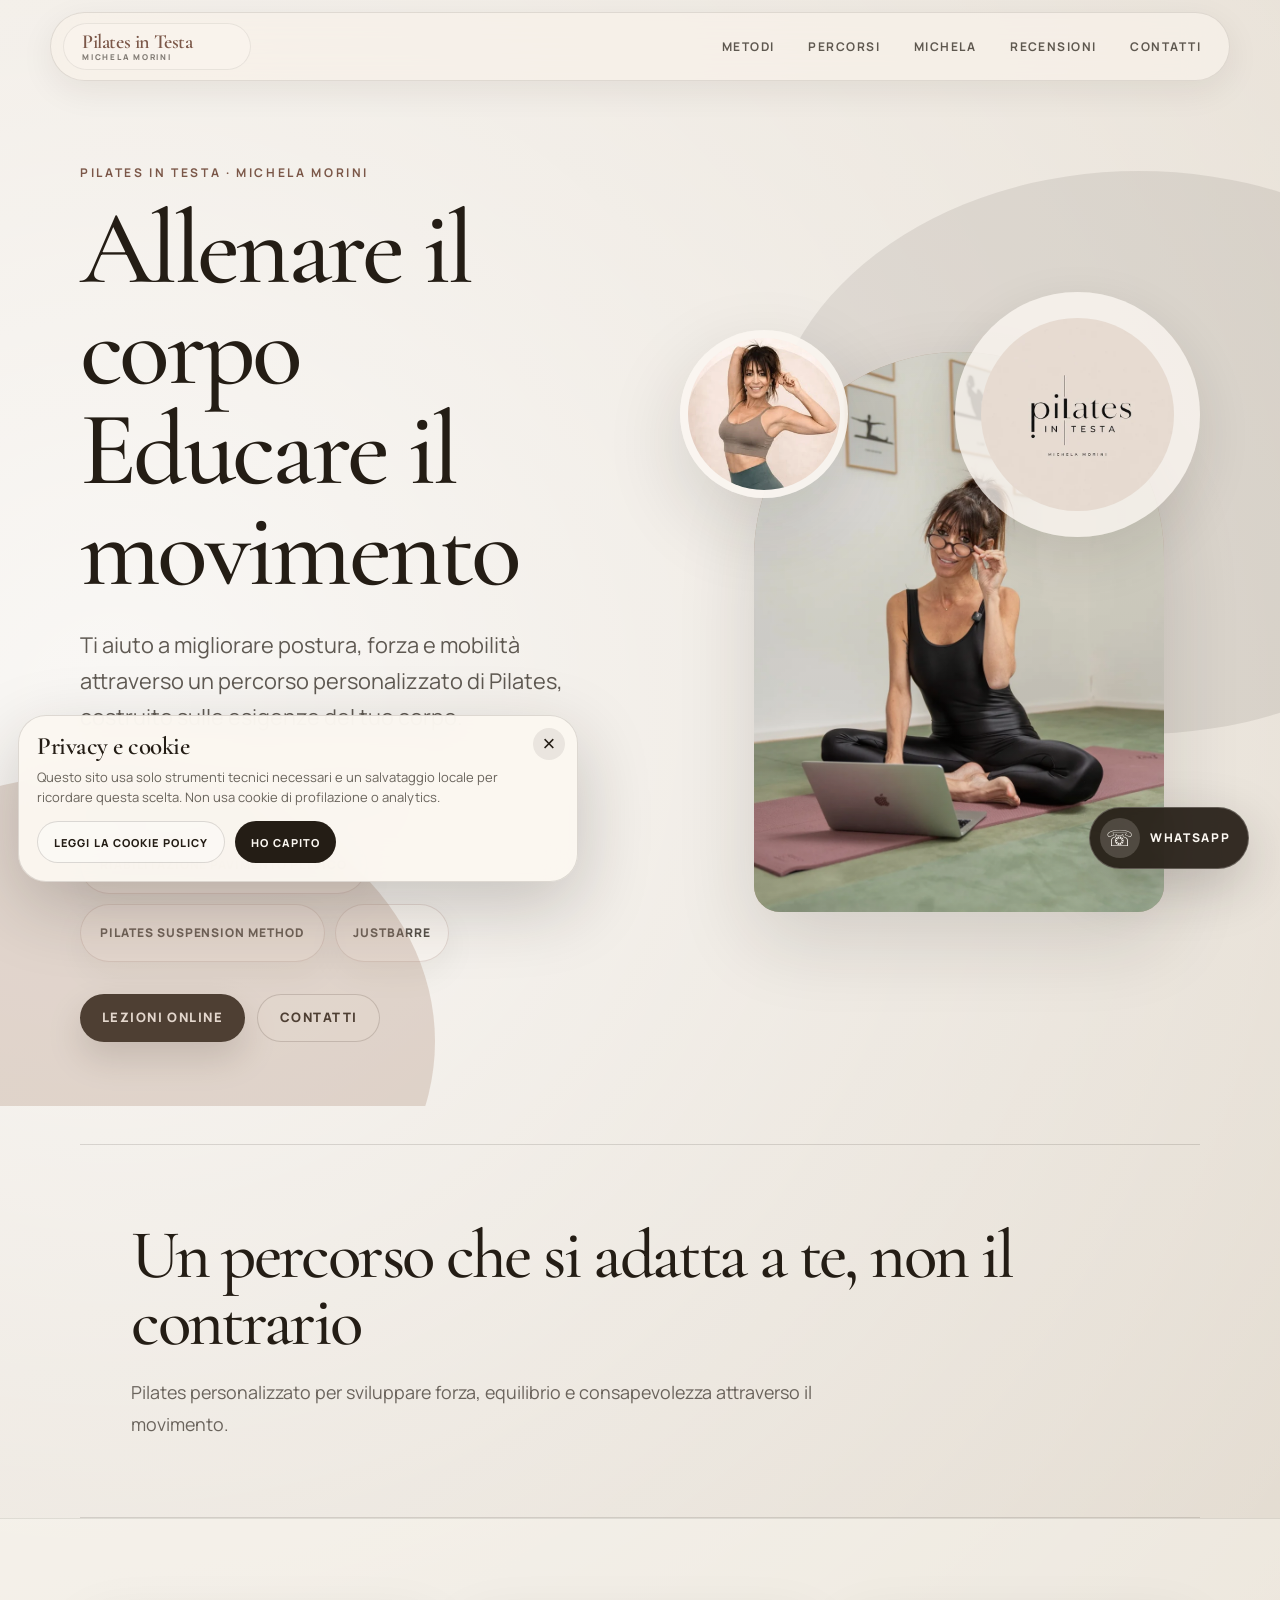
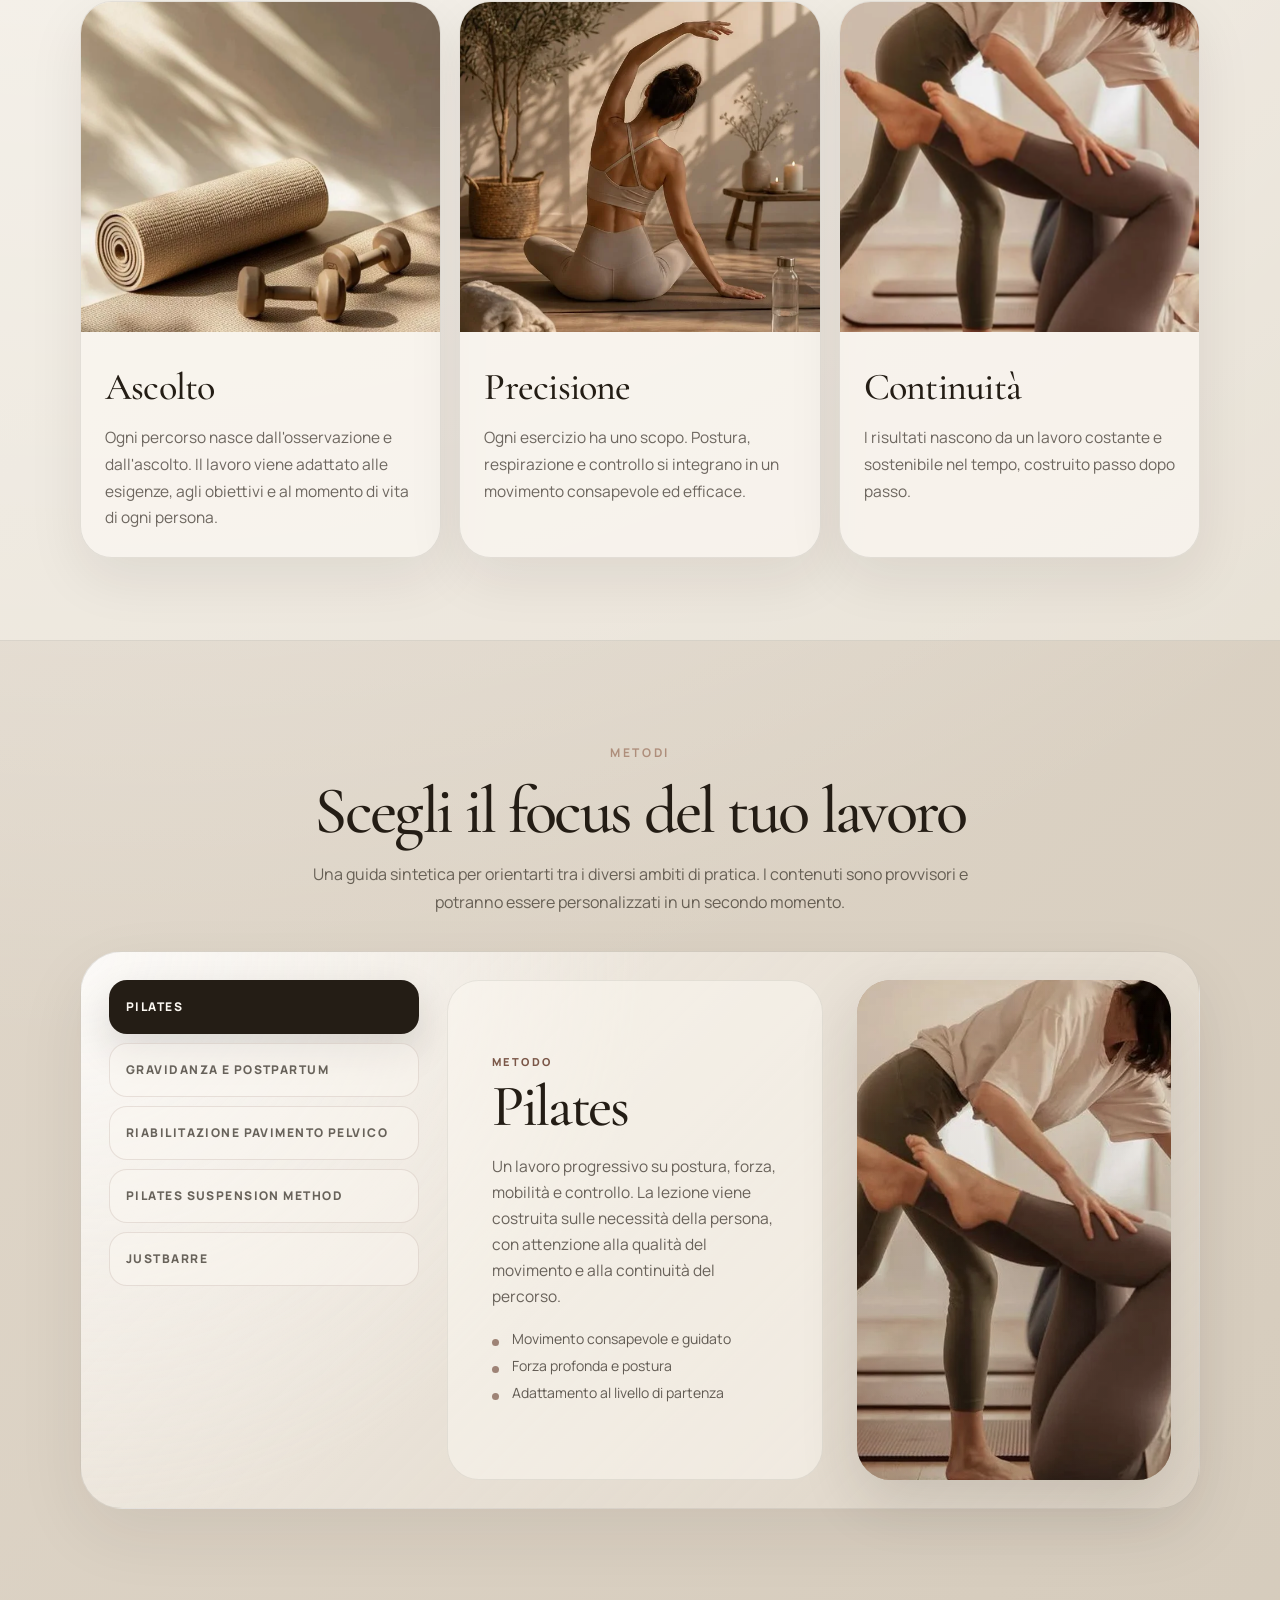
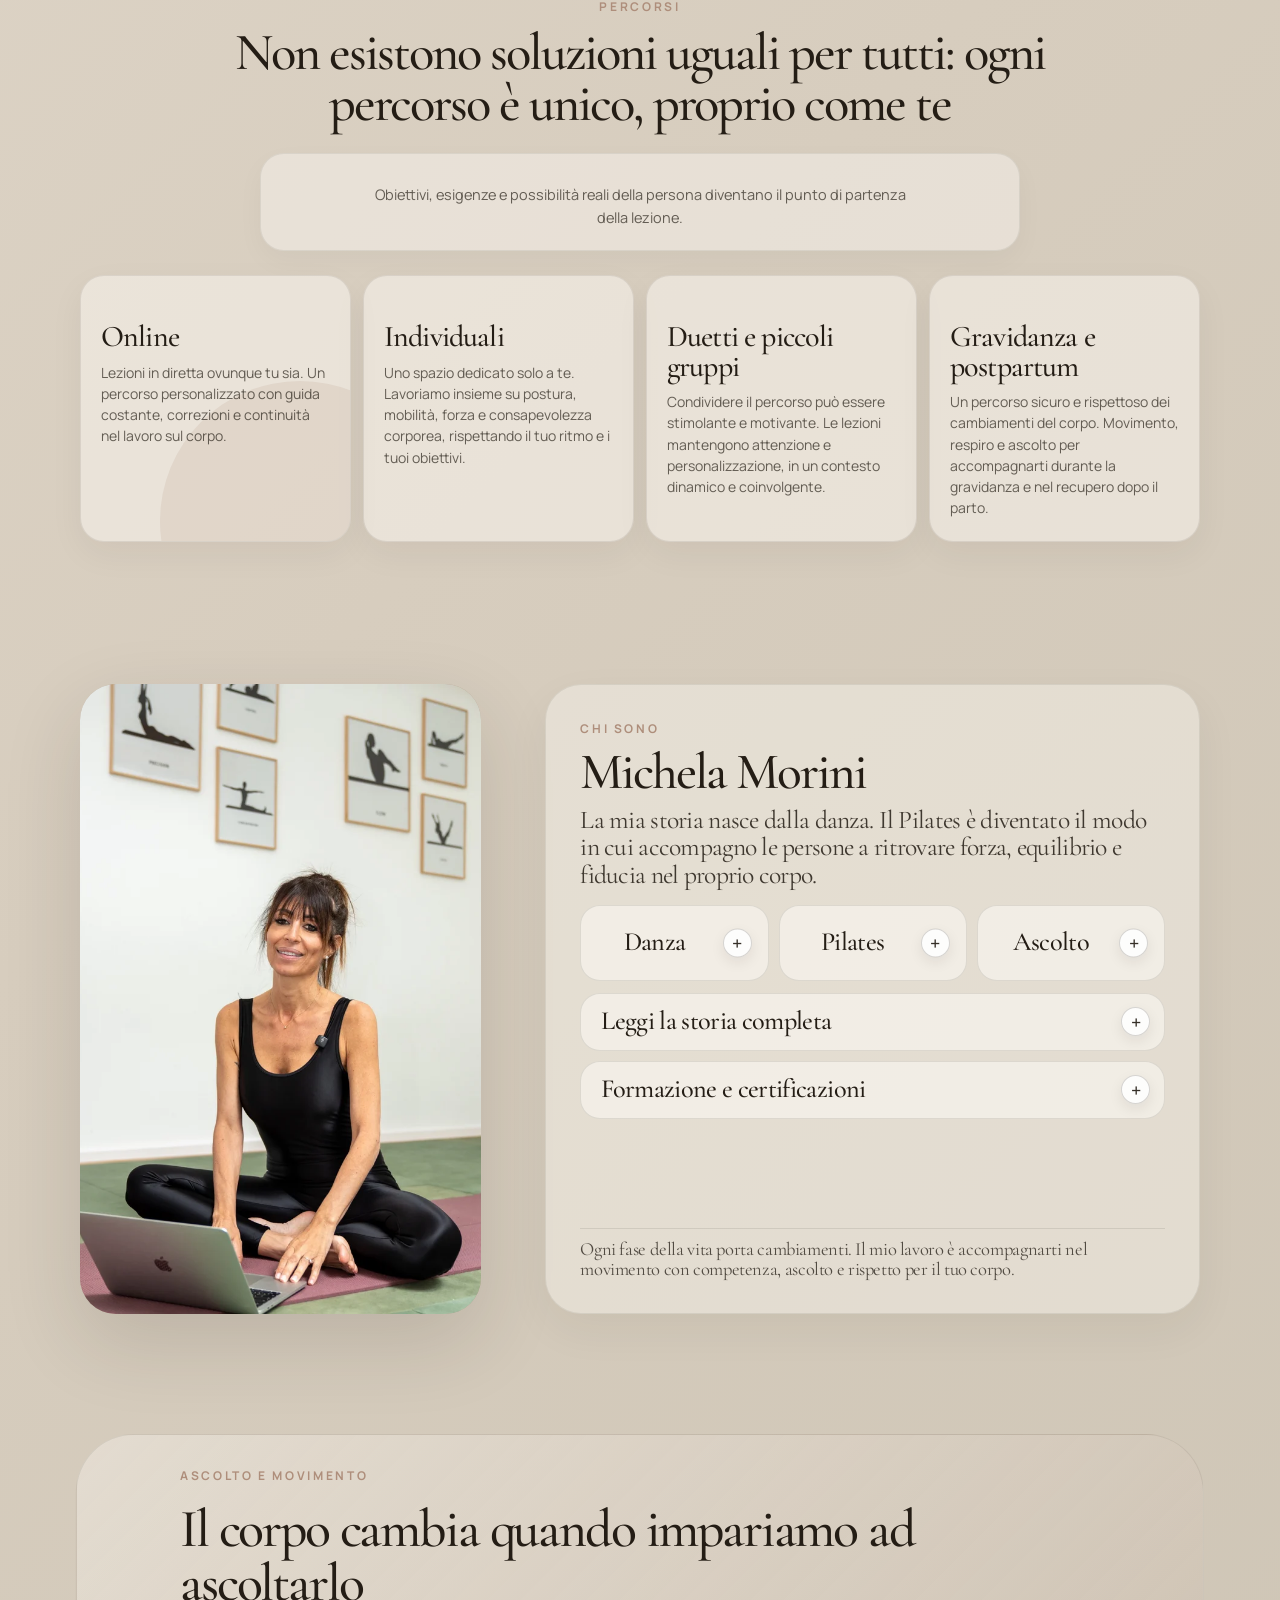
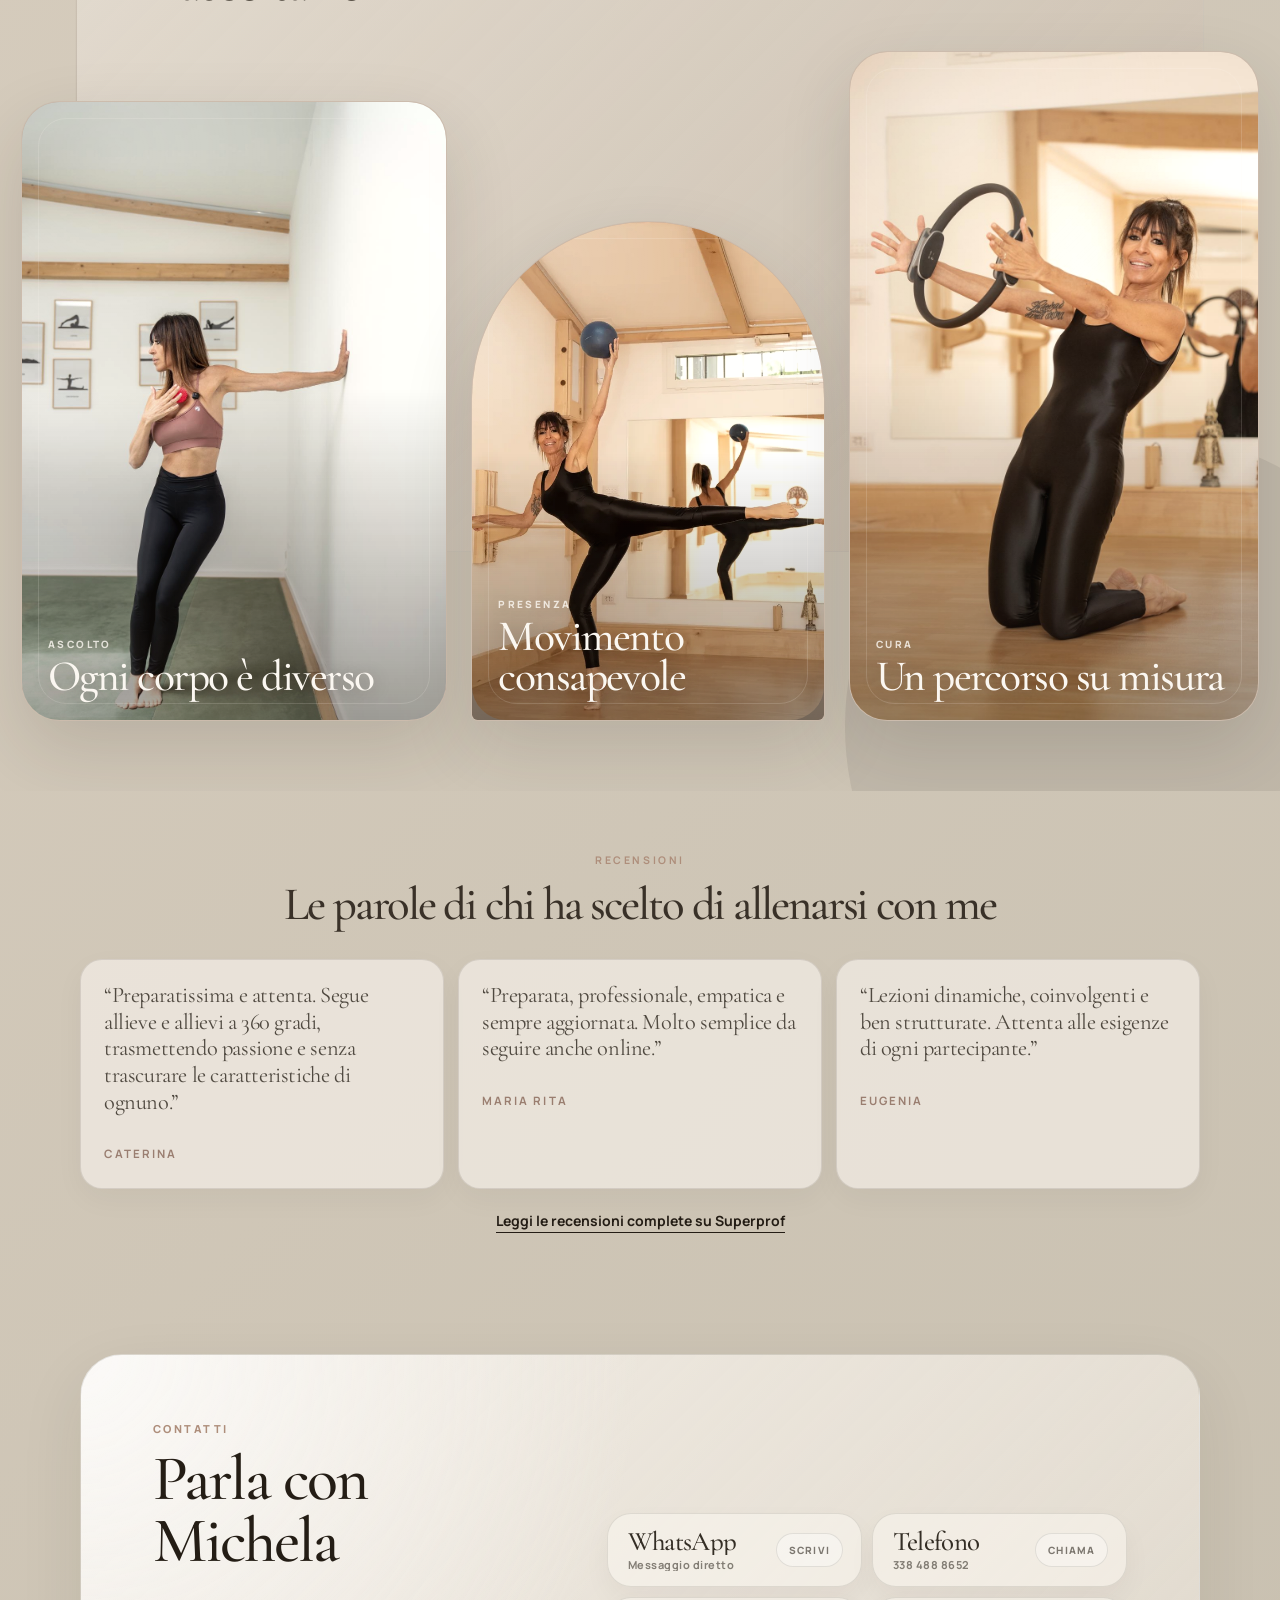
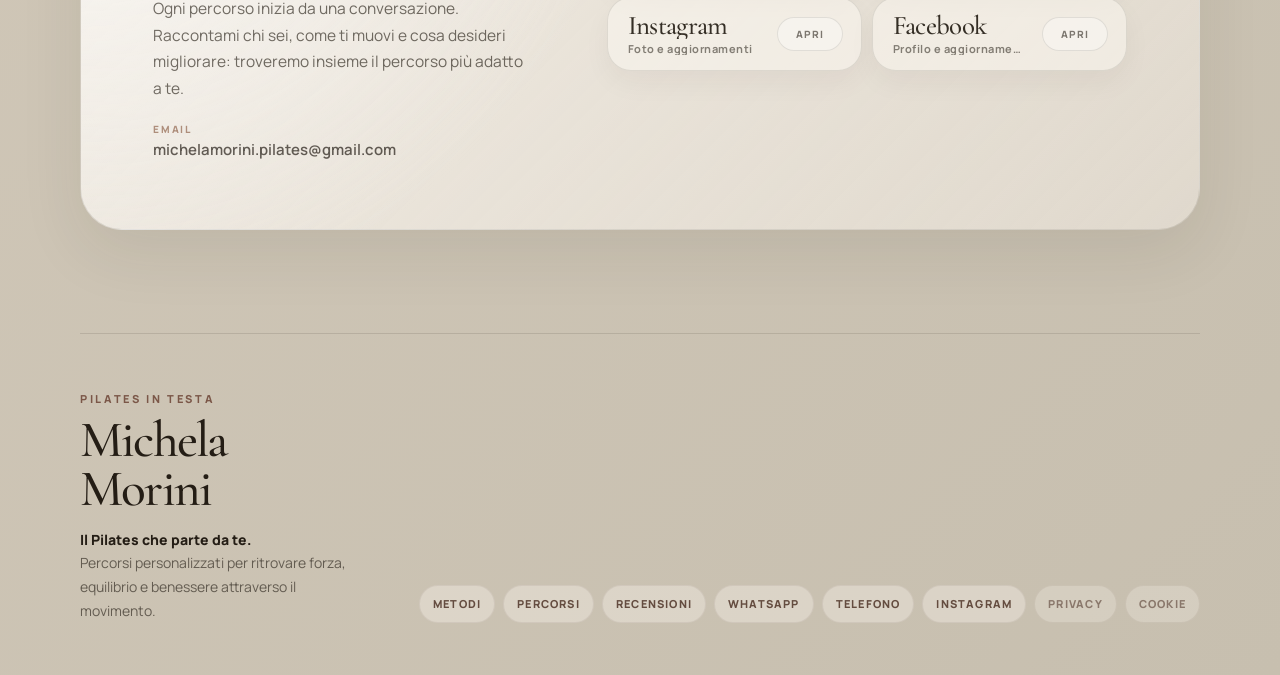
<file: index.html>
<!doctype html>
<html lang="it">
<head>
  <meta charset="utf-8" />
  <meta name="viewport" content="width=device-width, initial-scale=1" />
  <title>Michela Morini | Pilates in Testa</title>
  <meta name="description" content="Pilates in Testa di Michela Morini. Percorsi personalizzati di Pilates online, individuali, piccoli gruppi, gravidanza e postpartum." />
  <meta name="theme-color" content="#e6ddd1" />
  <meta property="og:title" content="Michela Morini | Pilates in Testa" />
  <meta property="og:description" content="Pilates, postura e movimento consapevole con Michela Morini." />
  <meta property="og:type" content="website" />
  <meta property="og:image" content="assets/img/hero-studio.webp" />
  <link rel="icon" href="assets/img/logo.webp" />
  <link rel="preconnect" href="https://fonts.googleapis.com">
  <link rel="preconnect" href="https://fonts.gstatic.com" crossorigin>
  <link href="https://fonts.googleapis.com/css2?family=Cormorant+Garamond:wght@400;500;600;700&family=Manrope:wght@300;400;500;600;700&display=swap" rel="stylesheet">
  <link rel="stylesheet" href="assets/css/style.css" />
</head>
<body>
  <header class="site-header" id="top">
    <a class="brand brand-signature" href="#top" aria-label="Pilates in Testa - torna alla home">
      <span>Pilates in Testa</span>
      <small>Michela Morini</small>
    </a>
    <button class="nav-toggle" type="button" aria-label="Apri menu" aria-expanded="false" aria-controls="site-nav">
      <span></span><span></span><span></span>
    </button>
    <nav class="site-nav" id="site-nav" aria-label="Navigazione principale">
      <a href="#metodi">Metodi</a>
      <a href="#percorsi">Percorsi</a>
      <a href="#chisono">Michela</a>
      <a href="#recensioni">Recensioni</a>
      <a href="#contatti">Contatti</a>
    </nav>
  </header>

  <main>
    <section class="hero">
      <div class="hero-bg-shape one"></div>
      <div class="hero-bg-shape two"></div>
      <div class="hero-inner">
        <div class="hero-copy reveal">
          <p class="eyebrow">Pilates in Testa · Michela Morini</p>
          <h1>Allenare il corpo<br>Educare il movimento</h1>
          <p class="lead">Ti aiuto a migliorare postura, forza e mobilità attraverso un percorso personalizzato di Pilates, costruito sulle esigenze del tuo corpo.</p>
          <div class="hero-meta hero-meta-circles" aria-label="Specializzazioni e percorsi">
            <a class="method-link" href="#metodi-pilates" data-method-target="pilates">Pilates</a>
            <a class="method-link" href="#metodi-postpartum" data-method-target="postpartum">Gravidanza e postpartum</a>
            <a class="method-link" href="#metodi-pavimento-pelvico" data-method-target="pavimento-pelvico">Riabilitazione pavimento pelvico</a>
            <a class="method-link" href="#metodi-suspension" data-method-target="suspension">Pilates Suspension Method</a>
            <a class="method-link" href="#metodi-justbarre" data-method-target="justbarre">JustBarre</a>
          </div>
          <div class="hero-actions">
            <a class="btn btn-primary" href="#percorsi">Lezioni online</a>
            <a class="btn btn-ghost" href="#contatti">Contatti</a>
          </div>
        </div>

        <div class="hero-visual reveal">
          <div class="logo-tile" aria-hidden="true"><img src="assets/img/logo.webp" alt=""></div>
          <figure class="profile-orbit">
            <img src="assets/img/profile.webp" alt="Michela Morini">
          </figure>
          <figure class="studio-card">
            <img src="assets/img/hero-studio.webp" alt="Michela Morini nello studio Pilates">
          </figure>
        </div>
      </div>
    </section>

    <section class="statement statement-refined section-shell reveal">
      <h2>Un percorso che si adatta a te, non il contrario</h2>
      <p>Pilates personalizzato per sviluppare forza, equilibrio e consapevolezza attraverso il movimento.</p>
    </section>

    <section class="feature-band">
      <div class="section-shell feature-grid">
        <article class="feature-card reveal">
          <img src="assets/img/detail-breath.webp" alt="Dettaglio pratica Pilates e respiro">
          <h3>Ascolto</h3>
          <p>Ogni percorso nasce dall'osservazione e dall'ascolto. Il lavoro viene adattato alle esigenze, agli obiettivi e al momento di vita di ogni persona.</p>
        </article>
        <article class="feature-card reveal">
          <img src="assets/img/detail-pelvis.webp" alt="Dettaglio anatomia e bacino">
          <h3>Precisione</h3>
          <p>Ogni esercizio ha uno scopo. Postura, respirazione e controllo si integrano in un movimento consapevole ed efficace.</p>
        </article>
        <article class="feature-card reveal">
          <img src="assets/img/detail-mat.webp" alt="Tappetino Pilates in ambiente luminoso">
          <h3>Continuità</h3>
          <p>I risultati nascono da un lavoro costante e sostenibile nel tempo, costruito passo dopo passo.</p>
        </article>
      </div>
    </section>

    <section class="section-shell methods-section" id="metodi">
      <div class="methods-heading reveal">
        <p class="eyebrow">Metodi</p>
        <h2>Scegli il focus del tuo lavoro</h2>
        <p>Una guida sintetica per orientarti tra i diversi ambiti di pratica. I contenuti sono provvisori e potranno essere personalizzati in un secondo momento.</p>
      </div>

      <div class="methods-layout reveal" data-methods>
        <div class="methods-tabs" role="tablist" aria-label="Seleziona un metodo">
          <button class="method-tab is-active" type="button" role="tab" id="tab-pilates" aria-selected="true" aria-controls="metodi-pilates" data-method="pilates">Pilates</button>
          <button class="method-tab" type="button" role="tab" id="tab-postpartum" aria-selected="false" aria-controls="metodi-postpartum" data-method="postpartum">Gravidanza e postpartum</button>
          <button class="method-tab" type="button" role="tab" id="tab-pavimento-pelvico" aria-selected="false" aria-controls="metodi-pavimento-pelvico" data-method="pavimento-pelvico">Riabilitazione pavimento pelvico</button>
          <button class="method-tab" type="button" role="tab" id="tab-suspension" aria-selected="false" aria-controls="metodi-suspension" data-method="suspension">Pilates Suspension Method</button>
          <button class="method-tab" type="button" role="tab" id="tab-justbarre" aria-selected="false" aria-controls="metodi-justbarre" data-method="justbarre">JustBarre</button>
        </div>

        <div class="methods-panels">
          <article class="method-panel is-active" id="metodi-pilates" role="tabpanel" aria-labelledby="tab-pilates" data-method-panel="pilates">
            <div class="method-copy">
              <p class="method-kicker">Metodo</p>
              <h3>Pilates</h3>
              <p>Un lavoro progressivo su postura, forza, mobilità e controllo. La lezione viene costruita sulle necessità della persona, con attenzione alla qualità del movimento e alla continuità del percorso.</p>
              <ul>
                <li>Movimento consapevole e guidato</li>
                <li>Forza profonda e postura</li>
                <li>Adattamento al livello di partenza</li>
              </ul>
            </div>
            <figure class="method-visual">
              <img src="assets/img/detail-mat.webp" alt="Dettaglio pratica Pilates sul tappetino">
            </figure>
          </article>

          <article class="method-panel" id="metodi-postpartum" role="tabpanel" aria-labelledby="tab-postpartum" data-method-panel="postpartum" hidden>
            <div class="method-copy">
              <p class="method-kicker">Metodo</p>
              <h3>Gravidanza e postpartum</h3>
              <p>Un percorso delicato e personalizzato per accompagnare il corpo nelle fasi di cambiamento. Respiro, ascolto e movimento aiutano a ritrovare stabilità, fiducia e presenza.</p>
              <ul>
                <li>Lavoro rispettoso dei tempi del corpo</li>
                <li>Attenzione a respiro e postura</li>
                <li>Progressione graduale e sicura</li>
              </ul>
            </div>
            <figure class="method-visual">
              <img src="assets/img/detail-breath.webp" alt="Dettaglio respiro e movimento Pilates">
            </figure>
          </article>

          <article class="method-panel" id="metodi-pavimento-pelvico" role="tabpanel" aria-labelledby="tab-pavimento-pelvico" data-method-panel="pavimento-pelvico" hidden>
            <div class="method-copy">
              <p class="method-kicker">Metodo</p>
              <h3>Riabilitazione pavimento pelvico</h3>
              <p>Un lavoro mirato sulla consapevolezza del bacino, sulla respirazione e sulla gestione del movimento. Ogni proposta viene modulata in base alle esigenze e agli obiettivi individuali.</p>
              <ul>
                <li>Educazione al movimento e al respiro</li>
                <li>Percezione e controllo del bacino</li>
                <li>Approccio graduale e personalizzato</li>
              </ul>
            </div>
            <figure class="method-visual">
              <img src="assets/img/detail-pelvis.webp" alt="Dettaglio anatomia del bacino">
            </figure>
          </article>

          <article class="method-panel" id="metodi-suspension" role="tabpanel" aria-labelledby="tab-suspension" data-method-panel="suspension" hidden>
            <div class="method-copy">
              <p class="method-kicker">Metodo</p>
              <h3>Pilates Suspension Method</h3>
              <p>Una proposta dinamica che integra il lavoro del Pilates con il supporto in sospensione. Utile per sviluppare controllo, stabilità, coordinazione e forza in modo progressivo.</p>
              <ul>
                <li>Stabilità e controllo globale</li>
                <li>Lavoro dinamico e funzionale</li>
                <li>Progressioni adattabili</li>
              </ul>
            </div>
            <figure class="method-visual">
              <img src="assets/img/movement-1.webp" alt="Pratica con attrezzo Pilates">
            </figure>
          </article>

          <article class="method-panel" id="metodi-justbarre" role="tabpanel" aria-labelledby="tab-justbarre" data-method-panel="justbarre" hidden>
            <div class="method-copy">
              <p class="method-kicker">Metodo</p>
              <h3>JustBarre</h3>
              <p>Un lavoro elegante e intenso ispirato alla sbarra, pensato per migliorare tono, allineamento, coordinazione e presenza del corpo. La pratica può essere modulata in base al livello.</p>
              <ul>
                <li>Controllo, ritmo e precisione</li>
                <li>Tono muscolare e allineamento</li>
                <li>Energia e fluidità del movimento</li>
              </ul>
            </div>
            <figure class="method-visual">
              <img src="assets/img/ascolto.webp" alt="Esercizio alla sbarra">
            </figure>
          </article>
        </div>
      </div>
    </section>

    <section class="section-shell cards-section" id="percorsi">
      <div class="center-heading reveal">
        <p class="eyebrow">Percorsi</p>
        <h2>Non esistono soluzioni uguali per tutti: ogni percorso è unico, proprio come te</h2>
      </div>
      <div class="path-insight reveal">
        <p>Obiettivi, esigenze e possibilità reali della persona diventano il punto di partenza della lezione.</p>
      </div>
      <div class="cards-grid cards-grid-priority">
        <article class="service-card service-card-online reveal">
          <h3>Online</h3>
          <p>Lezioni in diretta ovunque tu sia. Un percorso personalizzato con guida costante, correzioni e continuità nel lavoro sul corpo.</p>
        </article>
        <article class="service-card reveal">
          <h3>Individuali</h3>
          <p>Uno spazio dedicato solo a te. Lavoriamo insieme su postura, mobilità, forza e consapevolezza corporea, rispettando il tuo ritmo e i tuoi obiettivi.</p>
        </article>
        <article class="service-card reveal">
          <h3>Duetti e piccoli gruppi</h3>
          <p>Condividere il percorso può essere stimolante e motivante. Le lezioni mantengono attenzione e personalizzazione, in un contesto dinamico e coinvolgente.</p>
        </article>
        <article class="service-card reveal">
          <h3>Gravidanza e postpartum</h3>
          <p>Un percorso sicuro e rispettoso dei cambiamenti del corpo. Movimento, respiro e ascolto per accompagnarti durante la gravidanza e nel recupero dopo il parto.</p>
        </article>
      </div>
    </section>

    <section class="section-shell about about-redesigned about-compact" id="chisono">
      <div class="about-media about-media-sticky reveal">
        <img src="assets/img/about.webp" alt="Michela Morini durante una lezione online">
      </div>

      <div class="about-copy about-copy-card reveal">
        <p class="eyebrow">Chi sono</p>
        <h2>Michela Morini</h2>

        <p class="about-lead">La mia storia nasce dalla danza. Il Pilates è diventato il modo in cui accompagno le persone a ritrovare forza, equilibrio e fiducia nel proprio corpo.</p>

        <div class="about-mini-grid" aria-label="Approfondimenti rapidi sul profilo di Michela Morini">
          <button class="about-mini-card" type="button" data-about-topic="danza" aria-expanded="false" aria-controls="about-overlay-panel">
            <span class="about-mini-title">Danza</span>
            <span class="about-mini-plus" aria-hidden="true">+</span>
          </button>
          <button class="about-mini-card" type="button" data-about-topic="pilates" aria-expanded="false" aria-controls="about-overlay-panel">
            <span class="about-mini-title">Pilates</span>
            <span class="about-mini-plus" aria-hidden="true">+</span>
          </button>
          <button class="about-mini-card" type="button" data-about-topic="ascolto" aria-expanded="false" aria-controls="about-overlay-panel">
            <span class="about-mini-title">Ascolto</span>
            <span class="about-mini-plus" aria-hidden="true">+</span>
          </button>
        </div>

        <div class="about-extra-stack" aria-label="Sezioni compatte espandibili">
          <button class="about-extra-card" type="button" data-about-topic="storia" aria-expanded="false" aria-controls="about-overlay-panel">
            <span>Leggi la storia completa</span>
            <em aria-hidden="true">+</em>
          </button>
          <button class="about-extra-card" type="button" data-about-topic="formazione" aria-expanded="false" aria-controls="about-overlay-panel">
            <span>Formazione e certificazioni</span>
            <em aria-hidden="true">+</em>
          </button>
        </div>

        <p class="about-micro-quote">Ogni fase della vita porta cambiamenti. Il mio lavoro è accompagnarti nel movimento con competenza, ascolto e rispetto per il tuo corpo.</p>

        <div class="about-overlay" id="about-overlay-panel" role="dialog" aria-modal="true" aria-hidden="true" tabindex="-1">
          <button class="about-overlay-close" type="button" aria-label="Chiudi approfondimento">×</button>
          <p class="about-overlay-kicker">Approfondimento</p>
          <h3>Seleziona una voce</h3>
          <div class="about-overlay-text"></div>
        </div>

        <div class="about-topic-contents" hidden>
          <div data-about-content="danza" data-kicker="Danza" data-title="Danza">
            <p>Una formazione professionale nel movimento, nella precisione e nella presenza del corpo.</p>
          </div>
          <div data-about-content="pilates" data-kicker="Pilates" data-title="Pilates">
            <p>Un incontro nato dopo un infortunio e trasformato in metodo, passione e lavoro quotidiano.</p>
          </div>
          <div data-about-content="ascolto" data-kicker="Ascolto" data-title="Ascolto">
            <p>Ogni percorso viene adattato alla persona, ai suoi obiettivi e al momento di vita che attraversa.</p>
          </div>
          <div data-about-content="storia" data-kicker="Storia completa" data-title="La mia storia completa">
            <p>La mia storia professionale nasce dalla danza. Per anni ho lavorato come ballerina professionista e insegnante di danza, sviluppando una profonda conoscenza del corpo, del movimento e della sua capacità di esprimere forza, equilibrio ed emozione.</p>
            <p>L'incontro con il Pilates è avvenuto in seguito a un infortunio. Quella che inizialmente era una pratica di recupero si è trasformata in una vera passione e in una nuova strada professionale. Ho scoperto un metodo capace non solo di migliorare la condizione fisica, ma anche di creare una connessione più profonda con il proprio corpo e il proprio benessere.</p>
            <p>Da questa esperienza è nato il mio modo di insegnare: un approccio che unisce la precisione acquisita attraverso la danza all'ascolto, all'empatia e alla personalizzazione del lavoro.</p>
            <p>Credo che ogni persona sia unica e che ogni percorso debba essere costruito sulle sue esigenze, sui suoi obiettivi e sul momento di vita che sta attraversando. Per questo ogni lezione viene adattata individualmente, con attenzione e cura.</p>
            <p>Oggi accompagno persone con esigenze e obiettivi diversi attraverso percorsi personalizzati, aiutandole a sviluppare forza, mobilità, consapevolezza e fiducia nel proprio corpo.</p>
            <p>Per me il movimento non è ricerca della perfezione, ma uno strumento per stare bene, sentirsi forti e vivere il proprio corpo con maggiore libertà e armonia.</p>
          </div>
          <div data-about-content="formazione" data-kicker="Formazione" data-title="Formazione e certificazioni">
            <ul class="training-tags training-tags-compact">
              <li>Diploma internazionale di Pilates presso Polestar Pilates</li>
              <li>Certificazione PSM – Pilates Suspension Method</li>
              <li>Certificazione Just Barre</li>
              <li>Formazione specialistica in gravidanza e postpartum</li>
              <li>Formazione sul pavimento pelvico</li>
              <li>Movimento adattato all'osteoporosi</li>
              <li>Precedente formazione e attività professionale nella danza</li>
            </ul>
          </div>
        </div>
      </div>
    </section>

    <section class="gallery-section studio-movement" aria-labelledby="studio-movement-title">
      <div class="section-shell gallery-head reveal">
        <p class="eyebrow">Ascolto e movimento</p>
        <h2 id="studio-movement-title">Il corpo cambia quando impariamo ad ascoltarlo</h2>
      </div>
      <div class="gallery-row gallery-editorial" aria-label="Galleria ascolto e movimento">
        <figure class="photo-card photo-card-large reveal">
          <img src="assets/img/ascolto.webp" alt="Michela durante un esercizio alla sbarra">
          <figcaption><span>Ascolto</span><strong>Ogni corpo è diverso</strong></figcaption>
        </figure>
        <figure class="photo-card photo-card-soft reveal">
          <img src="assets/img/movement-1.webp" alt="Michela durante una pratica con Pilates ring">
          <figcaption><span>Presenza</span><strong>Movimento consapevole</strong></figcaption>
        </figure>
        <figure class="photo-card photo-card-tall reveal">
          <img src="assets/img/lacura.webp" alt="Ritratto di Michela Morini nello studio">
          <figcaption><span>Cura</span><strong>Un percorso su misura</strong></figcaption>
        </figure>
      </div>
    </section>


    <section class="section-shell reviews" id="recensioni">
      <div class="center-heading reveal">
        <p class="eyebrow">Recensioni</p>
        <h2>Le parole di chi ha scelto di allenarsi con me</h2>
      </div>
      <div class="reviews-grid">
        <article class="review-card reveal">
          <p>“Preparatissima e attenta. Segue allieve e allievi a 360 gradi, trasmettendo passione e senza trascurare le caratteristiche di ognuno.”</p>
          <strong>Caterina</strong>
        </article>
        <article class="review-card reveal">
          <p>“Preparata, professionale, empatica e sempre aggiornata. Molto semplice da seguire anche online.”</p>
          <strong>Maria Rita</strong>
        </article>
        <article class="review-card reveal">
          <p>“Lezioni dinamiche, coinvolgenti e ben strutturate. Attenta alle esigenze di ogni partecipante.”</p>
          <strong>Eugenia</strong>
        </article>
      </div>
      <a class="text-link reveal" href="https://www.superprof.it/insegnante-pilates-certificata-diploma-internazionale-polestar-pilates-specializzata-anche-gravidanza-post-gravidanza.html" target="_blank" rel="noopener">Leggi le recensioni complete su Superprof</a>
    </section>

    <section class="section-shell contact contact-clean" id="contatti">
      <div class="contact-panel-clean reveal">
        <div class="contact-copy-clean">
          <p class="eyebrow">Contatti</p>
          <h2>Parla con Michela</h2>
          <p>Ogni percorso inizia da una conversazione. Raccontami chi sei, come ti muovi e cosa desideri migliorare: troveremo insieme il percorso più adatto a te.</p>
          <p class="contact-email-note"><span>Email</span><strong>michelamorini.pilates@gmail.com</strong></p>
        </div>

        <div class="contact-list-clean" aria-label="Recapiti Michela Morini">
          <a class="contact-row-clean" href="https://wa.me/393384888652?text=Ciao%20Michela%2C%20vorrei%20informazioni%20sulle%20lezioni%20di%20Pilates" target="_blank" rel="noopener" aria-label="Scrivi a Michela su WhatsApp">
            <span class="contact-row-text">
              <strong>WhatsApp</strong>
              <small>Messaggio diretto</small>
            </span>
            <span class="contact-row-action">Scrivi</span>
          </a>

          <a class="contact-row-clean" href="tel:+393384888652" aria-label="Chiama Michela al numero 338 488 8652">
            <span class="contact-row-text">
              <strong>Telefono</strong>
              <small>338 488 8652</small>
            </span>
            <span class="contact-row-action">Chiama</span>
          </a>


          <a class="contact-row-clean" href="https://www.instagram.com/michelamorini.pilates/" target="_blank" rel="noopener" aria-label="Apri Instagram Michela Morini Pilates">
            <span class="contact-row-text">
              <strong>Instagram</strong>
              <small>Foto e aggiornamenti</small>
            </span>
            <span class="contact-row-action">Apri</span>
          </a>

          <a class="contact-row-clean" href="https://www.facebook.com/michela.morini.5?utm_source=ig&utm_medium=social&utm_content=link_in_bio" target="_blank" rel="noopener" aria-label="Apri Facebook Michela Morini">
            <span class="contact-row-text">
              <strong>Facebook</strong>
              <small>Profilo e aggiornamenti</small>
            </span>
            <span class="contact-row-action">Apri</span>
          </a>
        </div>
      </div>
    </section>
  </main>

  <footer class="site-footer">
    <div class="footer-brand">
      <span class="footer-kicker">Pilates in Testa</span>
      <strong>Michela Morini</strong>
      <p><b>Il Pilates che parte da te.</b><br>Percorsi personalizzati per ritrovare forza, equilibrio e benessere attraverso il movimento.</p>
    </div>
    <div class="footer-links" aria-label="Collegamenti footer">
      <a href="#metodi">Metodi</a>
      <a href="#percorsi">Percorsi</a>
      <a href="#recensioni">Recensioni</a>
      <a href="https://wa.me/393384888652?text=Ciao%20Michela%2C%20vorrei%20informazioni%20sulle%20lezioni%20di%20Pilates" target="_blank" rel="noopener">WhatsApp</a>
      <a href="tel:+393384888652" aria-label="Chiama Michela al numero 338 488 8652">Telefono</a>
      <a href="https://www.instagram.com/michelamorini.pilates/" target="_blank" rel="noopener">Instagram</a>
      <a href="privacy.html">Privacy</a>
      <a href="cookie-policy.html">Cookie</a>
    </div>
  </footer>

  <a class="floating-whatsapp" href="https://wa.me/393384888652?text=Ciao%20Michela%2C%20vorrei%20informazioni%20sulle%20lezioni%20di%20Pilates" target="_blank" rel="noopener" aria-label="Scrivi a Michela Morini su WhatsApp">
    <span class="floating-whatsapp-icon" aria-hidden="true">☏</span>
    <span class="floating-whatsapp-text">WhatsApp</span>
  </a>

  <script src="assets/js/main.js"></script>
</body>
</html>
</file>
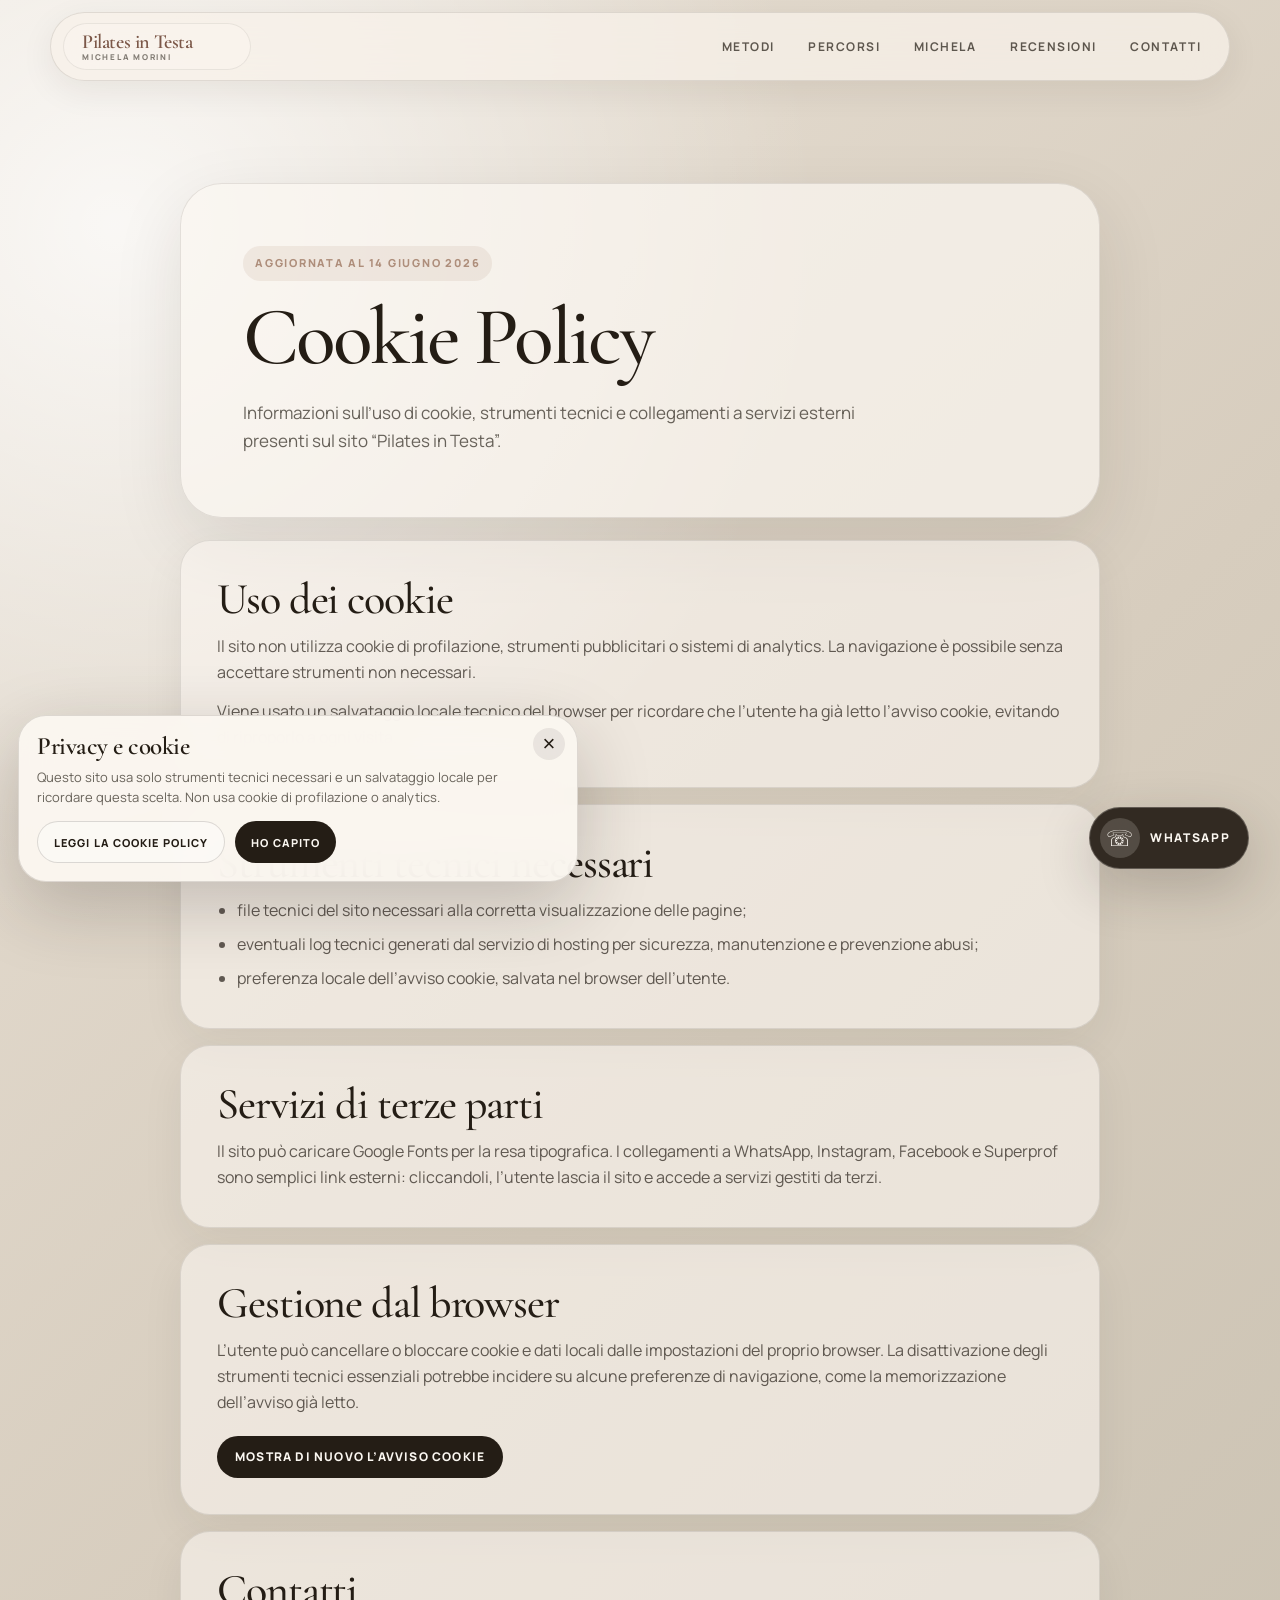
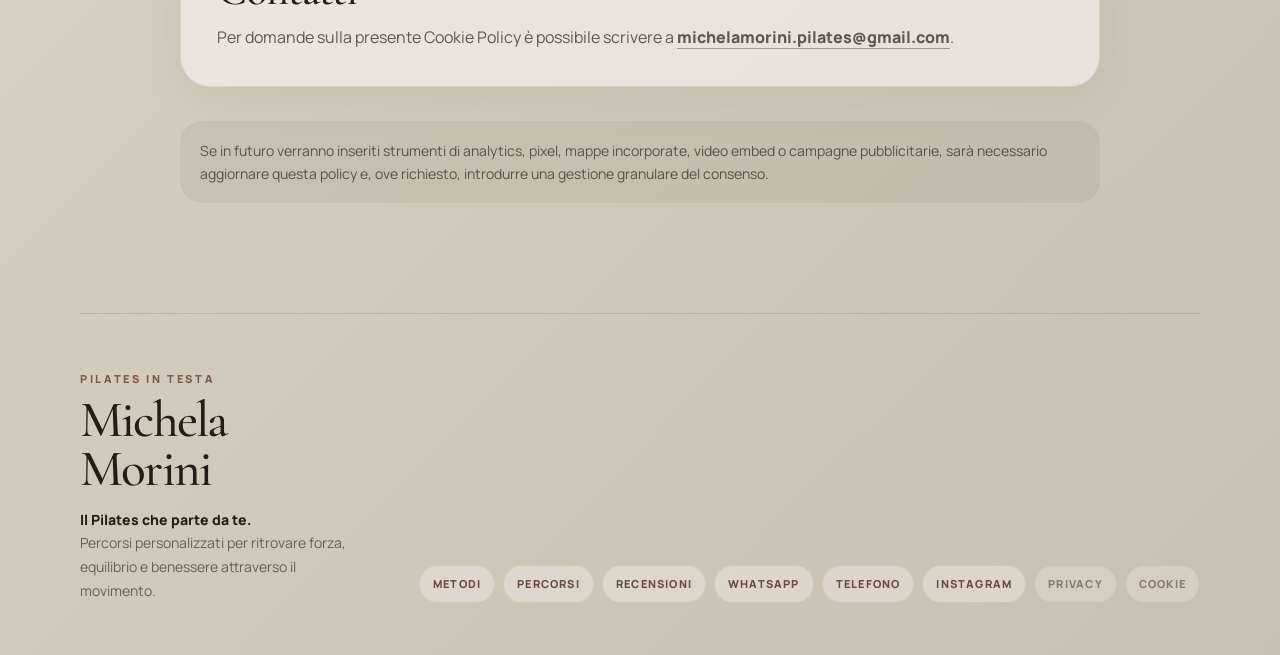
<file: cookie-policy.html>
<!doctype html>
<html lang="it">
<head>
  <meta charset="utf-8" />
  <meta name="viewport" content="width=device-width, initial-scale=1" />
  <meta name="theme-color" content="#e6ddd1" />
  <link rel="icon" href="assets/img/logo.webp" />
  <link rel="preconnect" href="https://fonts.googleapis.com">
  <link rel="preconnect" href="https://fonts.gstatic.com" crossorigin>
  <link href="https://fonts.googleapis.com/css2?family=Cormorant+Garamond:wght@400;500;600;700&family=Manrope:wght@300;400;500;600;700&display=swap" rel="stylesheet">
  <link rel="stylesheet" href="assets/css/style.css" />
  <title>Cookie Policy | Pilates in Testa</title>
  <meta name="description" content="Cookie Policy del sito Pilates in Testa di Michela Morini." />
</head>
<body>
  <header class="site-header" id="top">
    <a class="brand brand-signature" href="index.html#top" aria-label="Pilates in Testa - torna alla home">
      <span>Pilates in Testa</span>
      <small>Michela Morini</small>
    </a>
    <button class="nav-toggle" type="button" aria-label="Apri menu" aria-expanded="false" aria-controls="site-nav">
      <span></span><span></span><span></span>
    </button>
    <nav class="site-nav" id="site-nav" aria-label="Navigazione principale">
      <a href="index.html#metodi">Metodi</a>
      <a href="index.html#percorsi">Percorsi</a>
      <a href="index.html#chisono">Michela</a>
      <a href="index.html#recensioni">Recensioni</a>
      <a href="index.html#contatti">Contatti</a>
    </nav>
  </header>

  <main class="legal-page">
    <div class="legal-shell">
      <section class="legal-hero reveal">
        <span class="legal-updated">Aggiornata al 14 giugno 2026</span>
        <h1>Cookie Policy</h1>
        <p>Informazioni sull’uso di cookie, strumenti tecnici e collegamenti a servizi esterni presenti sul sito “Pilates in Testa”.</p>
      </section>

      <div class="legal-content">
        <section class="legal-card reveal">
          <h2>Uso dei cookie</h2>
          <p>Il sito non utilizza cookie di profilazione, strumenti pubblicitari o sistemi di analytics. La navigazione è possibile senza accettare strumenti non necessari.</p>
          <p>Viene usato un salvataggio locale tecnico del browser per ricordare che l’utente ha già letto l’avviso cookie, evitando di riproporlo a ogni visita.</p>
        </section>

        <section class="legal-card reveal">
          <h2>Strumenti tecnici necessari</h2>
          <ul>
            <li>file tecnici del sito necessari alla corretta visualizzazione delle pagine;</li>
            <li>eventuali log tecnici generati dal servizio di hosting per sicurezza, manutenzione e prevenzione abusi;</li>
            <li>preferenza locale dell’avviso cookie, salvata nel browser dell’utente.</li>
          </ul>
        </section>

        <section class="legal-card reveal">
          <h2>Servizi di terze parti</h2>
          <p>Il sito può caricare Google Fonts per la resa tipografica. I collegamenti a WhatsApp, Instagram, Facebook e Superprof sono semplici link esterni: cliccandoli, l’utente lascia il sito e accede a servizi gestiti da terzi.</p>
        </section>

        <section class="legal-card reveal">
          <h2>Gestione dal browser</h2>
          <p>L’utente può cancellare o bloccare cookie e dati locali dalle impostazioni del proprio browser. La disattivazione degli strumenti tecnici essenziali potrebbe incidere su alcune preferenze di navigazione, come la memorizzazione dell’avviso già letto.</p>
          <button class="legal-inline-action" type="button" data-cookie-reset>Mostra di nuovo l’avviso cookie</button>
        </section>

        <section class="legal-card reveal">
          <h2>Contatti</h2>
          <p>Per domande sulla presente Cookie Policy è possibile scrivere a <a href="mailto:michelamorini.pilates@gmail.com">michelamorini.pilates@gmail.com</a>.</p>
        </section>

        <p class="legal-note">Se in futuro verranno inseriti strumenti di analytics, pixel, mappe incorporate, video embed o campagne pubblicitarie, sarà necessario aggiornare questa policy e, ove richiesto, introdurre una gestione granulare del consenso.</p>
      </div>
    </div>
  </main>

  <footer class="site-footer">
    <div class="footer-brand">
      <span class="footer-kicker">Pilates in Testa</span>
      <strong>Michela Morini</strong>
      <p><b>Il Pilates che parte da te.</b><br>Percorsi personalizzati per ritrovare forza, equilibrio e benessere attraverso il movimento.</p>
    </div>
    <div class="footer-links" aria-label="Collegamenti footer">
      <a href="index.html#metodi">Metodi</a>
      <a href="index.html#percorsi">Percorsi</a>
      <a href="index.html#recensioni">Recensioni</a>
      <a href="https://wa.me/393384888652?text=Ciao%20Michela%2C%20vorrei%20informazioni%20sulle%20lezioni%20di%20Pilates" target="_blank" rel="noopener">WhatsApp</a>
      <a href="tel:+393384888652" aria-label="Chiama Michela al numero 338 488 8652">Telefono</a>
      <a href="https://www.instagram.com/michelamorini.pilates/" target="_blank" rel="noopener">Instagram</a>
      <a href="privacy.html">Privacy</a>
      <a href="cookie-policy.html">Cookie</a>
    </div>
  </footer>

  <a class="floating-whatsapp" href="https://wa.me/393384888652?text=Ciao%20Michela%2C%20vorrei%20informazioni%20sulle%20lezioni%20di%20Pilates" target="_blank" rel="noopener" aria-label="Scrivi a Michela Morini su WhatsApp">
    <span class="floating-whatsapp-icon" aria-hidden="true">☏</span>
    <span class="floating-whatsapp-text">WhatsApp</span>
  </a>

  <script src="assets/js/main.js"></script>
</body>
</html>
</file>
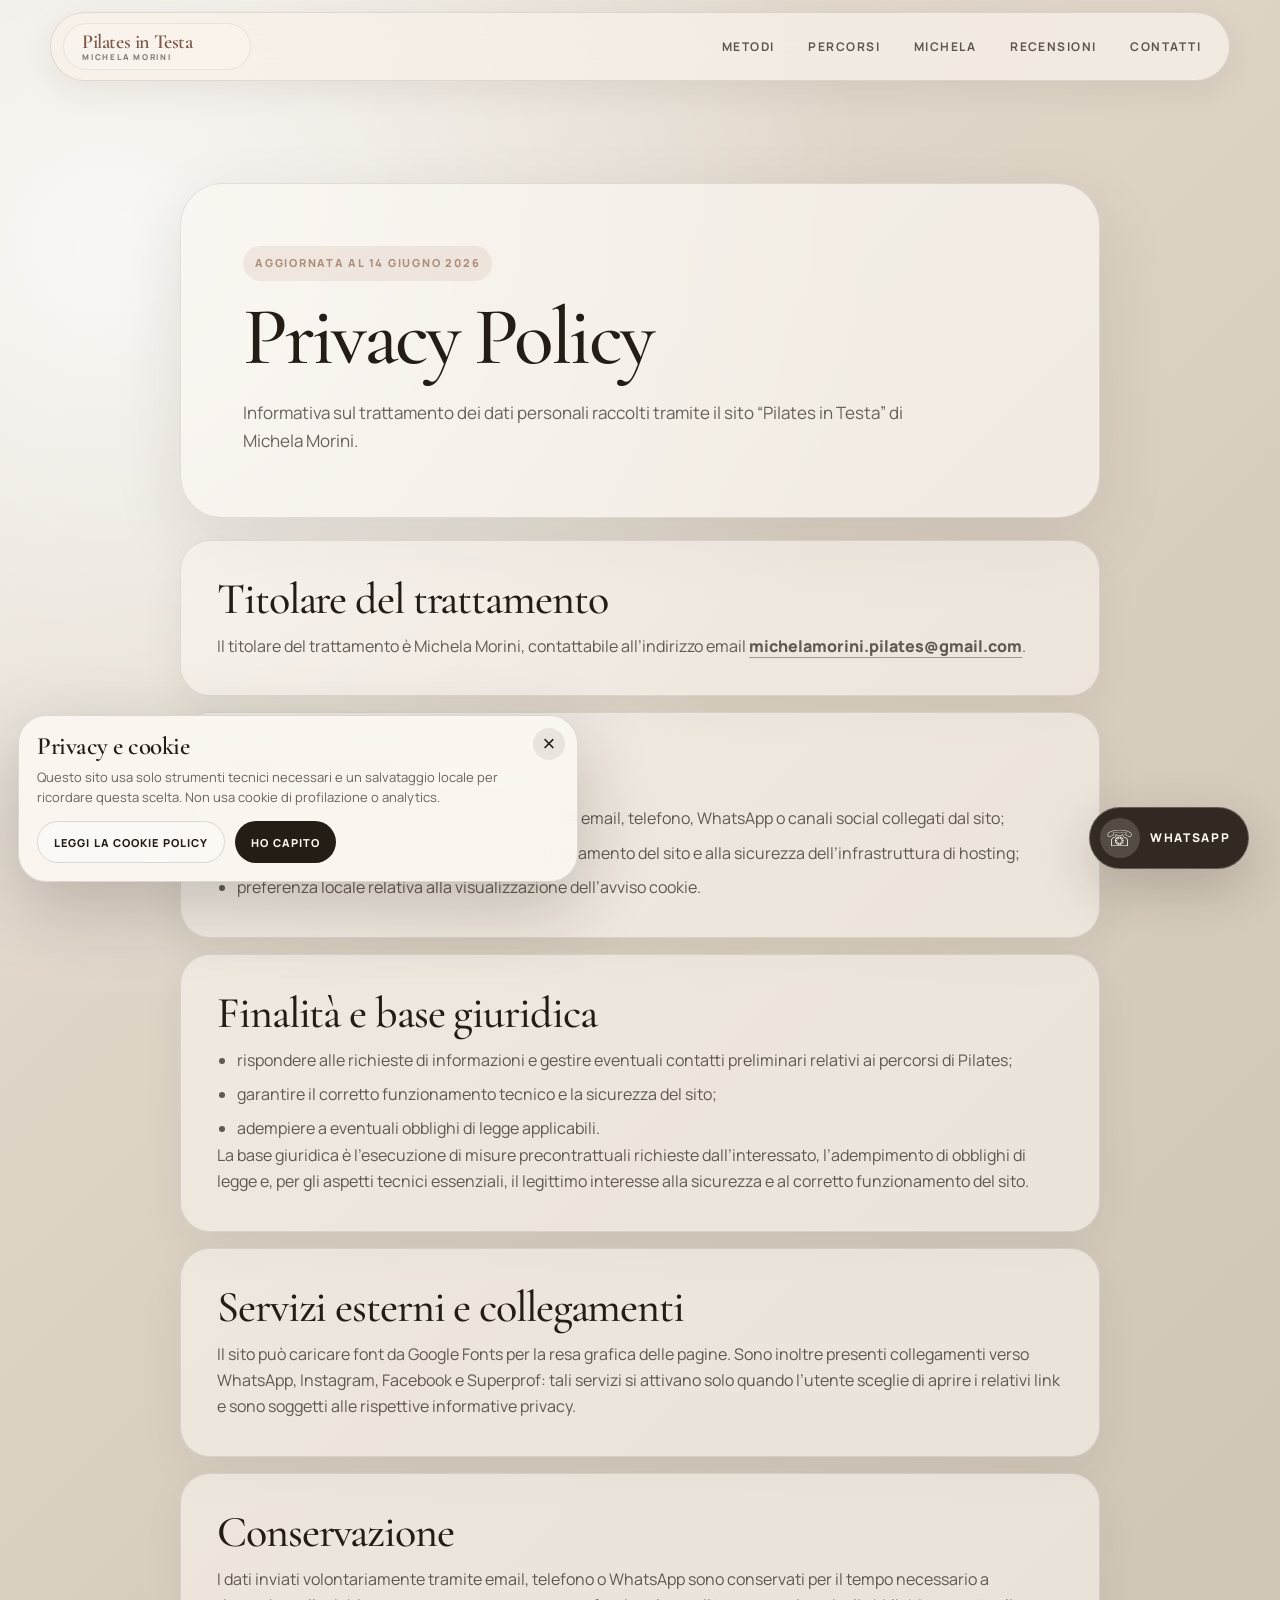
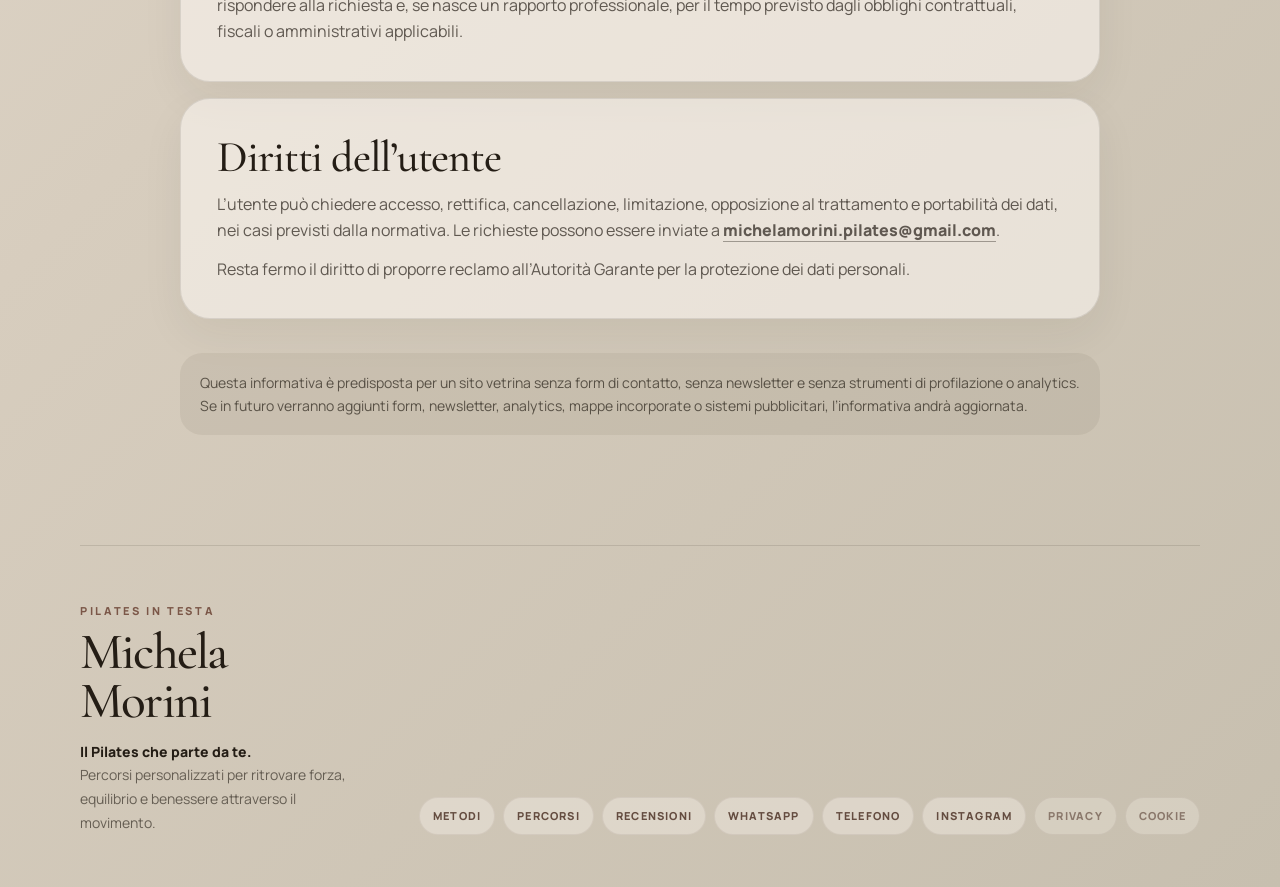
<file: privacy.html>
<!doctype html>
<html lang="it">
<head>
  <meta charset="utf-8" />
  <meta name="viewport" content="width=device-width, initial-scale=1" />
  <meta name="theme-color" content="#e6ddd1" />
  <link rel="icon" href="assets/img/logo.webp" />
  <link rel="preconnect" href="https://fonts.googleapis.com">
  <link rel="preconnect" href="https://fonts.gstatic.com" crossorigin>
  <link href="https://fonts.googleapis.com/css2?family=Cormorant+Garamond:wght@400;500;600;700&family=Manrope:wght@300;400;500;600;700&display=swap" rel="stylesheet">
  <link rel="stylesheet" href="assets/css/style.css" />
  <title>Privacy Policy | Pilates in Testa</title>
  <meta name="description" content="Privacy Policy del sito Pilates in Testa di Michela Morini." />
</head>
<body>
  <header class="site-header" id="top">
    <a class="brand brand-signature" href="index.html#top" aria-label="Pilates in Testa - torna alla home">
      <span>Pilates in Testa</span>
      <small>Michela Morini</small>
    </a>
    <button class="nav-toggle" type="button" aria-label="Apri menu" aria-expanded="false" aria-controls="site-nav">
      <span></span><span></span><span></span>
    </button>
    <nav class="site-nav" id="site-nav" aria-label="Navigazione principale">
      <a href="index.html#metodi">Metodi</a>
      <a href="index.html#percorsi">Percorsi</a>
      <a href="index.html#chisono">Michela</a>
      <a href="index.html#recensioni">Recensioni</a>
      <a href="index.html#contatti">Contatti</a>
    </nav>
  </header>

  <main class="legal-page">
    <div class="legal-shell">
      <section class="legal-hero reveal">
        <span class="legal-updated">Aggiornata al 14 giugno 2026</span>
        <h1>Privacy Policy</h1>
        <p>Informativa sul trattamento dei dati personali raccolti tramite il sito “Pilates in Testa” di Michela Morini.</p>
      </section>

      <div class="legal-content">
        <section class="legal-card reveal">
          <h2>Titolare del trattamento</h2>
          <p>Il titolare del trattamento è Michela Morini, contattabile all’indirizzo email <a href="mailto:michelamorini.pilates@gmail.com">michelamorini.pilates@gmail.com</a>.</p>
        </section>

        <section class="legal-card reveal">
          <h2>Dati trattati</h2>
          <ul>
            <li>dati forniti volontariamente dall’utente tramite email, telefono, WhatsApp o canali social collegati dal sito;</li>
            <li>dati tecnici di navigazione necessari al funzionamento del sito e alla sicurezza dell’infrastruttura di hosting;</li>
            <li>preferenza locale relativa alla visualizzazione dell’avviso cookie.</li>
          </ul>
        </section>

        <section class="legal-card reveal">
          <h2>Finalità e base giuridica</h2>
          <ul>
            <li>rispondere alle richieste di informazioni e gestire eventuali contatti preliminari relativi ai percorsi di Pilates;</li>
            <li>garantire il corretto funzionamento tecnico e la sicurezza del sito;</li>
            <li>adempiere a eventuali obblighi di legge applicabili.</li>
          </ul>
          <p>La base giuridica è l’esecuzione di misure precontrattuali richieste dall’interessato, l’adempimento di obblighi di legge e, per gli aspetti tecnici essenziali, il legittimo interesse alla sicurezza e al corretto funzionamento del sito.</p>
        </section>

        <section class="legal-card reveal">
          <h2>Servizi esterni e collegamenti</h2>
          <p>Il sito può caricare font da Google Fonts per la resa grafica delle pagine. Sono inoltre presenti collegamenti verso WhatsApp, Instagram, Facebook e Superprof: tali servizi si attivano solo quando l’utente sceglie di aprire i relativi link e sono soggetti alle rispettive informative privacy.</p>
        </section>

        <section class="legal-card reveal">
          <h2>Conservazione</h2>
          <p>I dati inviati volontariamente tramite email, telefono o WhatsApp sono conservati per il tempo necessario a rispondere alla richiesta e, se nasce un rapporto professionale, per il tempo previsto dagli obblighi contrattuali, fiscali o amministrativi applicabili.</p>
        </section>

        <section class="legal-card reveal">
          <h2>Diritti dell’utente</h2>
          <p>L’utente può chiedere accesso, rettifica, cancellazione, limitazione, opposizione al trattamento e portabilità dei dati, nei casi previsti dalla normativa. Le richieste possono essere inviate a <a href="mailto:michelamorini.pilates@gmail.com">michelamorini.pilates@gmail.com</a>.</p>
          <p>Resta fermo il diritto di proporre reclamo all’Autorità Garante per la protezione dei dati personali.</p>
        </section>

        <p class="legal-note">Questa informativa è predisposta per un sito vetrina senza form di contatto, senza newsletter e senza strumenti di profilazione o analytics. Se in futuro verranno aggiunti form, newsletter, analytics, mappe incorporate o sistemi pubblicitari, l’informativa andrà aggiornata.</p>
      </div>
    </div>
  </main>

  <footer class="site-footer">
    <div class="footer-brand">
      <span class="footer-kicker">Pilates in Testa</span>
      <strong>Michela Morini</strong>
      <p><b>Il Pilates che parte da te.</b><br>Percorsi personalizzati per ritrovare forza, equilibrio e benessere attraverso il movimento.</p>
    </div>
    <div class="footer-links" aria-label="Collegamenti footer">
      <a href="index.html#metodi">Metodi</a>
      <a href="index.html#percorsi">Percorsi</a>
      <a href="index.html#recensioni">Recensioni</a>
      <a href="https://wa.me/393384888652?text=Ciao%20Michela%2C%20vorrei%20informazioni%20sulle%20lezioni%20di%20Pilates" target="_blank" rel="noopener">WhatsApp</a>
      <a href="tel:+393384888652" aria-label="Chiama Michela al numero 338 488 8652">Telefono</a>
      <a href="https://www.instagram.com/michelamorini.pilates/" target="_blank" rel="noopener">Instagram</a>
      <a href="privacy.html">Privacy</a>
      <a href="cookie-policy.html">Cookie</a>
    </div>
  </footer>

  <a class="floating-whatsapp" href="https://wa.me/393384888652?text=Ciao%20Michela%2C%20vorrei%20informazioni%20sulle%20lezioni%20di%20Pilates" target="_blank" rel="noopener" aria-label="Scrivi a Michela Morini su WhatsApp">
    <span class="floating-whatsapp-icon" aria-hidden="true">☏</span>
    <span class="floating-whatsapp-text">WhatsApp</span>
  </a>

  <script src="assets/js/main.js"></script>
</body>
</html>
</file>
<file: assets/css/style.css>
:root{
  --ivory:#e6ddd1;
  --sand:#cdc4b4;
  --taupe:#b9a493;
  --clay:#ae8e7b;
  --olive:#696055;
  --ink:#241d15;
  --cream:#f7f1e9;
  --paper:#fbf7f1;
  --line:rgba(36,29,21,.14);
  --shadow:0 28px 80px rgba(36,29,21,.14);
  --container:min(1120px,calc(100% - 40px));
  --serif:"Cormorant Garamond", Georgia, serif;
  --sans:"Manrope", system-ui, -apple-system, BlinkMacSystemFont, "Segoe UI", sans-serif;
}
*{box-sizing:border-box}
html{scroll-behavior:smooth}
body{
  margin:0;
  color:var(--ink);
  background:
    radial-gradient(circle at 9% 10%,rgba(255,255,255,.78),transparent 30%),
    linear-gradient(135deg,#e9e1d6 0%,#d7cdbe 50%,#c7bfaf 100%);
  font-family:var(--sans);
  line-height:1.65;
  overflow-x:hidden;
}
img{max-width:100%;display:block}
a{color:inherit;text-decoration:none}.section-shell{width:var(--container);margin-inline:auto}.site-header{position:sticky;top:0;z-index:30;width:min(1180px,calc(100% - 24px));margin:12px auto 0;padding:10px 14px;border:1px solid rgba(36,29,21,.11);border-radius:999px;background:rgba(247,241,233,.76);backdrop-filter:blur(20px);display:flex;align-items:center;justify-content:space-between;box-shadow:0 10px 34px rgba(36,29,21,.07)}
.brand{display:flex;align-items:center;gap:10px}.brand img{width:74px;height:42px;object-fit:contain;border-radius:999px}.brand-word{gap:12px;padding:4px 12px 4px 5px;border-radius:999px;transition:.2s ease}.brand-word:hover{background:rgba(174,142,123,.12)}.brand-monogram{width:44px;height:44px;border-radius:50%;display:grid;place-items:center;background:rgba(36,29,21,.88);color:var(--paper);font-family:var(--serif);font-size:17px;line-height:1;font-weight:600;letter-spacing:-.02em;box-shadow:0 10px 24px rgba(36,29,21,.13)}.brand-copy{display:grid;gap:0;line-height:1.05}.brand-copy strong{font-family:var(--serif);font-size:21px;font-weight:600;letter-spacing:-.02em;color:var(--ink)}.brand-copy small{font-size:9px;font-weight:800;text-transform:uppercase;letter-spacing:.18em;color:rgba(36,29,21,.58);margin-top:2px}.site-nav{display:flex;align-items:center;gap:6px}.site-nav a{font-size:12px;font-weight:700;letter-spacing:.12em;text-transform:uppercase;padding:10px 14px;border-radius:999px;color:rgba(36,29,21,.72);transition:.2s ease}.site-nav a:hover{background:rgba(174,142,123,.16);color:var(--ink)}.nav-toggle{display:none;background:transparent;border:0;width:42px;height:42px;border-radius:50%;padding:10px}.nav-toggle span{display:block;height:2px;background:var(--ink);margin:5px 0;border-radius:10px}
.hero{position:relative;min-height:calc(100vh - 72px);padding:82px 0 64px;display:grid;align-items:center;overflow:hidden}.hero-bg-shape{position:absolute;border-radius:50%;filter:blur(.1px);pointer-events:none}.hero-bg-shape.one{width:52vw;height:42vw;left:-18vw;bottom:-16vw;background:rgba(174,142,123,.30)}.hero-bg-shape.two{width:58vw;height:44vw;right:-18vw;top:7vw;background:rgba(105,96,85,.13)}.hero-inner{width:var(--container);margin:auto;display:grid;grid-template-columns:minmax(0,1fr) minmax(420px,520px);gap:clamp(42px,7vw,90px);align-items:center}.eyebrow{font-size:12px;text-transform:uppercase;letter-spacing:.22em;font-weight:700;color:var(--clay);margin:0 0 16px}.hero h1,.section-heading h2,.center-heading h2,.about h2,.quote-inner p,.contact h2,.gallery-head h2{font-family:var(--serif);font-weight:500;line-height:.96;letter-spacing:-.035em;margin:0;color:var(--ink)}.hero h1{font-size:clamp(58px,8.2vw,116px);max-width:780px}.lead{font-size:clamp(17px,1.6vw,21px);max-width:620px;color:rgba(36,29,21,.72);margin:26px 0 0}.hero-meta{display:flex;flex-wrap:wrap;gap:9px;margin:30px 0}.hero-meta span{font-size:12px;font-weight:700;letter-spacing:.08em;text-transform:uppercase;border:1px solid rgba(36,29,21,.14);padding:9px 12px;border-radius:999px;background:rgba(251,247,241,.50)}.hero-actions{display:flex;gap:12px;flex-wrap:wrap}.btn{display:inline-flex;align-items:center;justify-content:center;min-height:48px;padding:0 22px;border-radius:999px;font-size:13px;font-weight:800;letter-spacing:.11em;text-transform:uppercase;transition:.2s ease}.btn-primary{background:var(--ink);color:var(--paper);box-shadow:0 16px 34px rgba(36,29,21,.18)}.btn-primary:hover{transform:translateY(-2px)}.btn-ghost{border:1px solid rgba(36,29,21,.20);background:rgba(251,247,241,.44)}.btn-ghost:hover{background:rgba(251,247,241,.78)}
.hero-visual{position:relative;min-height:620px}.logo-tile{position:absolute;right:0;top:0;width:245px;height:245px;border-radius:50%;background:rgba(251,247,241,.78);box-shadow:0 20px 55px rgba(36,29,21,.11);display:grid;place-items:center;padding:26px;z-index:3}.logo-tile img{width:100%;height:100%;object-fit:contain;border-radius:50%}.profile-orbit{position:absolute;left:0;top:38px;width:168px;height:168px;border-radius:50%;margin:0;padding:8px;background:rgba(251,247,241,.9);box-shadow:var(--shadow);z-index:4}.profile-orbit img{width:100%;height:100%;object-fit:cover;border-radius:50%}.studio-card{position:absolute;right:36px;bottom:0;width:min(72vw,410px);height:560px;margin:0;border-radius:220px 220px 28px 28px;overflow:hidden;box-shadow:var(--shadow);background:var(--taupe)}.studio-card::after{content:"";position:absolute;inset:0;background:linear-gradient(180deg,rgba(36,29,21,.03),rgba(36,29,21,.12));pointer-events:none}.studio-card img{width:100%;height:100%;object-fit:cover}.statement{padding:54px clamp(22px,4vw,64px);border-block:1px solid var(--line);margin-bottom:76px}.statement p{font-family:var(--serif);font-size:clamp(28px,4vw,48px);line-height:1.08;letter-spacing:-.02em;margin:0;max-width:1020px;color:rgba(36,29,21,.86)}
.split{display:grid;grid-template-columns:.85fr 1.15fr;gap:clamp(38px,7vw,90px);padding:26px 0 96px}.section-heading h2,.center-heading h2,.about h2,.gallery-head h2,.contact h2{font-size:clamp(42px,5.8vw,78px)}.text-block{font-size:18px;color:rgba(36,29,21,.74);max-width:690px}.text-block p{margin-top:0}.feature-band{background:rgba(251,247,241,.42);border-block:1px solid rgba(36,29,21,.10);padding:82px 0}.feature-grid{display:grid;grid-template-columns:repeat(3,1fr);gap:18px}.feature-card{background:rgba(251,247,241,.72);border:1px solid rgba(36,29,21,.10);border-radius:32px;overflow:hidden;box-shadow:0 20px 55px rgba(36,29,21,.08)}.feature-card img{width:100%;height:330px;object-fit:cover}.feature-card h3{font-family:var(--serif);font-size:38px;font-weight:500;letter-spacing:-.02em;margin:24px 24px 6px}.feature-card p{color:rgba(36,29,21,.66);margin:0 24px 26px}.cards-section{padding:96px 0}.center-heading{text-align:center;max-width:760px;margin:0 auto 40px}.center-heading .eyebrow{justify-content:center}.cards-grid{display:grid;grid-template-columns:repeat(4,1fr);gap:15px}.service-card{min-height:290px;padding:28px;border:1px solid rgba(36,29,21,.11);border-radius:30px;background:rgba(251,247,241,.62);box-shadow:0 18px 50px rgba(36,29,21,.07);display:flex;flex-direction:column}.service-card span{font-size:13px;letter-spacing:.18em;color:var(--clay);font-weight:800}.service-card h3{font-family:var(--serif);font-size:34px;line-height:1;margin:42px 0 14px;font-weight:500}.service-card p{margin:0;color:rgba(36,29,21,.66);font-size:15px}.about{display:grid;grid-template-columns:.92fr 1.08fr;gap:clamp(36px,7vw,86px);align-items:center;padding:30px 0 110px}.about-media{border-radius:36px;overflow:hidden;box-shadow:var(--shadow);background:var(--taupe)}.about-media img{width:100%;height:660px;object-fit:cover}.about-copy p:not(.eyebrow){font-size:18px;color:rgba(36,29,21,.70)}.credentials{margin-top:28px;padding:24px;border-radius:24px;border:1px solid rgba(36,29,21,.13);background:rgba(251,247,241,.55);display:grid;gap:6px}.credentials strong{font-family:var(--serif);font-size:28px;font-weight:500}.credentials span{color:rgba(36,29,21,.67)}.gallery-section{padding:78px 0 20px}.gallery-head{margin-bottom:30px}.gallery-row{width:min(1320px,calc(100% - 28px));margin:0 auto;display:grid;grid-template-columns:repeat(3,1fr);gap:16px}.gallery-row img{height:560px;width:100%;object-fit:cover;border-radius:34px;box-shadow:0 20px 60px rgba(36,29,21,.10)}.quote-section{padding:86px 0}.quote-inner{border-radius:42px;background:var(--ink);color:var(--paper);padding:clamp(42px,7vw,90px);box-shadow:var(--shadow);text-align:center}.quote-inner p{font-size:clamp(46px,6vw,86px);color:var(--paper)}.reviews{padding:0 0 94px}.reviews-grid{display:grid;grid-template-columns:repeat(3,1fr);gap:16px}.review-card{border-radius:30px;background:rgba(251,247,241,.66);border:1px solid rgba(36,29,21,.11);padding:30px;box-shadow:0 18px 50px rgba(36,29,21,.06)}.review-card p{font-family:var(--serif);font-size:27px;line-height:1.16;margin:0 0 24px;color:rgba(36,29,21,.83)}.review-card strong{font-size:13px;text-transform:uppercase;letter-spacing:.16em;color:var(--clay)}.text-link{display:table;margin:24px auto 0;border-bottom:1px solid var(--ink);font-weight:700}.contact{padding:0 0 92px}.contact-card{border-radius:42px;background:rgba(251,247,241,.70);border:1px solid rgba(36,29,21,.12);box-shadow:var(--shadow);padding:clamp(34px,6vw,72px);display:grid;grid-template-columns:1fr .95fr;gap:40px;align-items:center}.contact-card p:not(.eyebrow){font-size:18px;color:rgba(36,29,21,.68);max-width:520px}.contact-actions{display:grid;gap:12px}.contact-actions a{display:flex;align-items:center;justify-content:space-between;min-height:62px;padding:0 22px;border-radius:999px;border:1px solid rgba(36,29,21,.12);background:rgba(255,255,255,.35);font-weight:800}.contact-actions a::after{content:"→";font-size:22px;font-family:var(--serif)}.site-footer{width:var(--container);margin:0 auto;padding:32px 0 42px;border-top:1px solid rgba(36,29,21,.13);display:flex;align-items:center;justify-content:space-between;gap:16px;color:rgba(36,29,21,.66);font-size:13px}.site-footer img{width:92px;height:52px;object-fit:contain;border-radius:999px}.site-footer a{font-weight:800}.reveal{opacity:0;transform:translateY(22px);transition:opacity .8s ease,transform .8s ease}.reveal.is-visible{opacity:1;transform:none}
@media (max-width:980px){.site-header{border-radius:28px}.nav-toggle{display:block}.site-nav{position:absolute;top:calc(100% + 10px);right:0;left:0;display:grid;background:rgba(247,241,233,.96);padding:16px;border:1px solid rgba(36,29,21,.11);border-radius:24px;box-shadow:0 20px 44px rgba(36,29,21,.10);opacity:0;pointer-events:none;transform:translateY(-8px);transition:.2s ease}.site-nav.is-open{opacity:1;pointer-events:auto;transform:none}.hero{padding-top:52px}.hero-inner{grid-template-columns:1fr}.hero-visual{min-height:540px;max-width:560px;margin:auto;width:100%}.studio-card{right:0;width:min(100%,390px);height:500px}.logo-tile{width:190px;height:190px}.profile-orbit{width:142px;height:142px}.split,.about,.contact-card{grid-template-columns:1fr}.feature-grid{grid-template-columns:1fr}.cards-grid{grid-template-columns:repeat(2,1fr)}.gallery-row,.reviews-grid{grid-template-columns:1fr}.gallery-row img{height:520px}.about-media img{height:560px}}
@media (max-width:620px){:root{--container:calc(100% - 28px)}.site-header{width:calc(100% - 18px);padding:8px 10px}.brand img{width:62px;height:36px}.brand-word{padding:3px 8px 3px 4px;gap:8px}.brand-monogram{width:36px;height:36px;font-size:14px}.brand-copy strong{font-size:17px}.brand-copy small{font-size:8px;letter-spacing:.14em}.hero{min-height:auto;padding:44px 0 48px}.hero h1{font-size:56px}.lead{font-size:16px}.hero-actions .btn{width:100%}.hero-visual{min-height:480px}.studio-card{height:430px;border-radius:190px 190px 24px 24px}.logo-tile{width:152px;height:152px;right:4px}.profile-orbit{width:120px;height:120px}.statement{padding-inline:0}.statement p{font-size:31px}.split{padding-bottom:64px}.feature-band,.cards-section{padding:62px 0}.feature-card img{height:280px}.cards-grid{grid-template-columns:1fr}.service-card{min-height:auto}.about{padding-bottom:70px}.about-media img{height:470px}.gallery-row{width:var(--container)}.gallery-row img{height:480px}.quote-section{padding:58px 0}.quote-inner{border-radius:32px}.quote-inner p{font-size:43px}.review-card p{font-size:23px}.contact-card{border-radius:32px}.contact-actions a{border-radius:22px;min-height:58px}.site-footer{flex-direction:column;text-align:center}}


/* Header brand refinement: no squared logo in the navigation */
.brand-signature{
  min-width: 188px;
  padding: 8px 18px;
  border-radius: 999px;
  display: inline-flex;
  flex-direction: column;
  align-items: flex-start;
  justify-content: center;
  gap: 1px;
  line-height: 1;
  background: rgba(251,247,241,.38);
  border: 1px solid rgba(36,29,21,.08);
}
.brand-signature span{
  font-family: var(--serif);
  font-size: 20px;
  font-weight: 600;
  letter-spacing: -.02em;
  color: var(--ink);
}
.brand-signature small{
  font-family: var(--sans);
  font-size: 8px;
  font-weight: 800;
  letter-spacing: .22em;
  text-transform: uppercase;
  color: rgba(36,29,21,.56);
}
.brand-signature:hover{background:rgba(251,247,241,.68)}
.site-header{padding-left:12px;}
@media (max-width:620px){
  .brand-signature{min-width:auto;padding:7px 12px;}
  .brand-signature span{font-size:18px;}
  .brand-signature small{font-size:7px;letter-spacing:.18em;}
}

/* Footer refinement: no image tile, same editorial language as the header */
.site-footer{
  margin-top: 14px;
  padding: clamp(34px,5vw,56px) 0 clamp(34px,5vw,52px);
  border-top: 1px solid rgba(36,29,21,.12);
  display: grid;
  grid-template-columns: minmax(0, 1fr) auto;
  align-items: end;
  gap: clamp(22px,4vw,64px);
  color: rgba(36,29,21,.70);
}
.site-footer img{display:none;}
.footer-brand{max-width: 520px;}
.footer-kicker{
  display:block;
  margin-bottom: 8px;
  font-size: 11px;
  font-weight: 800;
  text-transform: uppercase;
  letter-spacing: .24em;
  color: var(--clay);
}
.footer-brand strong{
  display:block;
  font-family: var(--serif);
  font-size: clamp(34px,4vw,52px);
  font-weight: 500;
  line-height: .95;
  letter-spacing: -.035em;
  color: var(--ink);
}
.footer-brand p{
  margin: 14px 0 0;
  max-width: 500px;
  font-size: 14px;
  line-height: 1.7;
  color: rgba(36,29,21,.62);
}
.footer-links{
  display:flex;
  flex-wrap:wrap;
  justify-content:flex-end;
  gap: 8px;
  max-width: 560px;
}
.footer-links a{
  display:inline-flex;
  align-items:center;
  min-height: 38px;
  padding: 0 13px;
  border-radius: 999px;
  border: 1px solid rgba(36,29,21,.11);
  background: rgba(251,247,241,.32);
  font-size: 11px;
  font-weight: 800;
  letter-spacing: .11em;
  text-transform: uppercase;
  color: rgba(36,29,21,.72);
  transition: .2s ease;
}
.footer-links a:hover{
  background: rgba(251,247,241,.68);
  color: var(--ink);
  transform: translateY(-1px);
}
@media (max-width: 760px){
  .site-footer{
    grid-template-columns: 1fr;
    align-items: start;
    text-align: left;
  }
  .footer-links{justify-content:flex-start;}
}
@media (max-width: 620px){
  .site-footer{text-align:left;}
  .footer-links{display:grid;grid-template-columns:1fr;gap:9px;width:100%;}
  .footer-links a{justify-content:space-between;border-radius:18px;min-height:46px;}
  .footer-links a::after{content:"→";font-family:var(--serif);font-size:20px;letter-spacing:0;text-transform:none;}
}


/* Studio e movimento: editorial photo treatment */
.studio-movement{
  position:relative;
  isolation:isolate;
  padding:92px 0 44px;
  overflow:hidden;
}
.studio-movement::before{
  content:"";
  position:absolute;
  left:50%;
  top:38px;
  width:min(1180px,88vw);
  height:72%;
  transform:translateX(-50%);
  border-radius:58px;
  background:linear-gradient(135deg,rgba(251,247,241,.38),rgba(174,142,123,.16));
  border:1px solid rgba(36,29,21,.08);
  z-index:-2;
}
.studio-movement::after{
  content:"";
  position:absolute;
  right:-12vw;
  bottom:-18vw;
  width:46vw;
  height:46vw;
  border-radius:50%;
  background:rgba(105,96,85,.13);
  z-index:-1;
}
.gallery-head{
  display:grid;
  grid-template-columns:minmax(0,.95fr) minmax(280px,.55fr);
  column-gap:clamp(28px,6vw,88px);
  align-items:end;
}
.gallery-head .eyebrow,
.gallery-head h2{grid-column:1}
.gallery-intro{
  grid-column:2;
  grid-row:1 / span 2;
  margin:0 0 8px;
  color:rgba(36,29,21,.64);
  font-size:16px;
  max-width:440px;
}
.gallery-editorial{
  width:min(1280px,calc(100% - 42px));
  margin:42px auto 0;
  display:grid;
  grid-template-columns:1.06fr .88fr 1.02fr;
  gap:clamp(12px,2vw,24px);
  align-items:end;
}
.photo-card{
  position:relative;
  margin:0;
  overflow:hidden;
  border-radius:clamp(28px,3vw,44px);
  background:var(--taupe);
  box-shadow:0 28px 72px rgba(36,29,21,.14);
  border:1px solid rgba(251,247,241,.28);
  transform:translateZ(0);
}
.photo-card::before{
  content:"";
  position:absolute;
  inset:0;
  background:
    linear-gradient(180deg,rgba(36,29,21,0) 46%,rgba(36,29,21,.48) 100%),
    radial-gradient(circle at 22% 8%,rgba(255,255,255,.22),transparent 34%);
  z-index:1;
  opacity:.88;
  pointer-events:none;
}
.photo-card::after{
  content:"";
  position:absolute;
  inset:16px;
  border:1px solid rgba(251,247,241,.33);
  border-radius:calc(clamp(28px,3vw,44px) - 10px);
  z-index:2;
  opacity:.45;
  pointer-events:none;
}
.photo-card img{
  width:100%;
  height:100%;
  object-fit:cover;
  filter:saturate(.88) contrast(1.02) sepia(.08);
  transition:transform .85s cubic-bezier(.2,.8,.2,1), filter .85s ease;
}
.photo-card figcaption{
  position:absolute;
  left:26px;
  right:26px;
  bottom:24px;
  z-index:3;
  color:var(--paper);
  text-shadow:0 2px 18px rgba(36,29,21,.32);
}
.photo-card figcaption span{
  display:block;
  margin-bottom:4px;
  font-size:10px;
  font-weight:800;
  text-transform:uppercase;
  letter-spacing:.24em;
  opacity:.82;
}
.photo-card figcaption strong{
  display:block;
  font-family:var(--serif);
  font-size:clamp(32px,3.4vw,54px);
  font-weight:500;
  line-height:.92;
  letter-spacing:-.035em;
}
.photo-card-large{height:620px;transform:translateY(18px) rotate(-1.2deg)}
.photo-card-soft{height:500px;border-radius:999px 999px 38px 38px;transform:translateY(-18px)}
.photo-card-tall{height:670px;transform:translateY(34px) rotate(1deg)}
.photo-card:hover img{transform:scale(1.055);filter:saturate(.98) contrast(1.05) sepia(.03)}
.photo-card:hover{box-shadow:0 34px 86px rgba(36,29,21,.18)}
@media (max-width:980px){
  .gallery-head{grid-template-columns:1fr;gap:12px;align-items:start}
  .gallery-intro{grid-column:1;grid-row:auto;max-width:660px;margin-top:6px}
  .gallery-editorial{grid-template-columns:1fr 1fr;width:var(--container)}
  .photo-card-large{grid-column:1 / -1;height:560px;transform:none}
  .photo-card-soft,.photo-card-tall{height:520px;transform:none}
}
@media (max-width:620px){
  .studio-movement{padding:66px 0 24px}
  .studio-movement::before{width:calc(100% - 18px);height:82%;border-radius:34px;top:30px}
  .gallery-editorial{grid-template-columns:1fr;gap:14px;margin-top:28px}
  .photo-card,.photo-card-soft{border-radius:30px}
  .photo-card-large,.photo-card-soft,.photo-card-tall{height:460px;transform:none}
  .photo-card::after{inset:12px;border-radius:22px}
  .photo-card figcaption{left:22px;right:22px;bottom:20px}
}


/* Contact finale: form elegante e funzionale */
.contact-refined{
  padding: 42px 0 102px;
}
.contact-panel{
  position: relative;
  overflow: hidden;
  border-radius: clamp(34px,5vw,58px);
  border: 1px solid rgba(36,29,21,.12);
  background:
    radial-gradient(circle at 12% 0%, rgba(174,142,123,.20), transparent 34%),
    linear-gradient(135deg, rgba(251,247,241,.82), rgba(230,221,209,.58));
  box-shadow: 0 34px 90px rgba(36,29,21,.13);
  padding: clamp(26px,5vw,66px);
  display: grid;
  grid-template-columns: minmax(0,.95fr) minmax(330px,.72fr);
  gap: clamp(24px,5vw,64px);
  align-items: stretch;
}
.contact-panel::before{
  content:"";
  position:absolute;
  right:-110px;
  top:-160px;
  width:420px;
  height:420px;
  border-radius:50%;
  background:rgba(105,96,85,.12);
  pointer-events:none;
}
.contact-panel::after{
  content:"";
  position:absolute;
  left:46%;
  bottom:-180px;
  width:520px;
  height:320px;
  border-radius:50%;
  background:rgba(174,142,123,.13);
  filter: blur(2px);
  pointer-events:none;
}
.contact-copy,
.contact-form{
  position:relative;
  z-index:1;
}
.contact-copy h2{
  max-width: 620px;
  font-size: clamp(50px,6vw,94px);
  line-height:.9;
  margin-bottom: 22px;
}
.contact-copy > p:not(.eyebrow){
  max-width: 560px;
  font-size: 18px;
  line-height: 1.8;
  color: rgba(36,29,21,.68);
}
.contact-info{
  margin-top: clamp(24px,4vw,42px);
  display:grid;
  grid-template-columns: repeat(3, minmax(0, 1fr));
  gap: 10px;
}
.contact-info a{
  min-height: 112px;
  padding: 18px;
  border-radius: 26px;
  background: rgba(255,255,255,.34);
  border:1px solid rgba(36,29,21,.11);
  box-shadow: 0 18px 44px rgba(36,29,21,.06);
  display:flex;
  flex-direction:column;
  justify-content:space-between;
  transition: transform .22s ease, background .22s ease, box-shadow .22s ease;
}
.contact-info a:hover{
  transform: translateY(-3px);
  background: rgba(255,255,255,.52);
  box-shadow: 0 24px 58px rgba(36,29,21,.10);
}
.contact-info span{
  font-size:10px;
  font-weight:800;
  text-transform:uppercase;
  letter-spacing:.22em;
  color: var(--clay);
}
.contact-info strong{
  font-size: 14px;
  line-height:1.35;
  color: var(--ink);
}
.contact-form{
  align-self:stretch;
  border-radius: 34px;
  background: rgba(251,247,241,.78);
  border:1px solid rgba(36,29,21,.12);
  box-shadow: 0 24px 68px rgba(36,29,21,.11);
  padding: clamp(22px,3vw,34px);
  display:grid;
  gap:14px;
  backdrop-filter: blur(12px);
}
.form-head{
  margin-bottom: 4px;
}
.form-head span{
  display:block;
  font-family: var(--serif);
  font-size: clamp(30px,3vw,42px);
  line-height: .98;
  color: var(--ink);
}
.form-head p{
  margin: 10px 0 0;
  font-size: 13px;
  line-height: 1.6;
  color: rgba(36,29,21,.58);
}
.contact-form label{
  display:grid;
  gap:7px;
}
.contact-form label > span{
  padding-left: 2px;
  font-size:10px;
  font-weight:800;
  text-transform:uppercase;
  letter-spacing:.20em;
  color: rgba(36,29,21,.58);
}
.contact-form input,
.contact-form select,
.contact-form textarea{
  width:100%;
  border:1px solid rgba(36,29,21,.12);
  border-radius: 20px;
  background: rgba(255,255,255,.52);
  color: var(--ink);
  font: 500 15px/1.3 var(--sans);
  outline: none;
  padding: 15px 16px;
  transition: border-color .2s ease, box-shadow .2s ease, background .2s ease;
}
.contact-form textarea{
  resize: vertical;
  min-height: 118px;
}
.contact-form input:focus,
.contact-form select:focus,
.contact-form textarea:focus{
  border-color: rgba(174,142,123,.62);
  background: rgba(255,255,255,.74);
  box-shadow: 0 0 0 4px rgba(174,142,123,.13);
}
.form-submit{
  margin-top: 4px;
  min-height: 58px;
  border:0;
  border-radius:999px;
  background: var(--ink);
  color: var(--paper);
  font: 800 12px/1 var(--sans);
  text-transform: uppercase;
  letter-spacing:.18em;
  cursor:pointer;
  transition: transform .22s ease, box-shadow .22s ease, background .22s ease;
  box-shadow: 0 18px 44px rgba(36,29,21,.20);
}
.form-submit:hover{
  transform: translateY(-2px);
  background:#31281e;
  box-shadow: 0 24px 58px rgba(36,29,21,.26);
}
.form-note{
  margin:0;
  font-size: 11px;
  line-height:1.6;
  color: rgba(36,29,21,.50);
}
@media (max-width: 980px){
  .contact-panel{grid-template-columns:1fr;}
  .contact-info{grid-template-columns:repeat(3,1fr);}
}
@media (max-width: 720px){
  .contact-refined{padding-bottom:76px;}
  .contact-panel{border-radius:32px;padding:24px;}
  .contact-copy h2{font-size:48px;}
  .contact-copy > p:not(.eyebrow){font-size:16px;}
  .contact-info{grid-template-columns:1fr;}
  .contact-info a{min-height:82px;border-radius:22px;}
  .contact-form{border-radius:28px;padding:20px;}
  .form-submit{border-radius:20px;}
}


/* Contact finale senza form: più pulito, diretto e coerente */
.contact-simple{padding-bottom:98px;}
.contact-panel-simple{
  grid-template-columns: minmax(0, .9fr) minmax(360px, 560px);
  align-items: stretch;
  gap: clamp(26px, 5vw, 64px);
  position: relative;
  overflow: hidden;
}
.contact-panel-simple::before{
  content:"";
  position:absolute;
  width: 420px;
  height: 420px;
  border-radius: 50%;
  right: -170px;
  bottom: -190px;
  background: rgba(174,142,123,.16);
  pointer-events:none;
}
.contact-simple-copy{
  position:relative;
  z-index:1;
  display:flex;
  flex-direction:column;
  justify-content:space-between;
  min-height: 430px;
}
.contact-simple-copy h2{max-width:560px;}
.contact-note{
  margin-top:34px;
  max-width:520px;
  border:1px solid rgba(36,29,21,.13);
  background:rgba(251,247,241,.52);
  border-radius:28px;
  padding:24px;
}
.contact-note span{
  display:block;
  margin-bottom:10px;
  font-size:11px;
  font-weight:800;
  letter-spacing:.18em;
  text-transform:uppercase;
  color:var(--clay);
}
.contact-note strong{
  font-family:var(--serif);
  font-size:28px;
  line-height:1.08;
  font-weight:500;
  color:var(--ink);
}
.contact-channels{
  position:relative;
  z-index:1;
  display:grid;
  gap:14px;
  align-content:center;
}
.channel-card{
  min-height:132px;
  display:grid;
  align-content:center;
  gap:8px;
  padding:26px 28px;
  border-radius:32px;
  border:1px solid rgba(36,29,21,.12);
  background:rgba(255,255,255,.36);
  box-shadow:0 18px 50px rgba(36,29,21,.055);
  transition:transform .22s ease, box-shadow .22s ease, background .22s ease;
}
.channel-card:hover{
  transform:translateY(-4px);
  background:rgba(251,247,241,.82);
  box-shadow:0 24px 62px rgba(36,29,21,.10);
}
.channel-card span{
  font-size:11px;
  font-weight:850;
  letter-spacing:.20em;
  text-transform:uppercase;
  color:var(--clay);
}
.channel-card strong{
  font-family:var(--serif);
  font-size:clamp(29px, 3.1vw, 42px);
  line-height:.98;
  font-weight:500;
  letter-spacing:-.025em;
  color:var(--ink);
}
.channel-card small{
  color:rgba(36,29,21,.62);
  font-size:14px;
}
.channel-primary{
  background:var(--ink);
  border-color:transparent;
  box-shadow:0 28px 70px rgba(36,29,21,.18);
}
.channel-primary span{color:rgba(251,247,241,.68);}
.channel-primary strong,
.channel-primary small{color:var(--paper);}
.channel-primary:hover{background:#2b241c;}
@media (max-width:980px){
  .contact-panel-simple{grid-template-columns:1fr;}
  .contact-simple-copy{min-height:auto;}
  .contact-channels{grid-template-columns:repeat(3,1fr);}
  .channel-card{min-height:150px;padding:22px;}
  .channel-card strong{font-size:30px;}
}
@media (max-width:720px){
  .contact-simple{padding-bottom:72px;}
  .contact-panel-simple{padding:26px;border-radius:32px;}
  .contact-simple-copy h2{font-size:52px;}
  .contact-note{padding:20px;border-radius:24px;}
  .contact-note strong{font-size:24px;}
  .contact-channels{grid-template-columns:1fr;}
  .channel-card{min-height:118px;border-radius:26px;}
  .channel-card strong{font-size:32px;}
}


/* CTA WhatsApp sempre disponibile: discreta, coerente e responsive */
.floating-whatsapp{
  position:fixed;
  right:clamp(18px,2.4vw,34px);
  bottom:clamp(18px,2.4vw,34px);
  z-index:50;
  min-height:58px;
  padding:10px 18px 10px 10px;
  border-radius:999px;
  display:inline-flex;
  align-items:center;
  gap:10px;
  color:var(--paper);
  background:rgba(36,29,21,.92);
  border:1px solid rgba(251,247,241,.24);
  box-shadow:0 18px 54px rgba(36,29,21,.22);
  backdrop-filter:blur(18px);
  -webkit-backdrop-filter:blur(18px);
  transform:translateZ(0);
  transition:transform .22s ease, box-shadow .22s ease, background .22s ease, opacity .22s ease;
}
.floating-whatsapp:hover{
  transform:translateY(-3px);
  background:#2d251d;
  box-shadow:0 24px 68px rgba(36,29,21,.30);
}
.floating-whatsapp-icon{
  width:40px;
  height:40px;
  border-radius:50%;
  display:grid;
  place-items:center;
  background:rgba(251,247,241,.16);
  color:var(--paper);
  font-size:22px;
  line-height:1;
  font-weight:800;
}
.floating-whatsapp-text{
  font-size:12px;
  font-weight:850;
  letter-spacing:.14em;
  text-transform:uppercase;
  white-space:nowrap;
}
@media (max-width:720px){
  .floating-whatsapp{
    right:16px;
    bottom:16px;
    min-height:56px;
    width:56px;
    padding:8px;
    justify-content:center;
  }
  .floating-whatsapp-icon{
    width:40px;
    height:40px;
    font-size:21px;
  }
  .floating-whatsapp-text{display:none;}
}
@media (prefers-reduced-motion: reduce){
  .floating-whatsapp{transition:none;}
  .floating-whatsapp:hover{transform:none;}
}


/* === Patch contenuti Michela - stato attuale === */
:root{
  --brand-brown:#7b5748;
  --brand-brown-dark:#5f3f34;
}
.brand-signature span{
  color:var(--brand-brown);
}
.brand-signature:hover span{
  color:var(--brand-brown-dark);
}
.hero .eyebrow{
  color:var(--brand-brown);
}
.hero h1{
  max-width:860px;
}
.hero .lead{
  max-width:650px;
  font-size:clamp(18px,1.7vw,22px);
}
.hero-meta-circles{
  align-items:center;
  gap:10px;
  margin:32px 0;
}
.hero-meta-circles span{
  min-height:58px;
  display:inline-flex;
  align-items:center;
  justify-content:center;
  text-align:center;
  border-radius:999px;
  padding:11px 17px;
  background:rgba(251,247,241,.58);
  border:1px solid rgba(123,87,72,.18);
  color:rgba(36,29,21,.76);
  box-shadow:0 12px 34px rgba(36,29,21,.055);
}
.hero-meta-circles span:nth-child(3),
.hero-meta-circles span:nth-child(4){
  padding-inline:19px;
}
.cards-grid-single{
  grid-template-columns:minmax(0,760px);
  justify-content:center;
}
.service-card-online{
  min-height:0;
  padding:clamp(30px,4vw,48px);
  border-radius:38px;
  background:linear-gradient(135deg,rgba(251,247,241,.78),rgba(230,221,209,.46));
  position:relative;
  overflow:hidden;
}
.service-card-online::after{
  content:"";
  position:absolute;
  right:-90px;
  bottom:-120px;
  width:280px;
  height:280px;
  border-radius:50%;
  background:rgba(174,142,123,.16);
  pointer-events:none;
}
.service-card-online h3{
  margin-top:34px;
  font-size:clamp(42px,5vw,68px);
}
.service-card-online p{
  max-width:620px;
  font-size:17px;
  line-height:1.75;
  position:relative;
  z-index:1;
}
.contact-simple-copy h2{
  color:var(--brand-brown-dark);
}
.contact-note span{
  color:var(--brand-brown);
}
.contact-channels{
  gap:12px;
}
.channel-card strong{
  word-break:normal;
}
.channel-card[href*="instagram"] strong{
  font-family:var(--sans);
  font-size:clamp(18px,1.8vw,24px);
  font-weight:800;
  letter-spacing:-.015em;
  line-height:1.15;
}
.footer-kicker,
.footer-links a[href*="instagram"]{
  color:var(--brand-brown);
}
@media (max-width:980px){
  .contact-channels{grid-template-columns:repeat(2,1fr);}
  .hero-meta-circles span{min-height:54px;}
}
@media (max-width:720px){
  .contact-channels{grid-template-columns:1fr;}
  .hero-meta-circles{
    display:grid;
    grid-template-columns:1fr;
    gap:9px;
  }
  .hero-meta-circles span{
    min-height:48px;
    justify-content:flex-start;
    text-align:left;
    border-radius:18px;
  }
  .cards-grid-single{grid-template-columns:1fr;}
  .service-card-online h3{font-size:42px;}
}


/* Patch: remove sezione Metodo/statement and make Percorsi the first explanatory block */
.feature-band{
  margin-top: clamp(18px, 3vw, 42px);
}
.cards-section{
  padding-top: clamp(74px, 8vw, 118px);
}
.site-nav a[href="#metodo"],
.footer-links a[href="#metodo"]{
  display:none;
}
.service-card-online{
  padding-top: clamp(32px,4.2vw,54px);
}
.service-card-online h3{
  margin-top: 10px;
}
.online-kicker{
  margin:0 0 18px;
  position:relative;
  z-index:1;
  font-size:11px !important;
  font-weight:850;
  text-transform:uppercase;
  letter-spacing:.22em;
  color:var(--brand-brown) !important;
}
.online-note{
  position:relative;
  z-index:1;
  margin-top:26px;
  padding:22px 24px;
  border-radius:26px;
  border:1px solid rgba(123,87,72,.16);
  background:rgba(251,247,241,.56);
  display:grid;
  gap:6px;
  max-width:640px;
}
.online-note strong{
  font-family:var(--serif);
  font-size:clamp(27px,3vw,40px);
  line-height:1;
  font-weight:500;
  letter-spacing:-.025em;
  color:var(--ink);
}
.online-note span{
  color:rgba(36,29,21,.64);
  font-size:15px;
  line-height:1.65;
}
.contact-simple-copy{
  min-height:auto;
  justify-content:center;
}
.contact-simple-copy > p:not(.eyebrow){
  margin-bottom:0;
}
@media (max-width:720px){
  .cards-section{padding-top:64px;}
  .online-note{padding:19px 20px;border-radius:22px;}
  .service-card-online h3{font-size:44px;}
}


/* === Patch testi Michela - razionalizzazione contenuti definitiva === */
.statement-refined{
  margin-top: clamp(18px, 3vw, 40px);
  margin-bottom: 0;
  padding: clamp(44px, 6vw, 78px) clamp(18px, 4vw, 58px);
  border-block: 1px solid var(--line);
}
.statement-refined h2{
  max-width: 980px;
  margin: 0;
  font-family: var(--serif);
  font-size: clamp(42px, 5.4vw, 76px);
  font-weight: 500;
  line-height: .98;
  letter-spacing: -.035em;
  color: var(--ink);
}
.statement-refined p{
  max-width: 720px;
  margin: 20px 0 0;
  font-family: var(--sans);
  font-size: clamp(16px, 1.4vw, 20px);
  line-height: 1.75;
  letter-spacing: 0;
  color: rgba(36,29,21,.66);
}
.feature-band{
  margin-top: 0;
}
.feature-card h3{
  color: var(--ink);
}
.feature-card p{
  font-size: 15.5px;
  line-height: 1.72;
}
.cards-grid-priority{
  grid-template-columns: repeat(4, minmax(0, 1fr));
}
.cards-grid-priority .service-card{
  min-height: 350px;
}
.cards-grid-priority .service-card h3{
  font-size: clamp(31px, 2.7vw, 42px);
  margin-top: 34px;
}
.cards-grid-priority .service-card p{
  font-size: 15px;
  line-height: 1.72;
}
.cards-grid-priority .service-card-online{
  padding: 28px;
}
.cards-grid-priority .service-card-online h3{
  margin-top: 8px;
  font-size: clamp(38px, 3.8vw, 56px);
}
.cards-grid-priority .service-card-online .online-note{
  margin-top: auto;
  padding: 18px;
  border-radius: 22px;
}
.cards-grid-priority .service-card-online .online-note strong{
  font-size: clamp(23px, 2.2vw, 31px);
}
.credentials-list{
  gap: 16px;
}
.credentials-list ul{
  margin: 0;
  padding-left: 18px;
  display: grid;
  gap: 8px;
  color: rgba(36,29,21,.68);
}
.credentials-list li{
  padding-left: 2px;
}
.about-quote{
  margin: 28px 0 0;
  padding: 24px 26px;
  border-left: 3px solid var(--brand-brown);
  border-radius: 0 24px 24px 0;
  background: rgba(251,247,241,.48);
  font-family: var(--serif);
  font-size: clamp(25px, 2.6vw, 36px);
  line-height: 1.12;
  letter-spacing: -.02em;
  color: var(--ink);
}
.gallery-intro{
  font-size: 17px;
  line-height: 1.72;
}
.photo-card figcaption strong{
  max-width: 360px;
}
.reviews .center-heading{
  max-width: 900px;
}
.contact-channels{
  grid-template-columns: repeat(2, minmax(0, 1fr));
}
.channel-primary{
  grid-column: 1 / -1;
}
.channel-card[href^="mailto:"] strong{
  font-family: var(--sans);
  font-size: clamp(16px, 1.4vw, 20px);
  font-weight: 800;
  letter-spacing: -.01em;
  line-height: 1.25;
  word-break: break-word;
}
.footer-brand p b{
  color: var(--ink);
  font-weight: 800;
}
.footer-links a[href^="mailto:"]{
  color: var(--brand-brown);
}
@media (max-width: 1120px){
  .cards-grid-priority{
    grid-template-columns: repeat(2, minmax(0, 1fr));
  }
  .cards-grid-priority .service-card-online{
    grid-column: 1 / -1;
  }
}
@media (max-width: 720px){
  .statement-refined{
    padding-inline: 0;
    margin-top: 8px;
  }
  .statement-refined h2{
    font-size: 42px;
  }
  .cards-grid-priority{
    grid-template-columns: 1fr;
  }
  .cards-grid-priority .service-card-online{
    grid-column: auto;
  }
  .cards-grid-priority .service-card{
    min-height: auto;
  }
  .about-quote{
    padding: 20px;
    font-size: 25px;
  }
  .contact-channels{
    grid-template-columns: 1fr;
  }
  .channel-primary{
    grid-column: auto;
  }
}


/* === Patch layout refine: percorsi, chi sono, contatti === */
.path-insight{
  max-width: 860px;
  margin: -10px auto 34px;
  padding: clamp(22px,3vw,32px) clamp(24px,4vw,44px);
  border-radius: 34px;
  border: 1px solid rgba(123,87,72,.16);
  background: linear-gradient(135deg, rgba(251,247,241,.72), rgba(230,221,209,.42));
  box-shadow: 0 22px 62px rgba(36,29,21,.075);
  text-align: center;
}
.path-insight strong{
  display:block;
  font-family: var(--serif);
  font-size: clamp(34px,4.2vw,58px);
  line-height: .95;
  font-weight: 500;
  letter-spacing: -.035em;
  color: var(--ink);
}
.path-insight p{
  max-width: 620px;
  margin: 14px auto 0;
  color: rgba(36,29,21,.66);
  font-size: 16px;
  line-height: 1.7;
}
.cards-grid-priority{
  grid-template-columns: repeat(4, minmax(0, 1fr));
  align-items: stretch;
}
.cards-grid-priority .service-card{
  min-height: 390px;
  padding: 28px;
}
.cards-grid-priority .service-card h3{
  font-size: clamp(34px,3.45vw,52px);
  line-height: .94;
  margin-top: 32px;
}
.cards-grid-priority .service-card p:not(.online-kicker){
  font-size: 15.5px;
  line-height: 1.7;
}
.cards-grid-priority .service-card-online h3{margin-top:22px;}

.about-redesigned{
  grid-template-columns: minmax(300px,.78fr) minmax(0,1.22fr);
  align-items: start;
  padding-top: 54px;
}
.about-media-sticky{
  position: sticky;
  top: 108px;
  border-radius: 44px;
}
.about-media-sticky img{
  height: min(720px, calc(100vh - 140px));
  min-height: 560px;
  object-position: center top;
}
.about-copy-card{
  padding: clamp(26px,4vw,46px);
  border: 1px solid rgba(36,29,21,.10);
  border-radius: 44px;
  background: rgba(251,247,241,.38);
  box-shadow: 0 24px 68px rgba(36,29,21,.075);
}
.about-copy-card h2{margin-bottom: 22px;}
.about-intro{
  padding: 22px 24px;
  border-radius: 28px;
  background: rgba(255,255,255,.30);
  border: 1px solid rgba(36,29,21,.09);
  margin-bottom: 18px;
}
.about-intro p{
  margin:0;
  font-family: var(--serif);
  font-size: clamp(25px,2.7vw,36px) !important;
  line-height: 1.12;
  letter-spacing: -.02em;
  color: rgba(36,29,21,.84) !important;
}
.about-story-grid{
  display:grid;
  grid-template-columns: repeat(2, minmax(0,1fr));
  gap: 14px 22px;
  margin-top: 18px;
}
.about-story-grid p{
  margin:0;
  font-size: 15.5px !important;
  line-height: 1.72;
  color: rgba(36,29,21,.68) !important;
}
.training-panel{
  margin-top: 24px;
  padding: 24px;
  border-radius: 30px;
  background: rgba(251,247,241,.62);
}
.training-panel strong{
  margin-bottom: 14px;
}
.training-panel ul{
  display:flex;
  flex-wrap:wrap;
  gap: 9px;
  padding:0;
  margin:0;
  list-style:none;
}
.training-panel li{
  padding: 9px 12px;
  border-radius: 999px;
  border:1px solid rgba(123,87,72,.15);
  background:rgba(255,255,255,.34);
  font-size: 12px;
  font-weight: 700;
  line-height:1.35;
  color:rgba(36,29,21,.66);
}
.about-quote{
  margin: 22px 0 0;
  padding: 22px 24px;
  border-left: 0;
  border-radius: 28px;
  background: var(--ink);
  color: var(--paper);
  font-family: var(--serif);
  font-size: clamp(25px,2.8vw,38px);
  line-height: 1.06;
  letter-spacing: -.025em;
}

.contact-polished{
  grid-template-columns: minmax(280px,.72fr) minmax(0,1.28fr);
  gap: clamp(26px,5vw,70px);
  align-items: center;
  padding: clamp(30px,5vw,62px);
}
.contact-headline{
  min-height: auto;
  justify-content: center;
}
.contact-headline h2{
  font-size: clamp(54px,6.2vw,86px);
  color: var(--brand-brown-dark);
}
.contact-headline p:not(.eyebrow){
  max-width: 430px;
  font-size: 17px;
  line-height: 1.78;
}
.contact-channels-polished{
  grid-template-columns: repeat(2, minmax(0,1fr));
  gap: 14px;
}
.contact-channels-polished .channel-card{
  min-height: 150px;
  padding: 24px 26px;
  border-radius: 30px;
  align-content: start;
  grid-template-rows: auto 1fr auto;
}
.contact-channels-polished .channel-wide{
  grid-column: 1 / -1;
  min-height: 128px;
}
.contact-channels-polished .channel-card strong{
  align-self:center;
  font-size: clamp(28px,2.8vw,38px);
  line-height: 1;
  overflow-wrap: anywhere;
}
.contact-channels-polished .channel-card small{
  margin-top: 4px;
}
.contact-channels-polished .channel-value-compact,
.contact-channels-polished .channel-value-mail,
.contact-channels-polished .channel-value-social{
  font-family: var(--sans);
  font-size: clamp(18px,1.75vw,24px) !important;
  font-weight: 850;
  line-height: 1.18 !important;
  letter-spacing: -.02em;
}
.contact-channels-polished .channel-value-mail{
  font-size: clamp(15px,1.55vw,21px) !important;
}
@media (max-width: 1080px){
  .cards-grid-priority{grid-template-columns: repeat(2, minmax(0,1fr));}
  .cards-grid-priority .service-card{min-height: 310px;}
}
@media (max-width: 980px){
  .about-redesigned{grid-template-columns:1fr;}
  .about-media-sticky{position:relative;top:auto;}
  .about-media-sticky img{height:560px;min-height:0;}
  .contact-polished{grid-template-columns:1fr;}
  .contact-headline p:not(.eyebrow){max-width:680px;}
}
@media (max-width: 720px){
  .path-insight{text-align:left;border-radius:28px;margin-bottom:24px;}
  .path-insight strong{font-size:36px;}
  .cards-grid-priority{grid-template-columns:1fr;}
  .cards-grid-priority .service-card{min-height:auto;}
  .cards-grid-priority .service-card h3{font-size:42px;}
  .about-copy-card{padding:0;border:0;background:transparent;box-shadow:none;}
  .about-intro{padding:20px;border-radius:24px;}
  .about-story-grid{grid-template-columns:1fr;gap:12px;}
  .training-panel li{border-radius:16px;}
  .contact-polished{border-radius:34px;}
  .contact-headline h2{font-size:52px;}
  .contact-channels-polished{grid-template-columns:1fr;}
  .contact-channels-polished .channel-wide{grid-column:auto;}
  .contact-channels-polished .channel-card{min-height:118px;border-radius:24px;}
}


/* === Patch Chi sono: sintesi + accordion professionali === */
.about-compact{
  grid-template-columns:minmax(300px,.72fr) minmax(0,1.28fr);
  gap:clamp(34px,6vw,82px);
}
.about-compact .about-copy-card{
  padding:clamp(28px,4.4vw,54px);
}
.about-lead{
  margin:0 0 24px;
  max-width:760px;
  font-family:var(--serif);
  font-size:clamp(29px,3.2vw,46px) !important;
  line-height:1.04;
  letter-spacing:-.03em;
  color:rgba(36,29,21,.86) !important;
}
.about-pillars{
  display:grid;
  grid-template-columns:repeat(3,minmax(0,1fr));
  gap:12px;
  margin:24px 0 18px;
}
.about-pillars article{
  min-height:174px;
  padding:20px;
  border-radius:28px;
  border:1px solid rgba(36,29,21,.10);
  background:linear-gradient(135deg,rgba(255,255,255,.34),rgba(251,247,241,.42));
  box-shadow:0 16px 42px rgba(36,29,21,.055);
}
.about-pillars span{
  display:block;
  margin-bottom:18px;
  font-size:10px;
  font-weight:850;
  letter-spacing:.18em;
  color:var(--brand-brown);
}
.about-pillars strong{
  display:block;
  font-family:var(--serif);
  font-size:clamp(30px,2.7vw,42px);
  line-height:.95;
  font-weight:500;
  letter-spacing:-.03em;
  color:var(--ink);
}
.about-pillars p{
  margin:12px 0 0;
  font-size:13.5px !important;
  line-height:1.55;
  color:rgba(36,29,21,.62) !important;
}
.about-disclosures{
  display:grid;
  gap:12px;
  margin-top:20px;
}
.about-detail{
  border-radius:28px;
  border:1px solid rgba(123,87,72,.16);
  background:rgba(251,247,241,.54);
  overflow:hidden;
  box-shadow:0 16px 42px rgba(36,29,21,.055);
}
.about-detail summary{
  min-height:70px;
  padding:0 22px 0 24px;
  display:flex;
  align-items:center;
  justify-content:space-between;
  gap:18px;
  cursor:pointer;
  list-style:none;
  font-family:var(--serif);
  font-size:clamp(26px,2.8vw,38px);
  line-height:1;
  font-weight:500;
  letter-spacing:-.025em;
  color:var(--ink);
}
.about-detail summary::-webkit-details-marker{display:none;}
.about-detail summary i{
  flex:0 0 38px;
  width:38px;
  height:38px;
  border-radius:50%;
  border:1px solid rgba(36,29,21,.13);
  background:rgba(255,255,255,.32);
  position:relative;
}
.about-detail summary i::before,
.about-detail summary i::after{
  content:"";
  position:absolute;
  left:50%;
  top:50%;
  width:14px;
  height:2px;
  border-radius:999px;
  background:var(--brand-brown-dark);
  transform:translate(-50%,-50%);
  transition:.22s ease;
}
.about-detail summary i::after{
  transform:translate(-50%,-50%) rotate(90deg);
}
.about-detail[open] summary i::after{
  transform:translate(-50%,-50%) rotate(0deg);
  opacity:0;
}
.about-detail-body{
  padding:0 24px 24px;
  border-top:1px solid rgba(36,29,21,.08);
}
.about-detail-body p{
  max-width:760px;
  margin:18px 0 0;
  font-size:15.5px !important;
  line-height:1.78;
  color:rgba(36,29,21,.68) !important;
}
.training-tags{
  display:flex;
  flex-wrap:wrap;
  gap:10px;
  padding:22px 0 0;
  margin:0;
  list-style:none;
}
.training-tags li{
  padding:10px 13px;
  border-radius:999px;
  border:1px solid rgba(123,87,72,.15);
  background:rgba(255,255,255,.38);
  font-size:12.5px;
  font-weight:750;
  line-height:1.35;
  color:rgba(36,29,21,.66);
}
.about-compact .about-quote{
  margin-top:18px;
}
/* Nasconde il vecchio blocco formazione se presente in cache/html precedente */
.about-compact .training-panel{display:none;}
@media (hover:hover){
  .about-detail:hover{
    background:rgba(251,247,241,.72);
    box-shadow:0 22px 54px rgba(36,29,21,.08);
  }
}
@media (max-width:1080px){
  .about-pillars{grid-template-columns:1fr;}
  .about-pillars article{min-height:auto;}
}
@media (max-width:980px){
  .about-compact{grid-template-columns:1fr;}
}
@media (max-width:720px){
  .about-compact .about-copy-card{
    padding:0;
  }
  .about-lead{font-size:32px !important;}
  .about-pillars{gap:10px;margin-top:20px;}
  .about-pillars article{border-radius:24px;padding:18px;}
  .about-detail{border-radius:24px;}
  .about-detail summary{min-height:64px;padding-inline:19px;font-size:27px;}
  .about-detail summary i{width:34px;height:34px;flex-basis:34px;}
  .about-detail-body{padding:0 19px 20px;}
  .training-tags{display:grid;grid-template-columns:1fr;gap:9px;}
  .training-tags li{border-radius:16px;}
}

/* === Patch contatti: card uniformi, font coerente e valori su una riga === */
.contact-polished{
  grid-template-columns:minmax(260px,.68fr) minmax(0,1.32fr);
  align-items:center;
}
.contact-channels-polished{
  display:grid;
  grid-template-columns:1fr;
  gap:11px;
}
.contact-channels-polished .channel-card,
.contact-channels-polished .channel-wide{
  grid-column:auto;
  min-height:96px;
  padding:20px 24px;
  border-radius:28px;
  display:grid;
  grid-template-columns:minmax(112px,.34fr) minmax(0,1fr);
  grid-template-rows:auto auto;
  column-gap:20px;
  row-gap:4px;
  align-items:center;
  align-content:center;
}
.contact-channels-polished .channel-card span{
  grid-column:1;
  grid-row:1 / span 2;
  align-self:center;
  margin:0;
}
.contact-channels-polished .channel-card strong{
  grid-column:2;
  grid-row:1;
  align-self:end;
  font-family:var(--serif) !important;
  font-size:clamp(27px,2.45vw,39px) !important;
  font-weight:500 !important;
  line-height:.98 !important;
  letter-spacing:-.035em !important;
  color:var(--ink);
  white-space:nowrap;
  overflow-wrap:normal;
  word-break:normal;
}
.contact-channels-polished .channel-card small{
  grid-column:2;
  grid-row:2;
  margin:0;
  line-height:1.45;
}
.contact-channels-polished .channel-primary{
  min-height:112px;
  grid-template-columns:minmax(112px,.34fr) minmax(0,1fr);
}
.contact-channels-polished .channel-primary strong,
.contact-channels-polished .channel-primary small{
  color:var(--paper);
}
.contact-channels-polished .channel-value-compact,
.contact-channels-polished .channel-value-mail,
.contact-channels-polished .channel-value-social,
.channel-card[href^="mailto:"] strong,
.channel-card[href*="instagram"] strong{
  font-family:var(--serif) !important;
  font-size:clamp(24px,2.1vw,32px) !important;
  font-weight:500 !important;
  line-height:1 !important;
  letter-spacing:-.04em !important;
  white-space:nowrap;
  overflow-wrap:normal;
  word-break:normal;
}
@media (max-width:980px){
  .contact-polished{grid-template-columns:1fr;}
  .contact-channels-polished{grid-template-columns:1fr;}
}
@media (max-width:620px){
  .contact-channels-polished .channel-card,
  .contact-channels-polished .channel-wide,
  .contact-channels-polished .channel-primary{
    min-height:112px;
    padding:20px;
    border-radius:24px;
    grid-template-columns:1fr;
    grid-template-rows:auto auto auto;
    gap:5px;
  }
  .contact-channels-polished .channel-card span,
  .contact-channels-polished .channel-card strong,
  .contact-channels-polished .channel-card small{
    grid-column:1;
    grid-row:auto;
  }
  .contact-channels-polished .channel-card strong{
    font-size:clamp(27px,8vw,36px) !important;
  }
  .contact-channels-polished .channel-value-mail,
  .contact-channels-polished .channel-value-social,
  .channel-card[href^="mailto:"] strong,
  .channel-card[href*="instagram"] strong{
    font-size:clamp(18px,5.35vw,25px) !important;
  }
}
@media (max-width:380px){
  .contact-channels-polished .channel-value-mail,
  .contact-channels-polished .channel-value-social,
  .channel-card[href^="mailto:"] strong,
  .channel-card[href*="instagram"] strong{
    font-size:17px !important;
  }
}
/* Fix numero telefono nei contatti: più ordinato e leggibile */
.contact-channels .channel-card[href^="tel"] strong{
  font-family: var(--serif);
  font-variant-numeric: lining-nums tabular-nums;
  font-feature-settings: "lnum" 1, "tnum" 1;
  letter-spacing: -0.015em;
  line-height: 1;
  white-space: nowrap;
}

@media (max-width: 720px){
  .contact-channels .channel-card[href^="tel"] strong{
    font-size: 34px;
  }
}
/* Fix definitivo telefono contatti */
/* Telefono armonizzato con il resto dei contatti */
.contact-channels-polished .channel-card[href^="tel"] strong{
  font-family: var(--serif) !important;
  font-size: clamp(20px, 1.8vw, 30px) !important;
  font-weight: 500 !important;
  line-height: 1 !important;
  letter-spacing: -0.03em !important;

  font-variant-numeric: lining-nums tabular-nums;
  font-feature-settings: "lnum" 1, "tnum" 1;

  white-space: nowrap !important;
}

@media (max-width:620px){
  .contact-channels-polished .channel-card[href^="tel"] strong{
    font-size: 24px !important;
  }
}
/* === Fine tuning leggero: sezioni citazione e contatti più compatte/raffinate === */
.quote-section{
  padding: clamp(54px, 6vw, 76px) 0 clamp(48px, 5vw, 66px);
}
.quote-inner{
  max-width: 960px;
  border-radius: 34px;
  padding: clamp(34px, 5vw, 58px) clamp(26px, 7vw, 70px);
  background: linear-gradient(135deg, rgba(251,247,241,.76), rgba(230,221,209,.52));
  border: 1px solid rgba(36,29,21,.10);
  box-shadow: 0 20px 52px rgba(36,29,21,.075);
  color: var(--ink);
}
.quote-inner p{
  max-width: 780px;
  margin-inline: auto;
  color: rgba(36,29,21,.86);
  font-size: clamp(36px, 4.7vw, 64px);
  line-height: 1.02;
  letter-spacing: -.038em;
}

.contact{
  padding-bottom: clamp(64px, 7vw, 86px);
}
.contact-polished{
  grid-template-columns: minmax(240px,.6fr) minmax(0,1fr);
  gap: clamp(24px,4vw,52px);
  padding: clamp(26px,4.5vw,48px);
  border-radius: 36px;
  background: linear-gradient(135deg, rgba(251,247,241,.68), rgba(230,221,209,.42));
  border: 1px solid rgba(36,29,21,.09);
  box-shadow: 0 22px 62px rgba(36,29,21,.08);
}
.contact-panel-simple::before,
.contact-panel-simple::after{
  opacity: .38;
}
.contact-headline h2{
  font-size: clamp(46px,5.2vw,72px);
  line-height: .98;
  letter-spacing: -.04em;
}
.contact-headline p:not(.eyebrow){
  max-width: 390px;
  font-size: 16px;
  line-height: 1.72;
  color: rgba(36,29,21,.66);
}
.contact-channels-polished{
  gap: 9px;
}
.contact-channels-polished .channel-card,
.contact-channels-polished .channel-wide,
.contact-channels-polished .channel-primary{
  min-height: 84px;
  padding: 16px 20px;
  border-radius: 24px;
  column-gap: 18px;
  background: rgba(251,247,241,.55);
  border-color: rgba(36,29,21,.085);
  box-shadow: 0 12px 30px rgba(36,29,21,.045);
}
.contact-channels-polished .channel-primary{
  min-height: 92px;
  background: linear-gradient(135deg, rgba(95,63,52,.92), rgba(36,29,21,.86));
  box-shadow: 0 14px 34px rgba(36,29,21,.12);
}
.contact-channels-polished .channel-card span{
  font-size: 11px;
  letter-spacing: .18em;
  color: rgba(123,87,72,.72);
}
.contact-channels-polished .channel-primary span{
  color: rgba(251,247,241,.72);
}
.contact-channels-polished .channel-card strong{
  font-size: clamp(24px,2vw,31px) !important;
  line-height: 1.02 !important;
  letter-spacing: -.035em !important;
}
.contact-channels-polished .channel-primary strong{
  font-size: clamp(28px,2.4vw,36px) !important;
}
.contact-channels-polished .channel-card small{
  font-size: 13px;
  line-height: 1.35;
  color: rgba(36,29,21,.55);
}
.contact-channels-polished .channel-primary small{
  color: rgba(251,247,241,.78);
}
.contact-channels-polished .channel-value-compact,
.contact-channels-polished .channel-value-mail,
.contact-channels-polished .channel-value-social,
.channel-card[href^="mailto:"] strong,
.channel-card[href*="instagram"] strong{
  font-size: clamp(20px,1.65vw,27px) !important;
  letter-spacing: -.035em !important;
  max-width: 100%;
}
.contact-channels-polished .channel-card[href^="tel"] strong{
  font-size: clamp(20px,1.65vw,27px) !important;
  letter-spacing: -.025em !important;
}

@media (max-width: 980px){
  .contact-polished{
    grid-template-columns: 1fr;
  }
  .contact-headline p:not(.eyebrow){
    max-width: 620px;
  }
}
@media (max-width: 620px){
  .quote-section{
    padding: 44px 0 42px;
  }
  .quote-inner{
    border-radius: 26px;
    padding: 30px 22px;
  }
  .quote-inner p{
    font-size: clamp(32px,9.2vw,42px);
    line-height: 1.04;
  }
  .contact-polished{
    padding: 22px;
    border-radius: 28px;
  }
  .contact-headline h2{
    font-size: clamp(42px,12vw,50px);
  }
  .contact-headline p:not(.eyebrow){
    font-size: 15px;
    line-height: 1.68;
  }
  .contact-channels-polished .channel-card,
  .contact-channels-polished .channel-wide,
  .contact-channels-polished .channel-primary{
    min-height: 92px;
    padding: 17px 18px;
    border-radius: 21px;
  }
  .contact-channels-polished .channel-card strong,
  .contact-channels-polished .channel-primary strong{
    font-size: clamp(25px,7.5vw,32px) !important;
  }
  .contact-channels-polished .channel-value-mail,
  .contact-channels-polished .channel-value-social,
  .channel-card[href^="mailto:"] strong,
  .channel-card[href*="instagram"] strong{
    font-size: clamp(16.5px,4.75vw,22px) !important;
  }
  .contact-channels-polished .channel-card[href^="tel"] strong{
    font-size: clamp(18px,5.4vw,23px) !important;
  }
}
@media (max-width: 380px){
  .contact-polished{
    padding: 18px;
  }
  .contact-channels-polished .channel-value-mail,
  .contact-channels-polished .channel-value-social,
  .channel-card[href^="mailto:"] strong,
  .channel-card[href*="instagram"] strong{
    font-size: 15.5px !important;
  }
}

/* === Contatti: versione più compatta, uniforme e professionale === */
#contatti.contact{
  padding-bottom: clamp(56px, 6vw, 78px);
}

#contatti .contact-polished{
  max-width: 960px;
  margin-inline: auto;
  grid-template-columns: minmax(220px, .48fr) minmax(0, .92fr);
  gap: clamp(22px, 3.8vw, 42px);
  align-items: center;
  padding: clamp(24px, 3.8vw, 40px);
  border-radius: 32px;
  background: linear-gradient(135deg, rgba(251,247,241,.72), rgba(230,221,209,.38));
  border: 1px solid rgba(36,29,21,.085);
  box-shadow: 0 18px 48px rgba(36,29,21,.075);
}

#contatti .contact-panel-simple::before,
#contatti .contact-panel-simple::after{
  opacity: .18;
}

#contatti .contact-headline .eyebrow{
  margin-bottom: 12px;
}

#contatti .contact-headline h2{
  max-width: 360px;
  margin-bottom: 18px;
  font-size: clamp(42px, 4.6vw, 62px);
  line-height: .96;
  letter-spacing: -.045em;
}

#contatti .contact-headline p:not(.eyebrow){
  max-width: 335px;
  font-size: 15px;
  line-height: 1.66;
  color: rgba(36,29,21,.62);
}

#contatti .contact-channels-polished{
  gap: 0;
  overflow: hidden;
  border-radius: 24px;
  background: rgba(251,247,241,.48);
  border: 1px solid rgba(36,29,21,.085);
  box-shadow: 0 12px 34px rgba(36,29,21,.045);
}

#contatti .contact-channels-polished .channel-card,
#contatti .contact-channels-polished .channel-wide,
#contatti .contact-channels-polished .channel-primary{
  min-height: 68px !important;
  padding: 13px 18px !important;
  border: 0 !important;
  border-radius: 0 !important;
  border-bottom: 1px solid rgba(36,29,21,.075) !important;
  background: transparent !important;
  box-shadow: none !important;
  transform: none !important;
  display: grid;
  grid-template-columns: 112px minmax(0, 1fr);
  grid-template-rows: auto auto;
  column-gap: 18px;
  row-gap: 1px;
  align-items: center;
  align-content: center;
}

#contatti .contact-channels-polished .channel-card:last-child{
  border-bottom: 0 !important;
}

#contatti .contact-channels-polished .channel-card:hover,
#contatti .contact-channels-polished .channel-primary:hover{
  background: rgba(251,247,241,.52) !important;
  box-shadow: none !important;
  transform: none !important;
}

#contatti .contact-channels-polished .channel-card span{
  grid-column: 1;
  grid-row: 1 / span 2;
  align-self: center;
  font-size: 10px;
  font-weight: 850;
  letter-spacing: .18em;
  color: rgba(123,87,72,.68) !important;
}

#contatti .contact-channels-polished .channel-card strong,
#contatti .contact-channels-polished .channel-primary strong{
  grid-column: 2;
  grid-row: 1;
  align-self: end;
  margin: 0;
  font-family: var(--serif) !important;
  font-size: clamp(20px, 1.72vw, 26px) !important;
  font-weight: 500 !important;
  line-height: 1.05 !important;
  letter-spacing: -.035em !important;
  color: rgba(36,29,21,.90) !important;
  white-space: nowrap;
  overflow-wrap: normal;
  word-break: normal;
}

#contatti .contact-channels-polished .channel-card small,
#contatti .contact-channels-polished .channel-primary small{
  grid-column: 2;
  grid-row: 2;
  margin: 0;
  font-size: 12px;
  line-height: 1.35;
  color: rgba(36,29,21,.52) !important;
}

#contatti .contact-channels-polished .channel-value-compact,
#contatti .contact-channels-polished .channel-value-mail,
#contatti .contact-channels-polished .channel-value-social,
#contatti .contact-channels-polished .channel-card[href^="tel"] strong,
#contatti .contact-channels-polished .channel-card[href^="mailto:"] strong,
#contatti .contact-channels-polished .channel-card[href*="instagram"] strong{
  font-size: clamp(18px, 1.45vw, 23px) !important;
  letter-spacing: -.028em !important;
}

#contatti .contact-channels-polished .channel-card[href^="tel"] strong{
  font-variant-numeric: lining-nums tabular-nums;
  font-feature-settings: "lnum" 1, "tnum" 1;
}

@media (max-width: 980px){
  #contatti .contact-polished{
    max-width: 780px;
    grid-template-columns: 1fr;
    gap: 24px;
  }

  #contatti .contact-headline h2{
    max-width: 520px;
  }

  #contatti .contact-headline p:not(.eyebrow){
    max-width: 610px;
  }
}

@media (max-width: 620px){
  #contatti.contact{
    padding-bottom: 62px;
  }

  #contatti .contact-polished{
    padding: 20px;
    border-radius: 26px;
    gap: 20px;
  }

  #contatti .contact-headline h2{
    margin-bottom: 14px;
    font-size: clamp(40px, 11vw, 48px);
  }

  #contatti .contact-headline p:not(.eyebrow){
    font-size: 14.5px;
    line-height: 1.62;
  }

  #contatti .contact-channels-polished{
    border-radius: 20px;
  }

  #contatti .contact-channels-polished .channel-card,
  #contatti .contact-channels-polished .channel-wide,
  #contatti .contact-channels-polished .channel-primary{
    min-height: 76px !important;
    padding: 14px 16px !important;
    grid-template-columns: 1fr;
    grid-template-rows: auto auto auto;
    gap: 2px;
  }

  #contatti .contact-channels-polished .channel-card span,
  #contatti .contact-channels-polished .channel-card strong,
  #contatti .contact-channels-polished .channel-card small{
    grid-column: 1;
    grid-row: auto;
  }

  #contatti .contact-channels-polished .channel-card strong,
  #contatti .contact-channels-polished .channel-primary strong{
    font-size: clamp(21px, 6.2vw, 28px) !important;
  }

  #contatti .contact-channels-polished .channel-value-compact,
  #contatti .contact-channels-polished .channel-value-mail,
  #contatti .contact-channels-polished .channel-value-social,
  #contatti .contact-channels-polished .channel-card[href^="tel"] strong,
  #contatti .contact-channels-polished .channel-card[href^="mailto:"] strong,
  #contatti .contact-channels-polished .channel-card[href*="instagram"] strong{
    font-size: clamp(14.5px, 4.35vw, 18px) !important;
  }
}

/* === Refinement 2026-06: contatti e percorsi più compatti, leggeri e omogenei === */
:root{
  --fine-border: rgba(36,29,21,.085);
  --fine-text: rgba(36,29,21,.68);
  --fine-muted: rgba(36,29,21,.50);
}

/* Riduce leggermente il tono dei titoli interni senza toccare l'hero. */
.statement-refined h2,
#percorsi .center-heading h2,
.gallery-head h2,
.reviews .center-heading h2,
#contatti .contact-headline h2{
  letter-spacing: -.038em;
}

/* Percorsi: meno altezza, meno effetto card, più editoriale. */
#percorsi.cards-section{
  padding-top: clamp(60px, 7vw, 78px) !important;
  padding-bottom: clamp(58px, 7vw, 78px) !important;
}

#percorsi .center-heading{
  max-width: 660px;
  margin-bottom: 24px !important;
}

#percorsi .center-heading .eyebrow{
  margin-bottom: 10px;
}

#percorsi .center-heading h2{
  font-size: clamp(34px, 4.1vw, 56px) !important;
  line-height: .98;
}

#percorsi .path-insight{
  max-width: 720px;
  margin: 0 auto 24px !important;
  padding: 18px 24px !important;
  border-radius: 24px !important;
  background: rgba(251,247,241,.46) !important;
  border: 1px solid var(--fine-border) !important;
  box-shadow: 0 10px 30px rgba(36,29,21,.045) !important;
  text-align: left !important;
  display: grid;
  grid-template-columns: minmax(190px,.48fr) minmax(0,1fr);
  gap: 18px;
  align-items: center;
}

#percorsi .path-insight strong{
  font-size: clamp(25px, 2.5vw, 34px) !important;
  line-height: 1.02 !important;
  letter-spacing: -.028em;
}

#percorsi .path-insight p{
  margin: 0 !important;
  font-size: 14.5px !important;
  line-height: 1.55 !important;
  color: var(--fine-text) !important;
}

#percorsi .cards-grid-priority{
  gap: 12px !important;
}

#percorsi .cards-grid-priority .service-card{
  min-height: 238px !important;
  padding: 22px 20px !important;
  border-radius: 24px !important;
  background: rgba(251,247,241,.50) !important;
  border-color: var(--fine-border) !important;
  box-shadow: 0 12px 34px rgba(36,29,21,.05) !important;
}

#percorsi .cards-grid-priority .service-card span{
  font-size: 10.5px !important;
  letter-spacing: .17em !important;
  color: rgba(123,87,72,.70) !important;
}

#percorsi .cards-grid-priority .service-card .online-kicker{
  margin-top: 10px !important;
  font-size: 10.5px !important;
  letter-spacing: .18em !important;
  color: rgba(123,87,72,.74) !important;
}

#percorsi .cards-grid-priority .service-card h3,
#percorsi .cards-grid-priority .service-card-online h3{
  margin: 24px 0 10px !important;
  font-size: clamp(27px, 2.35vw, 36px) !important;
  line-height: .98 !important;
  letter-spacing: -.028em !important;
}

#percorsi .cards-grid-priority .service-card p:not(.online-kicker){
  font-size: 14px !important;
  line-height: 1.52 !important;
  color: var(--fine-text) !important;
}

/* Contatti: lista compatta, unificata, con numero WhatsApp/telefono più leggibile. */
#contatti.contact{
  padding-top: 0 !important;
  padding-bottom: clamp(48px, 6vw, 68px) !important;
}

#contatti .contact-polished{
  max-width: 880px !important;
  grid-template-columns: minmax(210px,.46fr) minmax(0,.88fr) !important;
  gap: clamp(20px, 3vw, 34px) !important;
  padding: clamp(22px, 3vw, 32px) !important;
  border-radius: 28px !important;
  background: linear-gradient(135deg, rgba(251,247,241,.66), rgba(230,221,209,.30)) !important;
  border: 1px solid rgba(36,29,21,.075) !important;
  box-shadow: 0 14px 38px rgba(36,29,21,.055) !important;
}

#contatti .contact-panel-simple::before,
#contatti .contact-panel-simple::after{
  opacity: .10 !important;
}

#contatti .contact-headline h2{
  max-width: 320px !important;
  margin-bottom: 14px !important;
  font-size: clamp(36px, 3.9vw, 52px) !important;
  line-height: .98 !important;
}

#contatti .contact-headline p:not(.eyebrow){
  max-width: 315px !important;
  font-size: 14px !important;
  line-height: 1.58 !important;
  color: var(--fine-text) !important;
}

#contatti .contact-channels-polished{
  display: grid !important;
  grid-template-columns: 1fr !important;
  gap: 0 !important;
  overflow: hidden !important;
  border-radius: 20px !important;
  background: rgba(251,247,241,.44) !important;
  border: 1px solid var(--fine-border) !important;
  box-shadow: 0 10px 26px rgba(36,29,21,.035) !important;
}

#contatti .contact-channels-polished .channel-card,
#contatti .contact-channels-polished .channel-wide,
#contatti .contact-channels-polished .channel-primary{
  min-height: 58px !important;
  padding: 11px 16px !important;
  border: 0 !important;
  border-bottom: 1px solid rgba(36,29,21,.07) !important;
  border-radius: 0 !important;
  background: transparent !important;
  box-shadow: none !important;
  transform: none !important;
  display: grid !important;
  grid-template-columns: 96px minmax(0, 1fr) !important;
  grid-template-rows: auto auto !important;
  column-gap: 16px !important;
  row-gap: 0 !important;
  align-items: center !important;
  align-content: center !important;
}

#contatti .contact-channels-polished .channel-card:last-child{
  border-bottom: 0 !important;
}

#contatti .contact-channels-polished .channel-card:hover,
#contatti .contact-channels-polished .channel-primary:hover{
  background: rgba(255,255,255,.22) !important;
  box-shadow: none !important;
  transform: none !important;
}

#contatti .contact-channels-polished .channel-card span{
  grid-column: 1 !important;
  grid-row: 1 / span 2 !important;
  align-self: center !important;
  font-size: 9.5px !important;
  font-weight: 850 !important;
  letter-spacing: .17em !important;
  color: rgba(123,87,72,.66) !important;
}

#contatti .contact-channels-polished .channel-card strong,
#contatti .contact-channels-polished .channel-primary strong{
  grid-column: 2 !important;
  grid-row: 1 !important;
  align-self: end !important;
  margin: 0 !important;
  font-family: var(--serif) !important;
  font-size: clamp(18px, 1.42vw, 22px) !important;
  font-weight: 500 !important;
  line-height: 1.06 !important;
  letter-spacing: -.028em !important;
  color: rgba(36,29,21,.88) !important;
  white-space: nowrap !important;
}

#contatti .contact-channels-polished .channel-card small,
#contatti .contact-channels-polished .channel-primary small{
  grid-column: 2 !important;
  grid-row: 2 !important;
  margin: 2px 0 0 !important;
  font-size: 11.5px !important;
  line-height: 1.3 !important;
  color: var(--fine-muted) !important;
}

#contatti .contact-channels-polished .channel-primary strong,
#contatti .contact-channels-polished .channel-value-phone,
#contatti .contact-channels-polished .channel-card[href^="tel"] strong{
  font-size: clamp(18px, 1.36vw, 21px) !important;
  font-variant-numeric: lining-nums tabular-nums !important;
  font-feature-settings: "lnum" 1, "tnum" 1 !important;
  letter-spacing: -.018em !important;
}

#contatti .contact-channels-polished .channel-value-mail,
#contatti .contact-channels-polished .channel-value-social,
#contatti .contact-channels-polished .channel-card[href^="mailto:"] strong,
#contatti .contact-channels-polished .channel-card[href*="instagram"] strong{
  font-size: clamp(16px, 1.25vw, 20px) !important;
  letter-spacing: -.018em !important;
  overflow: hidden !important;
  text-overflow: ellipsis !important;
}

#contatti .channel-value-phone i{
  display: inline-flex;
  width: 23px;
  height: 23px;
  margin-right: 7px;
  align-items: center;
  justify-content: center;
  border-radius: 999px;
  border: 1px solid rgba(123,87,72,.22);
  background: rgba(251,247,241,.58);
  color: rgba(123,87,72,.80);
  font-family: var(--sans);
  font-size: 9px;
  font-style: normal;
  font-weight: 850;
  letter-spacing: .02em;
  vertical-align: 2px;
}

#contatti .channel-primary .channel-value-phone i{
  background: rgba(123,87,72,.10);
}

@media (max-width: 980px){
  #percorsi .cards-grid-priority{
    grid-template-columns: repeat(2, minmax(0,1fr)) !important;
  }
  #contatti .contact-polished{
    max-width: 760px !important;
    grid-template-columns: 1fr !important;
  }
  #contatti .contact-headline h2,
  #contatti .contact-headline p:not(.eyebrow){
    max-width: 560px !important;
  }
}

@media (max-width: 700px){
  #percorsi .path-insight{
    grid-template-columns: 1fr !important;
    gap: 8px !important;
    text-align: left !important;
  }
  #percorsi .cards-grid-priority{
    grid-template-columns: 1fr !important;
  }
  #percorsi .cards-grid-priority .service-card{
    min-height: 0 !important;
  }
}

@media (max-width: 620px){
  #percorsi.cards-section{
    padding-top: 46px !important;
    padding-bottom: 52px !important;
  }
  #percorsi .center-heading{
    margin-bottom: 18px !important;
  }
  #percorsi .center-heading h2{
    font-size: clamp(32px, 9.2vw, 42px) !important;
  }
  #percorsi .path-insight{
    padding: 16px 18px !important;
    border-radius: 20px !important;
    margin-bottom: 16px !important;
  }
  #percorsi .path-insight strong{
    font-size: 26px !important;
  }
  #percorsi .path-insight p{
    font-size: 14px !important;
  }
  #percorsi .cards-grid-priority .service-card{
    padding: 18px !important;
    border-radius: 20px !important;
  }
  #percorsi .cards-grid-priority .service-card h3,
  #percorsi .cards-grid-priority .service-card-online h3{
    margin-top: 14px !important;
    font-size: 30px !important;
  }

  #contatti.contact{
    padding-bottom: 52px !important;
  }
  #contatti .contact-polished{
    padding: 18px !important;
    border-radius: 24px !important;
    gap: 16px !important;
  }
  #contatti .contact-headline .eyebrow{
    margin-bottom: 8px !important;
  }
  #contatti .contact-headline h2{
    margin-bottom: 10px !important;
    font-size: clamp(34px, 10vw, 42px) !important;
  }
  #contatti .contact-headline p:not(.eyebrow){
    font-size: 13.8px !important;
    line-height: 1.55 !important;
  }
  #contatti .contact-channels-polished{
    border-radius: 18px !important;
  }
  #contatti .contact-channels-polished .channel-card,
  #contatti .contact-channels-polished .channel-wide,
  #contatti .contact-channels-polished .channel-primary{
    min-height: 66px !important;
    padding: 12px 14px !important;
    grid-template-columns: 1fr !important;
    grid-template-rows: auto auto auto !important;
    gap: 1px !important;
  }
  #contatti .contact-channels-polished .channel-card span,
  #contatti .contact-channels-polished .channel-card strong,
  #contatti .contact-channels-polished .channel-card small{
    grid-column: 1 !important;
    grid-row: auto !important;
  }
  #contatti .contact-channels-polished .channel-card strong,
  #contatti .contact-channels-polished .channel-primary strong,
  #contatti .contact-channels-polished .channel-value-phone{
    font-size: clamp(17px, 5.15vw, 20px) !important;
    white-space: nowrap !important;
  }
  #contatti .contact-channels-polished .channel-value-mail,
  #contatti .contact-channels-polished .channel-value-social,
  #contatti .contact-channels-polished .channel-card[href^="mailto:"] strong,
  #contatti .contact-channels-polished .channel-card[href*="instagram"] strong{
    font-size: clamp(14px, 4.1vw, 17px) !important;
  }
  #contatti .channel-value-phone i{
    width: 21px;
    height: 21px;
    margin-right: 6px;
    font-size: 8.5px;
    vertical-align: 2px;
  }
}

/* === Refinement finale: da "Chi sono" in giù più compatto, leggero e uniforme === */
:root{
  --fine-soft-panel: rgba(251,247,241,.50);
  --fine-soft-panel-strong: rgba(251,247,241,.68);
}

/* Ripristina la nota dei percorsi in forma più editoriale, non divisa in due colonne. */
#percorsi .path-insight{
  max-width: 760px !important;
  margin: 0 auto 24px !important;
  padding: 20px 26px !important;
  display: block !important;
  text-align: center !important;
  border-radius: 24px !important;
  background: rgba(251,247,241,.46) !important;
  border: 1px solid rgba(36,29,21,.075) !important;
  box-shadow: 0 10px 28px rgba(36,29,21,.035) !important;
}
#percorsi .path-insight strong{
  font-size: clamp(29px, 3vw, 42px) !important;
  line-height: 1 !important;
}
#percorsi .path-insight p{
  max-width: 560px !important;
  margin: 10px auto 0 !important;
  font-size: 14.5px !important;
  line-height: 1.58 !important;
}

/* Chi sono: titolo e testi meno importanti visivamente, card più asciutta. */
#chisono.about{
  padding-top: clamp(38px, 5vw, 62px) !important;
  padding-bottom: clamp(58px, 6.5vw, 82px) !important;
  gap: clamp(28px, 5vw, 64px) !important;
}
#chisono .about-media-sticky{
  border-radius: 36px !important;
}
#chisono .about-media-sticky img{
  height: min(650px, calc(100vh - 150px)) !important;
  min-height: 500px !important;
}
#chisono .about-copy-card{
  padding: clamp(24px, 3.2vw, 38px) !important;
  border-radius: 34px !important;
  background: rgba(251,247,241,.34) !important;
  box-shadow: 0 16px 44px rgba(36,29,21,.055) !important;
}
#chisono .about-copy-card h2{
  margin-bottom: 16px !important;
  font-size: clamp(38px, 4.1vw, 58px) !important;
  line-height: .98 !important;
  letter-spacing: -.04em !important;
}
#chisono .about-lead{
  margin-bottom: 20px !important;
  max-width: 680px !important;
  font-size: clamp(25px, 2.55vw, 37px) !important;
  line-height: 1.08 !important;
  letter-spacing: -.028em !important;
}
#chisono .about-pillars{
  gap: 10px !important;
  margin: 20px 0 16px !important;
}
#chisono .about-pillars article{
  min-height: 150px !important;
  padding: 18px !important;
  border-radius: 23px !important;
  background: rgba(251,247,241,.46) !important;
  box-shadow: 0 10px 28px rgba(36,29,21,.035) !important;
}
#chisono .about-pillars span{
  margin-bottom: 15px !important;
  font-size: 9.5px !important;
}
#chisono .about-pillars strong{
  font-size: clamp(27px, 2.35vw, 35px) !important;
  line-height: .98 !important;
}
#chisono .about-pillars p{
  margin-top: 10px !important;
  font-size: 13px !important;
  line-height: 1.48 !important;
}
#chisono .about-disclosures{
  gap: 9px !important;
  margin-top: 16px !important;
}
#chisono .about-detail{
  border-radius: 22px !important;
  background: rgba(251,247,241,.52) !important;
  box-shadow: none !important;
}
#chisono .about-detail summary{
  min-height: 58px !important;
  padding: 0 17px 0 19px !important;
  font-size: clamp(23px, 2.25vw, 31px) !important;
  letter-spacing: -.024em !important;
}
#chisono .about-detail summary i{
  width: 31px !important;
  height: 31px !important;
  flex-basis: 31px !important;
}
#chisono .about-detail summary i::before,
#chisono .about-detail summary i::after{
  width: 12px !important;
}
#chisono .about-detail-body{
  padding: 0 19px 20px !important;
}
#chisono .about-detail-body p{
  margin-top: 14px !important;
  font-size: 14.5px !important;
  line-height: 1.66 !important;
}
#chisono .training-tags{
  gap: 8px !important;
  padding-top: 18px !important;
}
#chisono .training-tags li{
  padding: 8px 11px !important;
  font-size: 12px !important;
}
#chisono .about-quote{
  margin-top: 14px !important;
  padding: 18px 20px !important;
  border-radius: 22px !important;
  background: rgba(251,247,241,.58) !important;
  border: 1px solid rgba(36,29,21,.085) !important;
  color: rgba(36,29,21,.84) !important;
  box-shadow: none !important;
  font-size: clamp(21px, 2.15vw, 29px) !important;
  line-height: 1.14 !important;
  letter-spacing: -.028em !important;
}

/* Sezioni successive: meno altezza e titoli più fini, senza cambiare struttura. */
.gallery-section.studio-movement{
  padding-top: clamp(50px, 5.5vw, 72px) !important;
  padding-bottom: 8px !important;
}
.gallery-section.studio-movement .gallery-head{
  margin-bottom: 24px !important;
}
.gallery-section.studio-movement .gallery-head h2,
.reviews .center-heading h2{
  font-size: clamp(35px, 4.2vw, 58px) !important;
  line-height: 1 !important;
  letter-spacing: -.04em !important;
}
.gallery-section.studio-movement .gallery-intro{
  max-width: 610px !important;
  font-size: 15px !important;
  line-height: 1.62 !important;
  color: rgba(36,29,21,.62) !important;
}
.quote-section{
  padding: clamp(42px, 5vw, 62px) 0 !important;
}
.quote-inner{
  max-width: 860px !important;
  border-radius: 28px !important;
  padding: clamp(28px, 4.2vw, 46px) clamp(24px, 6vw, 58px) !important;
  background: rgba(251,247,241,.54) !important;
  border: 1px solid rgba(36,29,21,.08) !important;
  box-shadow: 0 14px 36px rgba(36,29,21,.045) !important;
}
.quote-inner p{
  max-width: 700px !important;
  font-size: clamp(31px, 4.1vw, 54px) !important;
  line-height: 1.04 !important;
  color: rgba(36,29,21,.84) !important;
}
.reviews{
  padding-bottom: clamp(58px, 6vw, 78px) !important;
}
.review-card{
  padding: 24px !important;
  border-radius: 24px !important;
  box-shadow: 0 10px 30px rgba(36,29,21,.04) !important;
}
.review-card p{
  font-size: clamp(22px, 2vw, 25px) !important;
  line-height: 1.18 !important;
}

/* Contatti: canali in stile icon-list, niente numeri ripetuti o blocchi pesanti. */
#contatti.contact{
  padding-bottom: clamp(52px, 6vw, 72px) !important;
}
#contatti .contact-polished{
  max-width: 820px !important;
  grid-template-columns: minmax(220px,.52fr) minmax(0,.88fr) !important;
  gap: clamp(20px, 3vw, 34px) !important;
  padding: clamp(22px, 3vw, 32px) !important;
  border-radius: 28px !important;
  background: rgba(251,247,241,.48) !important;
  border: 1px solid rgba(36,29,21,.075) !important;
  box-shadow: 0 14px 38px rgba(36,29,21,.045) !important;
}
#contatti .contact-panel-simple::before,
#contatti .contact-panel-simple::after{
  opacity: .08 !important;
}
#contatti .contact-headline h2{
  max-width: 300px !important;
  margin-bottom: 12px !important;
  font-size: clamp(35px, 3.65vw, 50px) !important;
  line-height: 1 !important;
}
#contatti .contact-headline p:not(.eyebrow){
  max-width: 320px !important;
  font-size: 14px !important;
  line-height: 1.58 !important;
  color: rgba(36,29,21,.64) !important;
}
#contatti .contact-channels-minimal{
  display: grid !important;
  grid-template-columns: repeat(2, minmax(0,1fr)) !important;
  gap: 8px !important;
  overflow: visible !important;
  border: 0 !important;
  border-radius: 0 !important;
  background: transparent !important;
  box-shadow: none !important;
}
#contatti .contact-channels-minimal .channel-card,
#contatti .contact-channels-minimal .channel-primary,
#contatti .contact-channels-minimal .channel-wide{
  min-height: 62px !important;
  padding: 12px 13px !important;
  border: 1px solid rgba(36,29,21,.075) !important;
  border-radius: 18px !important;
  background: rgba(251,247,241,.56) !important;
  box-shadow: 0 8px 22px rgba(36,29,21,.035) !important;
  display: flex !important;
  align-items: center !important;
  gap: 11px !important;
  color: rgba(36,29,21,.86) !important;
  transform: none !important;
}
#contatti .contact-channels-minimal .channel-whatsapp{
  background: rgba(251,247,241,.68) !important;
}
#contatti .contact-channels-minimal .channel-card:hover{
  background: rgba(255,255,255,.44) !important;
  box-shadow: 0 10px 24px rgba(36,29,21,.045) !important;
  transform: translateY(-1px) !important;
}
#contatti .contact-channels-minimal .channel-icon{
  flex: 0 0 32px !important;
  width: 32px !important;
  height: 32px !important;
  display: inline-flex !important;
  align-items: center !important;
  justify-content: center !important;
  border-radius: 999px !important;
  background: rgba(123,87,72,.10) !important;
  border: 1px solid rgba(123,87,72,.13) !important;
  color: rgba(94,63,52,.82) !important;
  font-family: var(--sans) !important;
  font-size: 10px !important;
  font-weight: 850 !important;
  line-height: 1 !important;
  letter-spacing: .02em !important;
}
#contatti .contact-channels-minimal .channel-facebook .channel-icon{
  font-family: var(--serif) !important;
  font-size: 18px !important;
  font-weight: 500 !important;
}
#contatti .contact-channels-minimal .channel-copy{
  min-width: 0 !important;
  display: grid !important;
  gap: 2px !important;
  grid-template-columns: 1fr !important;
  grid-template-rows: auto auto !important;
  font-size: inherit !important;
  font-weight: inherit !important;
  letter-spacing: normal !important;
  color: inherit !important;
}
#contatti .contact-channels-minimal .channel-copy strong,
#contatti .contact-channels-minimal .channel-card strong,
#contatti .contact-channels-minimal .channel-primary strong{
  grid-column: auto !important;
  grid-row: auto !important;
  margin: 0 !important;
  font-family: var(--sans) !important;
  font-size: 14px !important;
  font-weight: 820 !important;
  line-height: 1.16 !important;
  letter-spacing: .01em !important;
  color: rgba(36,29,21,.84) !important;
  white-space: nowrap !important;
  overflow: hidden !important;
  text-overflow: ellipsis !important;
}
#contatti .contact-channels-minimal .channel-copy small,
#contatti .contact-channels-minimal .channel-card small,
#contatti .contact-channels-minimal .channel-primary small{
  grid-column: auto !important;
  grid-row: auto !important;
  margin: 0 !important;
  font-size: 11.5px !important;
  line-height: 1.28 !important;
  color: rgba(36,29,21,.52) !important;
  white-space: nowrap !important;
  overflow: hidden !important;
  text-overflow: ellipsis !important;
}

@media (max-width: 1080px){
  #chisono .about-pillars{
    grid-template-columns: repeat(3, minmax(0,1fr)) !important;
  }
  #chisono .about-pillars article{
    min-height: 142px !important;
  }
}

@media (max-width: 980px){
  #chisono.about{
    grid-template-columns: 1fr !important;
  }
  #chisono .about-media-sticky{
    position: relative !important;
    top: auto !important;
  }
  #chisono .about-media-sticky img{
    height: 540px !important;
    min-height: 0 !important;
  }
  #contatti .contact-polished{
    max-width: 720px !important;
    grid-template-columns: 1fr !important;
  }
  #contatti .contact-headline h2,
  #contatti .contact-headline p:not(.eyebrow){
    max-width: 560px !important;
  }
}

@media (max-width: 760px){
  #chisono .about-pillars{
    grid-template-columns: 1fr !important;
  }
  #chisono .about-pillars article{
    min-height: auto !important;
  }
}

@media (max-width: 620px){
  #percorsi .path-insight{
    padding: 17px 18px !important;
    text-align: center !important;
  }
  #percorsi .path-insight strong{
    font-size: clamp(27px, 8.5vw, 34px) !important;
  }
  #chisono.about{
    padding-top: 44px !important;
    padding-bottom: 58px !important;
  }
  #chisono .about-copy-card{
    padding: 0 !important;
    background: transparent !important;
    border: 0 !important;
    box-shadow: none !important;
  }
  #chisono .about-copy-card h2{
    font-size: clamp(36px, 10vw, 46px) !important;
  }
  #chisono .about-lead{
    font-size: clamp(25px, 7.5vw, 32px) !important;
  }
  #chisono .about-media-sticky img{
    height: 470px !important;
  }
  #chisono .about-detail summary{
    min-height: 56px !important;
    font-size: 24px !important;
  }
  #chisono .about-quote{
    padding: 17px 18px !important;
    font-size: clamp(21px, 6.1vw, 27px) !important;
  }
  .gallery-section.studio-movement{
    padding-top: 46px !important;
  }
  .gallery-section.studio-movement .gallery-head h2,
  .reviews .center-heading h2{
    font-size: clamp(34px, 9.6vw, 44px) !important;
  }
  .quote-section{
    padding: 38px 0 !important;
  }
  .quote-inner{
    border-radius: 24px !important;
    padding: 26px 20px !important;
  }
  .quote-inner p{
    font-size: clamp(30px, 8.5vw, 39px) !important;
  }
  #contatti .contact-polished{
    padding: 18px !important;
    border-radius: 24px !important;
    gap: 17px !important;
  }
  #contatti .contact-headline h2{
    font-size: clamp(34px, 9.8vw, 42px) !important;
  }
  #contatti .contact-channels-minimal{
    grid-template-columns: 1fr !important;
    gap: 7px !important;
  }
  #contatti .contact-channels-minimal .channel-card,
  #contatti .contact-channels-minimal .channel-primary,
  #contatti .contact-channels-minimal .channel-wide{
    min-height: 58px !important;
    padding: 11px 12px !important;
    border-radius: 16px !important;
  }
}

/* Micro-fix layout icon-list contatti: evita che le regole precedenti dei <span> incidano sulla nuova struttura. */
#contatti .contact-channels-minimal .channel-copy{
  flex: 1 1 auto !important;
  align-self: center !important;
}

/* === Override finale contatti: minimale, coerente, raffinato === */
#contatti.contact{
  padding-bottom: clamp(52px, 5.8vw, 76px) !important;
}

#contatti .contact-polished{
  max-width: 900px !important;
  margin-inline: auto !important;
  grid-template-columns: minmax(210px, .72fr) minmax(0, 1fr) !important;
  gap: clamp(24px, 4vw, 48px) !important;
  align-items: center !important;
  padding: clamp(26px, 4vw, 42px) !important;
  border-radius: 30px !important;
  background: rgba(251,247,241,.58) !important;
  border: 1px solid rgba(36,29,21,.075) !important;
  box-shadow: 0 18px 52px rgba(36,29,21,.06) !important;
}

#contatti .contact-panel-simple::before,
#contatti .contact-panel-simple::after{
  opacity: .10 !important;
}

#contatti .contact-headline .eyebrow{
  margin-bottom: 10px !important;
  font-family: var(--sans) !important;
  font-size: 11px !important;
  letter-spacing: .20em !important;
  font-weight: 700 !important;
  color: rgba(123,87,72,.70) !important;
}

#contatti .contact-headline h2{
  max-width: 320px !important;
  margin: 0 0 16px !important;
  font-family: var(--serif) !important;
  font-size: clamp(40px, 4.3vw, 58px) !important;
  line-height: .98 !important;
  font-weight: 500 !important;
  letter-spacing: -.04em !important;
  color: rgba(80,54,45,.95) !important;
}

#contatti .contact-headline p:not(.eyebrow){
  max-width: 345px !important;
  margin: 0 !important;
  font-family: var(--sans) !important;
  font-size: 14.5px !important;
  line-height: 1.65 !important;
  font-weight: 400 !important;
  color: rgba(36,29,21,.61) !important;
}

#contatti .contact-channels-minimal{
  display: grid !important;
  grid-template-columns: repeat(2, minmax(0,1fr)) !important;
  gap: 10px !important;
  overflow: visible !important;
  border: 0 !important;
  border-radius: 0 !important;
  background: transparent !important;
  box-shadow: none !important;
}

#contatti .contact-channels-minimal .channel-card,
#contatti .contact-channels-minimal .channel-primary,
#contatti .contact-channels-minimal .channel-wide{
  display: flex !important;
  grid-template-columns: none !important;
  grid-template-rows: none !important;
  align-items: center !important;
  justify-content: flex-start !important;
  gap: 12px !important;
  min-height: 60px !important;
  padding: 11px 14px !important;
  border-radius: 999px !important;
  border: 1px solid rgba(36,29,21,.075) !important;
  background: rgba(251,247,241,.52) !important;
  box-shadow: none !important;
  color: var(--ink) !important;
  transform: none !important;
}

#contatti .contact-channels-minimal .channel-card:last-child{
  grid-column: 1 / -1 !important;
  max-width: calc(50% - 5px) !important;
  border-bottom: 1px solid rgba(36,29,21,.075) !important;
}

#contatti .contact-channels-minimal .channel-card:hover,
#contatti .contact-channels-minimal .channel-primary:hover{
  background: rgba(251,247,241,.78) !important;
  border-color: rgba(123,87,72,.16) !important;
  box-shadow: 0 10px 24px rgba(36,29,21,.045) !important;
  transform: translateY(-1px) !important;
}

#contatti .contact-channels-minimal .channel-icon{
  flex: 0 0 32px !important;
  width: 32px !important;
  height: 32px !important;
  display: inline-grid !important;
  place-items: center !important;
  border-radius: 50% !important;
  border: 1px solid rgba(123,87,72,.14) !important;
  background: rgba(174,142,123,.095) !important;
  font-family: var(--sans) !important;
  font-size: 9px !important;
  line-height: 1 !important;
  font-weight: 700 !important;
  letter-spacing: .08em !important;
  text-transform: uppercase !important;
  color: rgba(123,87,72,.74) !important;
  grid-column: auto !important;
  grid-row: auto !important;
  align-self: center !important;
}

#contatti .contact-channels-minimal .channel-phone .channel-icon{
  font-size: 12px !important;
  letter-spacing: 0 !important;
}

#contatti .contact-channels-minimal .channel-copy{
  min-width: 0 !important;
  display: flex !important;
  flex-direction: column !important;
  justify-content: center !important;
  gap: 1px !important;
  flex: 1 1 auto !important;
  align-self: center !important;
  grid-column: auto !important;
  grid-row: auto !important;
}

#contatti .contact-channels-minimal .channel-card strong,
#contatti .contact-channels-minimal .channel-primary strong,
#contatti .contact-channels-minimal .channel-card[href^="tel"] strong,
#contatti .contact-channels-minimal .channel-card[href^="mailto:"] strong,
#contatti .contact-channels-minimal .channel-card[href*="instagram"] strong{
  display: block !important;
  margin: 0 !important;
  font-family: var(--serif) !important;
  font-size: clamp(19px, 1.55vw, 23px) !important;
  line-height: 1 !important;
  font-weight: 500 !important;
  letter-spacing: -.025em !important;
  text-transform: none !important;
  color: rgba(36,29,21,.88) !important;
  white-space: nowrap !important;
  overflow: hidden !important;
  text-overflow: ellipsis !important;
  grid-column: auto !important;
  grid-row: auto !important;
}

#contatti .contact-channels-minimal .channel-card small,
#contatti .contact-channels-minimal .channel-primary small{
  display: block !important;
  margin: 0 !important;
  font-family: var(--sans) !important;
  font-size: 10.5px !important;
  line-height: 1.2 !important;
  font-weight: 500 !important;
  letter-spacing: .02em !important;
  text-transform: none !important;
  color: rgba(36,29,21,.46) !important;
  white-space: nowrap !important;
  overflow: hidden !important;
  text-overflow: ellipsis !important;
  grid-column: auto !important;
  grid-row: auto !important;
}

/* Più minimal: le descrizioni restano solo dove aggiungono informazione concreta. */
#contatti .channel-whatsapp small,
#contatti .channel-email small,
#contatti .channel-instagram small,
#contatti .channel-facebook small{
  display: none !important;
}

#contatti .channel-phone small{
  font-variant-numeric: lining-nums tabular-nums !important;
  font-feature-settings: "lnum" 1, "tnum" 1 !important;
  letter-spacing: .06em !important;
}

@media (max-width: 980px){
  #contatti .contact-polished{
    max-width: 760px !important;
    grid-template-columns: 1fr !important;
    gap: 22px !important;
  }
  #contatti .contact-headline h2,
  #contatti .contact-headline p:not(.eyebrow){
    max-width: 560px !important;
  }
}

@media (max-width: 620px){
  #contatti.contact{
    padding-bottom: 58px !important;
  }
  #contatti .contact-polished{
    padding: 20px !important;
    border-radius: 24px !important;
    gap: 18px !important;
  }
  #contatti .contact-headline h2{
    font-size: clamp(36px, 9.5vw, 43px) !important;
    margin-bottom: 12px !important;
  }
  #contatti .contact-headline p:not(.eyebrow){
    font-size: 14px !important;
    line-height: 1.6 !important;
  }
  #contatti .contact-channels-minimal{
    grid-template-columns: 1fr !important;
    gap: 8px !important;
  }
  #contatti .contact-channels-minimal .channel-card,
  #contatti .contact-channels-minimal .channel-primary,
  #contatti .contact-channels-minimal .channel-wide,
  #contatti .contact-channels-minimal .channel-card:last-child{
    max-width: none !important;
    grid-column: auto !important;
    min-height: 54px !important;
    padding: 10px 12px !important;
    border-radius: 999px !important;
  }
  #contatti .contact-channels-minimal .channel-icon{
    flex-basis: 30px !important;
    width: 30px !important;
    height: 30px !important;
  }
  #contatti .contact-channels-minimal .channel-card strong,
  #contatti .contact-channels-minimal .channel-primary strong,
  #contatti .contact-channels-minimal .channel-card[href^="tel"] strong,
  #contatti .contact-channels-minimal .channel-card[href^="mailto:"] strong,
  #contatti .contact-channels-minimal .channel-card[href*="instagram"] strong{
    font-size: 21px !important;
  }
}

/* === Correzione contatti: più larga, omogenea, moderna e allineata === */
#contatti.contact{
  width: var(--container) !important;
  padding-top: clamp(34px, 4.5vw, 58px) !important;
  padding-bottom: clamp(62px, 7vw, 94px) !important;
}

#contatti .contact-polished{
  width: 100% !important;
  max-width: none !important;
  margin-inline: auto !important;
  display: grid !important;
  grid-template-columns: minmax(280px, .7fr) minmax(0, 1fr) !important;
  gap: clamp(36px, 5vw, 72px) !important;
  align-items: center !important;
  padding: clamp(34px, 4.8vw, 58px) clamp(32px, 5.4vw, 70px) !important;
  border-radius: clamp(30px, 4.2vw, 46px) !important;
  background:
    radial-gradient(circle at 14% 8%, rgba(251,247,241,.72), transparent 34%),
    linear-gradient(135deg, rgba(251,247,241,.70), rgba(230,221,209,.48)) !important;
  border: 1px solid rgba(36,29,21,.075) !important;
  box-shadow: 0 22px 62px rgba(36,29,21,.075) !important;
}

#contatti .contact-panel-simple::before,
#contatti .contact-panel-simple::after{
  opacity: .06 !important;
}

#contatti .contact-headline{
  align-self: center !important;
}

#contatti .contact-headline .eyebrow{
  margin-bottom: 12px !important;
  font-family: var(--sans) !important;
  font-size: 11px !important;
  line-height: 1 !important;
  font-weight: 700 !important;
  letter-spacing: .22em !important;
  text-transform: uppercase !important;
  color: rgba(123,87,72,.70) !important;
}

#contatti .contact-headline h2{
  max-width: 360px !important;
  margin: 0 0 18px !important;
  font-family: var(--serif) !important;
  font-size: clamp(42px, 4.7vw, 66px) !important;
  line-height: .94 !important;
  font-weight: 500 !important;
  letter-spacing: -.04em !important;
  color: rgba(80,54,45,.96) !important;
}

#contatti .contact-headline p:not(.eyebrow){
  max-width: 390px !important;
  margin: 0 !important;
  font-family: var(--sans) !important;
  font-size: 14.5px !important;
  line-height: 1.72 !important;
  font-weight: 400 !important;
  color: rgba(36,29,21,.62) !important;
}

#contatti .contact-channels-minimal{
  width: 100% !important;
  display: grid !important;
  grid-template-columns: repeat(6, minmax(0, 1fr)) !important;
  gap: 12px !important;
  align-content: center !important;
  align-items: stretch !important;
  overflow: visible !important;
  border: 0 !important;
  border-radius: 0 !important;
  background: transparent !important;
  box-shadow: none !important;
}

#contatti .contact-channels-minimal .channel-card,
#contatti .contact-channels-minimal .channel-primary,
#contatti .contact-channels-minimal .channel-wide,
#contatti .contact-channels-minimal .channel-card:last-child{
  width: 100% !important;
  max-width: none !important;
  min-width: 0 !important;
  min-height: 76px !important;
  grid-column: span 2 !important;
  display: grid !important;
  grid-template-columns: 38px minmax(0, 1fr) !important;
  align-items: center !important;
  justify-content: start !important;
  gap: 13px !important;
  padding: 15px 16px !important;
  border-radius: 22px !important;
  border: 1px solid rgba(36,29,21,.075) !important;
  background: rgba(251,247,241,.50) !important;
  box-shadow: none !important;
  color: var(--ink) !important;
  text-align: left !important;
  transform: none !important;
}

#contatti .contact-channels-minimal .channel-instagram{
  grid-column: 2 / span 2 !important;
}

#contatti .contact-channels-minimal .channel-facebook{
  grid-column: 4 / span 2 !important;
}

#contatti .contact-channels-minimal .channel-card:hover,
#contatti .contact-channels-minimal .channel-primary:hover{
  background: rgba(251,247,241,.78) !important;
  border-color: rgba(123,87,72,.18) !important;
  box-shadow: 0 12px 28px rgba(36,29,21,.055) !important;
  transform: translateY(-1px) !important;
}

#contatti .contact-channels-minimal .channel-icon{
  width: 38px !important;
  height: 38px !important;
  min-width: 38px !important;
  display: inline-grid !important;
  place-items: center !important;
  border-radius: 999px !important;
  border: 1px solid rgba(123,87,72,.13) !important;
  background: rgba(174,142,123,.075) !important;
  color: rgba(123,87,72,.70) !important;
  grid-column: auto !important;
  grid-row: auto !important;
  align-self: center !important;
}

#contatti .contact-channels-minimal .channel-icon svg{
  width: 18px !important;
  height: 18px !important;
  display: block !important;
  fill: none !important;
  stroke: currentColor !important;
  stroke-width: 1.65 !important;
  stroke-linecap: round !important;
  stroke-linejoin: round !important;
}

#contatti .contact-channels-minimal .channel-whatsapp .channel-icon svg path,
#contatti .contact-channels-minimal .channel-facebook .channel-icon svg path{
  fill: currentColor !important;
  stroke: none !important;
}

#contatti .contact-channels-minimal .channel-copy{
  min-width: 0 !important;
  width: 100% !important;
  display: grid !important;
  gap: 4px !important;
  justify-items: start !important;
  align-items: center !important;
  text-align: left !important;
  flex: initial !important;
  align-self: center !important;
  grid-column: auto !important;
  grid-row: auto !important;
}

#contatti .contact-channels-minimal .channel-card strong,
#contatti .contact-channels-minimal .channel-primary strong,
#contatti .contact-channels-minimal .channel-card[href^="tel"] strong,
#contatti .contact-channels-minimal .channel-card[href^="mailto:"] strong,
#contatti .contact-channels-minimal .channel-card[href*="instagram"] strong{
  display: block !important;
  width: 100% !important;
  margin: 0 !important;
  font-family: var(--sans) !important;
  font-size: 12px !important;
  line-height: 1.1 !important;
  font-weight: 800 !important;
  letter-spacing: .12em !important;
  text-transform: uppercase !important;
  color: rgba(36,29,21,.76) !important;
  white-space: nowrap !important;
  overflow: hidden !important;
  text-overflow: ellipsis !important;
  text-align: left !important;
  grid-column: auto !important;
  grid-row: auto !important;
}

#contatti .contact-channels-minimal .channel-card small,
#contatti .contact-channels-minimal .channel-primary small{
  display: block !important;
  width: 100% !important;
  margin: 0 !important;
  font-family: var(--sans) !important;
  font-size: 11px !important;
  line-height: 1.25 !important;
  font-weight: 500 !important;
  letter-spacing: .01em !important;
  text-transform: none !important;
  color: rgba(36,29,21,.48) !important;
  white-space: nowrap !important;
  overflow: hidden !important;
  text-overflow: ellipsis !important;
  text-align: left !important;
  grid-column: auto !important;
  grid-row: auto !important;
}

#contatti .channel-phone small{
  font-variant-numeric: lining-nums tabular-nums !important;
  font-feature-settings: "lnum" 1, "tnum" 1 !important;
  letter-spacing: .045em !important;
}

@media (max-width: 980px){
  #contatti.contact{
    width: var(--container) !important;
  }
  #contatti .contact-polished{
    grid-template-columns: 1fr !important;
    gap: 28px !important;
    padding: clamp(28px, 5vw, 42px) !important;
  }
  #contatti .contact-headline h2,
  #contatti .contact-headline p:not(.eyebrow){
    max-width: 620px !important;
  }
  #contatti .contact-channels-minimal{
    grid-template-columns: repeat(2, minmax(0,1fr)) !important;
  }
  #contatti .contact-channels-minimal .channel-card,
  #contatti .contact-channels-minimal .channel-primary,
  #contatti .contact-channels-minimal .channel-wide,
  #contatti .contact-channels-minimal .channel-card:last-child,
  #contatti .contact-channels-minimal .channel-instagram,
  #contatti .contact-channels-minimal .channel-facebook{
    grid-column: auto !important;
  }
}

@media (max-width: 620px){
  #contatti.contact{
    padding-top: 32px !important;
    padding-bottom: 58px !important;
  }
  #contatti .contact-polished{
    padding: 22px !important;
    border-radius: 26px !important;
    gap: 20px !important;
  }
  #contatti .contact-headline h2{
    font-size: clamp(36px, 10vw, 46px) !important;
    margin-bottom: 12px !important;
  }
  #contatti .contact-headline p:not(.eyebrow){
    font-size: 14px !important;
    line-height: 1.62 !important;
  }
  #contatti .contact-channels-minimal{
    grid-template-columns: 1fr !important;
    gap: 9px !important;
  }
  #contatti .contact-channels-minimal .channel-card,
  #contatti .contact-channels-minimal .channel-primary,
  #contatti .contact-channels-minimal .channel-wide,
  #contatti .contact-channels-minimal .channel-card:last-child,
  #contatti .contact-channels-minimal .channel-instagram,
  #contatti .contact-channels-minimal .channel-facebook{
    grid-column: auto !important;
    min-height: 58px !important;
    padding: 11px 13px !important;
    border-radius: 18px !important;
  }
  #contatti .contact-channels-minimal .channel-card strong,
  #contatti .contact-channels-minimal .channel-primary strong,
  #contatti .contact-channels-minimal .channel-card[href^="tel"] strong,
  #contatti .contact-channels-minimal .channel-card[href^="mailto:"] strong,
  #contatti .contact-channels-minimal .channel-card[href*="instagram"] strong{
    font-size: 12px !important;
    letter-spacing: .11em !important;
  }
}


/* =========================================================
   Contact section — clean final layout
   Scope: only #contatti. Keeps the rest of the website unchanged.
   ========================================================= */
#contatti.contact-clean{
  width: var(--container);
  margin-inline: auto;
  padding: clamp(54px, 7vw, 86px) 0 clamp(70px, 8vw, 104px);
}

#contatti .contact-panel-clean{
  width: 100%;
  max-width: 1120px;
  margin-inline: auto;
  display: grid;
  grid-template-columns: minmax(280px, .84fr) minmax(420px, 1.16fr);
  gap: clamp(38px, 6vw, 78px);
  align-items: center;
  padding: clamp(42px, 5.4vw, 68px) clamp(38px, 5.8vw, 72px);
  border-radius: clamp(28px, 4vw, 42px);
  border: 1px solid rgba(36,29,21,.10);
  background:
    radial-gradient(circle at 0% 0%, rgba(255,255,255,.72), transparent 46%),
    linear-gradient(135deg, rgba(251,247,241,.78), rgba(247,241,233,.50));
  box-shadow: 0 22px 64px rgba(36,29,21,.085);
}

#contatti .contact-panel-clean::before,
#contatti .contact-panel-clean::after{
  content: none !important;
}

#contatti .contact-copy-clean{
  max-width: 430px;
}

#contatti .contact-copy-clean .eyebrow{
  margin-bottom: 14px;
  font-family: var(--sans);
  font-size: 11px;
  line-height: 1;
  font-weight: 800;
  text-transform: uppercase;
  letter-spacing: .22em;
  color: var(--clay);
}

#contatti .contact-copy-clean h2{
  margin: 0;
  max-width: 390px;
  font-family: var(--serif);
  font-size: clamp(46px, 5vw, 68px);
  font-weight: 500;
  line-height: .96;
  letter-spacing: -.035em;
  color: var(--ink);
}

#contatti .contact-copy-clean p:not(.eyebrow){
  margin: 24px 0 0;
  max-width: 420px;
  font-family: var(--sans);
  font-size: 15.5px;
  line-height: 1.72;
  color: rgba(36,29,21,.64);
}

#contatti .contact-list-clean{
  display: grid;
  grid-template-columns: repeat(2, minmax(0, 1fr));
  gap: 10px;
  width: 100%;
  align-items: stretch;
}

#contatti .contact-row-clean{
  min-width: 0;
  min-height: 74px;
  display: flex;
  align-items: center;
  justify-content: space-between;
  gap: 18px;
  padding: 15px 18px 15px 20px;
  border-radius: 24px;
  border: 1px solid rgba(36,29,21,.105);
  background: rgba(251,247,241,.54);
  box-shadow: 0 12px 28px rgba(36,29,21,.045);
  color: var(--ink);
  text-decoration: none;
  transition: transform .18s ease, background-color .18s ease, border-color .18s ease, box-shadow .18s ease;
}

#contatti .contact-row-clean:hover{
  transform: translateY(-1px);
  background: rgba(251,247,241,.78);
  border-color: rgba(36,29,21,.16);
  box-shadow: 0 16px 36px rgba(36,29,21,.07);
}

#contatti .contact-row-text{
  min-width: 0;
  display: grid;
  gap: 3px;
  text-align: left;
}

#contatti .contact-row-text strong{
  display: block;
  margin: 0;
  overflow: hidden;
  text-overflow: ellipsis;
  white-space: nowrap;
  font-family: var(--serif);
  font-size: clamp(24px, 2.1vw, 31px);
  font-weight: 500;
  line-height: .96;
  letter-spacing: -.025em;
  color: rgba(36,29,21,.92);
}

#contatti .contact-row-text small{
  display: block;
  overflow: hidden;
  text-overflow: ellipsis;
  white-space: nowrap;
  font-family: var(--sans);
  font-size: 11px;
  line-height: 1.2;
  font-weight: 700;
  letter-spacing: .045em;
  color: rgba(36,29,21,.54);
}

#contatti .contact-row-action{
  flex: 0 0 auto;
  display: inline-flex;
  align-items: center;
  justify-content: center;
  min-width: 66px;
  min-height: 34px;
  padding: 0 12px;
  border-radius: 999px;
  border: 1px solid rgba(36,29,21,.10);
  background: rgba(255,255,255,.34);
  font-family: var(--sans);
  font-size: 10px;
  line-height: 1;
  font-weight: 800;
  text-transform: uppercase;
  letter-spacing: .11em;
  color: rgba(36,29,21,.58);
}

@media (min-width: 981px){
  #contatti .contact-row-clean:first-child{
    grid-column: span 2;
  }
}

@media (max-width: 980px){
  #contatti.contact-clean{
    padding-top: 54px;
  }
  #contatti .contact-panel-clean{
    grid-template-columns: 1fr;
    gap: 30px;
  }
  #contatti .contact-copy-clean{
    max-width: 620px;
  }
  #contatti .contact-copy-clean h2{
    max-width: 520px;
  }
}

@media (max-width: 680px){
  #contatti.contact-clean{
    width: var(--container);
    padding: 42px 0 72px;
  }
  #contatti .contact-panel-clean{
    padding: 30px 20px;
    border-radius: 30px;
  }
  #contatti .contact-copy-clean h2{
    font-size: clamp(40px, 13vw, 54px);
  }
  #contatti .contact-copy-clean p:not(.eyebrow){
    margin-top: 18px;
    font-size: 14.5px;
    line-height: 1.68;
  }
  #contatti .contact-list-clean{
    grid-template-columns: 1fr;
    gap: 9px;
  }
  #contatti .contact-row-clean{
    min-height: 66px;
    padding: 13px 13px 13px 16px;
    border-radius: 20px;
  }
  #contatti .contact-row-text strong{
    font-size: 25px;
  }
  #contatti .contact-row-action{
    min-width: 58px;
    min-height: 30px;
    padding-inline: 10px;
    font-size: 9px;
    letter-spacing: .09em;
  }
}


/* =========================================================
   Patch footer + email leggibile
   Scope: solo contatti e footer.
   ========================================================= */
#contatti .contact-row-clean[href^="mailto:"] .contact-row-text small{
  max-width: 100%;
}

#contatti .contact-email-visible{
  overflow: visible !important;
  text-overflow: clip !important;
  white-space: normal !important;
  overflow-wrap: anywhere;
  word-break: normal;
  letter-spacing: 0 !important;
  font-size: 12px !important;
  line-height: 1.25 !important;
  font-weight: 600 !important;
  color: rgba(36,29,21,.58) !important;
}

.footer-links a[href^="mailto:"]{
  display: none !important;
}

.footer-links a[href^="tel:"]{
  letter-spacing: .08em;
}

@media (max-width: 680px){
  #contatti .contact-row-clean[href^="mailto:"]{
    align-items: flex-start;
  }
  #contatti .contact-row-clean[href^="mailto:"] .contact-row-action{
    margin-top: 2px;
  }
  #contatti .contact-email-visible{
    font-size: 11.5px !important;
  }
}


/* =========================================================
   Patch email testuale + footer pulito
   Scope: solo sezione contatti e link footer.
   ========================================================= */
#contatti .contact-email-note{
  margin:22px 0 0 !important;
  max-width:390px;
  display:grid;
  gap:5px;
  padding:0;
  font-family:var(--sans);
  color:rgba(36,29,21,.66);
}

#contatti .contact-email-note span{
  display:block;
  font-size:10px;
  line-height:1;
  font-weight:800;
  letter-spacing:.18em;
  text-transform:uppercase;
  color:var(--clay);
}

#contatti .contact-email-note strong{
  display:block;
  font-family:var(--sans);
  font-size:15px;
  line-height:1.45;
  font-weight:600;
  letter-spacing:0;
  color:rgba(36,29,21,.70);
  overflow-wrap:anywhere;
}

@media (min-width:981px){
  #contatti .contact-row-clean:first-child{
    grid-column:auto !important;
  }
}

.footer-links a[href^="tel:"]{
  letter-spacing:.11em;
}

@media (max-width:680px){
  #contatti .contact-email-note{
    margin-top:18px !important;
    max-width:100%;
  }
  #contatti .contact-email-note strong{
    font-size:14px;
  }
}


/* =========================================================
   Patch privacy/cookie + ritorno home header
   Scope: solo pagine policy, link legali e banner cookie.
   ========================================================= */
.brand[href="#top"]{cursor:pointer;}

.footer-links a[href="privacy.html"],
.footer-links a[href="cookie-policy.html"],
.footer-links a[href$="privacy.html"],
.footer-links a[href$="cookie-policy.html"]{
  opacity:.78;
}

.legal-page{
  padding:clamp(64px,8vw,104px) 0 82px;
}

.legal-shell{
  width:min(920px,calc(100% - 40px));
  margin:0 auto;
}

.legal-hero{
  padding:clamp(34px,6vw,62px);
  border:1px solid rgba(36,29,21,.11);
  border-radius:42px;
  background:rgba(251,247,241,.70);
  box-shadow:0 24px 70px rgba(36,29,21,.10);
}

.legal-hero h1{
  margin:0;
  font-family:var(--serif);
  font-weight:500;
  line-height:.98;
  letter-spacing:-.035em;
  font-size:clamp(48px,7vw,82px);
  color:var(--ink);
}

.legal-hero p{
  margin:22px 0 0;
  max-width:680px;
  color:rgba(36,29,21,.68);
  font-size:17px;
}

.legal-updated{
  display:inline-flex;
  margin-bottom:16px;
  padding:8px 12px;
  border-radius:999px;
  background:rgba(174,142,123,.14);
  color:var(--clay);
  font-size:11px;
  font-weight:800;
  letter-spacing:.16em;
  text-transform:uppercase;
}

.legal-content{
  margin-top:22px;
  display:grid;
  gap:16px;
}

.legal-card{
  padding:clamp(24px,4vw,36px);
  border:1px solid rgba(36,29,21,.10);
  border-radius:30px;
  background:rgba(251,247,241,.58);
  box-shadow:0 16px 44px rgba(36,29,21,.06);
}

.legal-card h2{
  margin:0 0 12px;
  font-family:var(--serif);
  font-weight:500;
  font-size:clamp(30px,4vw,44px);
  line-height:1;
  letter-spacing:-.025em;
}

.legal-card p,
.legal-card li{
  color:rgba(36,29,21,.70);
  font-size:16px;
}

.legal-card p{margin:0 0 12px;}
.legal-card p:last-child{margin-bottom:0;}
.legal-card ul{margin:0;padding-left:20px;}
.legal-card li + li{margin-top:8px;}
.legal-card a{
  font-weight:800;
  border-bottom:1px solid rgba(36,29,21,.38);
}

.legal-note{
  margin-top:18px;
  padding:18px 20px;
  border-radius:22px;
  background:rgba(105,96,85,.10);
  color:rgba(36,29,21,.68);
  font-size:14px;
}

.legal-inline-action{
  display:inline-flex;
  align-items:center;
  justify-content:center;
  margin-top:8px;
  min-height:42px;
  padding:0 18px;
  border:0;
  border-radius:999px;
  background:var(--ink);
  color:var(--paper);
  font:800 12px/1 var(--sans);
  letter-spacing:.10em;
  text-transform:uppercase;
  cursor:pointer;
}

.cookie-notice{
  position:fixed;
  left:18px;
  bottom:18px;
  z-index:80;
  width:min(560px,calc(100vw - 36px));
  padding:18px;
  border:1px solid rgba(36,29,21,.14);
  border-radius:28px;
  background:rgba(251,247,241,.94);
  color:var(--ink);
  box-shadow:0 24px 72px rgba(36,29,21,.22);
  backdrop-filter:blur(18px);
  opacity:0;
  transform:translateY(14px);
  transition:opacity .24s ease, transform .24s ease;
}

.cookie-notice.is-visible{
  opacity:1;
  transform:none;
}

.cookie-notice-copy{
  padding-right:30px;
}

.cookie-notice-copy strong{
  display:block;
  font-family:var(--serif);
  font-size:25px;
  line-height:1;
  font-weight:600;
  letter-spacing:-.02em;
}

.cookie-notice-copy p{
  margin:8px 0 0;
  color:rgba(36,29,21,.68);
  font-size:13px;
  line-height:1.55;
}

.cookie-notice-actions{
  display:flex;
  align-items:center;
  gap:10px;
  flex-wrap:wrap;
  margin-top:14px;
}

.cookie-notice-actions a,
.cookie-notice-actions button{
  min-height:42px;
  border-radius:999px;
  padding:0 16px;
  font:800 11px/1 var(--sans);
  letter-spacing:.10em;
  text-transform:uppercase;
}

.cookie-notice-actions a{
  display:inline-flex;
  align-items:center;
  justify-content:center;
  border:1px solid rgba(36,29,21,.15);
  background:rgba(255,255,255,.34);
}

.cookie-notice-actions button{
  border:0;
  background:var(--ink);
  color:var(--paper);
  cursor:pointer;
}

.cookie-notice-close{
  position:absolute;
  top:12px;
  right:12px;
  width:32px;
  height:32px;
  border:0;
  border-radius:50%;
  background:rgba(36,29,21,.08);
  color:var(--ink);
  font-size:22px;
  line-height:1;
  cursor:pointer;
}

@media (max-width:680px){
  .legal-shell{width:calc(100% - 28px);}
  .legal-hero{border-radius:32px;}
  .legal-card{border-radius:24px;}
  .cookie-notice{
    left:10px;
    right:10px;
    bottom:10px;
    width:auto;
    border-radius:24px;
    padding:16px;
  }
  .cookie-notice-actions{display:grid;grid-template-columns:1fr;}
  .cookie-notice-actions a,
  .cookie-notice-actions button{width:100%;}
}

@media (min-width: 900px){
  .footer-links{
    flex-wrap: nowrap;
    max-width: none;
    white-space: nowrap;
  }

  .footer-links a{
    flex: 0 0 auto;
  }
}

@media (max-width: 620px){
  .hero{
    position: relative;
    padding-top: 34px;
  }

  .hero-copy{
    position: relative;
    z-index: 2;
  }

  .hero h1{
    font-size: clamp(46px, 12.6vw, 51px) !important;
    line-height: .96;
    max-width: 92%;
  }

  .hero .lead{
    margin-top: 20px;
    font-size: 15.5px;
    line-height: 1.68;
    max-width: 96%;
  }

  .hero-meta-circles{
    margin-top: 24px;
  }

  .hero-visual{
    position: absolute;
    top: 112px;
    right: -44px;
    width: 190px;
    height: 250px;
    min-height: 0 !important;
    margin: 0;
    z-index: 1;
    opacity: .42;
    pointer-events: none;
  }

  .hero-visual .logo-tile,
  .hero-visual .profile-orbit{
    display: none;
  }

  .hero-visual .studio-card{
    position: absolute;
    inset: 0;
    width: 100%;
    height: 100%;
    border-radius: 999px;
    box-shadow: none;
  }

  .hero-visual .studio-card img{
    object-fit: cover;
  }
}

@media (max-width: 620px){
  .hero-visual{
    right: -66px;
    opacity: .30;
    -webkit-mask-image: linear-gradient(
      90deg,
      transparent 0%,
      rgba(0,0,0,.15) 24%,
      #000 58%
    );
    mask-image: linear-gradient(
      90deg,
      transparent 0%,
      rgba(0,0,0,.15) 24%,
      #000 58%
    );
  }

  .hero h1,
  .hero .lead{
    position: relative;
    z-index: 3;
  }
}

#chisono .about-lead{
  font-size: clamp(22px, 2.15vw, 32px) !important;
  line-height: 1.16 !important;
  margin-bottom: 16px !important;
  max-width: 640px !important;
}

#chisono .about-quote{
  font-size: clamp(18px, 1.75vw, 25px) !important;
  line-height: 1.24 !important;
  padding: 15px 18px !important;
  margin-top: 11px !important;
  border-radius: 20px !important;
}

#chisono .about-pillars{
  margin-top: 16px !important;
  margin-bottom: 13px !important;
}

#chisono .about-disclosures{
  margin-top: 12px !important;
  gap: 8px !important;
}

@media (max-width: 620px){
  #chisono .about-lead{
    font-size: clamp(21px, 6.1vw, 27px) !important;
    line-height: 1.18 !important;
    margin-bottom: 14px !important;
  }

  #chisono .about-quote{
    font-size: clamp(18px, 5.1vw, 22px) !important;
    line-height: 1.26 !important;
    padding: 14px 16px !important;
  }

  #chisono .about-pillars{
    margin-top: 14px !important;
    gap: 8px !important;
  }
}
/* Minimal patch: citazione + recensioni più piccole ed eleganti */
.quote-section{
  padding: clamp(34px, 4.2vw, 52px) 0 !important;
}

.quote-inner{
  max-width: 760px !important;
  border-radius: 24px !important;
  padding: clamp(24px, 3.4vw, 38px) clamp(22px, 5vw, 50px) !important;
  box-shadow: 0 10px 28px rgba(36,29,21,.038) !important;
}

.quote-inner p{
  max-width: 590px !important;
  font-size: clamp(28px, 3.45vw, 45px) !important;
  line-height: 1.02 !important;
  letter-spacing: -.04em !important;
  color: rgba(36,29,21,.80) !important;
}

.reviews{
  padding-bottom: clamp(50px, 5vw, 66px) !important;
}

.reviews .center-heading{
  margin-bottom: 30px !important;
}

.reviews .center-heading .eyebrow{
  margin-bottom: 12px !important;
  font-size: 10.5px !important;
  letter-spacing: .24em !important;
}

.reviews .center-heading h2{
  font-size: clamp(32px, 3.65vw, 50px) !important;
  line-height: 1.02 !important;
  letter-spacing: -.045em !important;
  color: rgba(36,29,21,.88) !important;
}

.reviews-grid{
  gap: 14px !important;
}

.review-card{
  padding: 22px 23px !important;
  border-radius: 22px !important;
  background: rgba(251,247,241,.58) !important;
}

.review-card p{
  font-size: clamp(20px, 1.75vw, 23px) !important;
  line-height: 1.19 !important;
  letter-spacing: -.018em !important;
  color: rgba(36,29,21,.78) !important;
}

.review-card strong{
  font-size: 11.5px !important;
  letter-spacing: .18em !important;
  color: rgba(123,87,72,.72) !important;
}

.reviews .text-link{
  margin-top: 20px !important;
  font-size: 14px !important;
}

@media (max-width: 620px){
  .quote-section{
    padding: 32px 0 !important;
  }

  .quote-inner{
    border-radius: 22px !important;
    padding: 22px 18px !important;
  }

  .quote-inner p{
    font-size: clamp(27px, 7.7vw, 34px) !important;
    line-height: 1.05 !important;
  }

  .reviews .center-heading{
    margin-bottom: 24px !important;
  }

  .reviews .center-heading h2{
    font-size: clamp(31px, 8.8vw, 40px) !important;
  }

  .review-card{
    padding: 20px !important;
  }

  .review-card p{
    font-size: 21px !important;
  }
}
/* Minimal patch: footer link uniformi */
.site-footer .footer-links a,
.site-footer .footer-links a:visited{
  color: rgba(83, 57, 44, .88) !important;
  background: rgba(255, 250, 243, .34) !important;
  border-color: rgba(83, 57, 44, .08) !important;
  opacity: 1 !important;
}

.site-footer .footer-links a:hover{
  color: rgba(83, 57, 44, 1) !important;
  background: rgba(255, 250, 243, .48) !important;
}

/* Privacy e Cookie un filo più discreti */
.site-footer .footer-links a[href*="privacy"],
.site-footer .footer-links a[href*="cookie"]{
  color: rgba(83, 57, 44, .58) !important;
  background: rgba(255, 250, 243, .24) !important;
}
/* === Patch puntuale: Metodi selezionabili + pulizia contenuti richiesti === */
#metodi,
#metodi .method-panel{
  scroll-margin-top: 112px;
}

.hero-meta-circles a{
  min-height:58px;
  display:inline-flex;
  align-items:center;
  justify-content:center;
  text-align:center;
  border-radius:999px;
  padding:11px 17px;
  background:rgba(251,247,241,.58);
  border:1px solid rgba(123,87,72,.18);
  color:rgba(36,29,21,.76);
  box-shadow:0 12px 34px rgba(36,29,21,.055);
  font-size:12px;
  font-weight:800;
  letter-spacing:.08em;
  text-transform:uppercase;
  transition:transform .2s ease, background .2s ease, border-color .2s ease, color .2s ease;
}

.hero-meta-circles a:hover,
.hero-meta-circles a:focus-visible{
  transform:translateY(-2px);
  background:rgba(251,247,241,.86);
  border-color:rgba(123,87,72,.34);
  color:var(--brand-brown-dark);
  outline:none;
}

.hero-meta-circles a:nth-child(3),
.hero-meta-circles a:nth-child(4){
  padding-inline:19px;
}

.methods-section{
  padding:clamp(76px,8vw,118px) 0 10px;
}

.methods-heading{
  max-width:900px;
  margin:0 auto 34px;
  text-align:center;
}

.methods-heading h2{
  margin:0;
  font-family:var(--serif);
  font-size:clamp(40px,5.2vw,74px);
  font-weight:500;
  line-height:.96;
  letter-spacing:-.04em;
  color:var(--ink);
}

.methods-heading p:not(.eyebrow){
  max-width:660px;
  margin:18px auto 0;
  color:rgba(36,29,21,.64);
  font-size:16px;
  line-height:1.74;
}

.methods-layout{
  display:grid;
  grid-template-columns:minmax(240px,310px) minmax(0,1fr);
  gap:clamp(16px,3vw,28px);
  padding:clamp(18px,2.6vw,28px);
  border-radius:42px;
  border:1px solid rgba(36,29,21,.10);
  background:
    radial-gradient(circle at 0% 0%,rgba(255,255,255,.68),transparent 46%),
    linear-gradient(135deg,rgba(251,247,241,.72),rgba(230,221,209,.42));
  box-shadow:0 24px 68px rgba(36,29,21,.075);
}

.methods-tabs{
  display:grid;
  align-content:start;
  gap:9px;
}

.method-tab{
  width:100%;
  min-height:54px;
  padding:13px 16px;
  border-radius:18px;
  border:1px solid rgba(123,87,72,.14);
  background:rgba(251,247,241,.48);
  color:rgba(36,29,21,.68);
  font-family:var(--sans);
  font-size:12px;
  font-weight:850;
  letter-spacing:.12em;
  line-height:1.25;
  text-align:left;
  text-transform:uppercase;
  cursor:pointer;
  transition:background .2s ease, color .2s ease, border-color .2s ease, transform .2s ease;
}

.method-tab:hover,
.method-tab:focus-visible{
  background:rgba(251,247,241,.78);
  color:var(--brand-brown-dark);
  outline:none;
}

.method-tab.is-active{
  background:var(--ink);
  border-color:transparent;
  color:var(--paper);
  box-shadow:0 16px 38px rgba(36,29,21,.14);
}

.method-panel{
  display:none;
  min-height:430px;
  grid-template-columns:minmax(0,1.02fr) minmax(280px,.78fr);
  gap:clamp(18px,3.2vw,36px);
  align-items:stretch;
}

.method-panel.is-active{
  display:grid;
}

.method-copy{
  padding:clamp(26px,4vw,48px);
  border-radius:32px;
  background:rgba(251,247,241,.54);
  border:1px solid rgba(36,29,21,.08);
}

.method-kicker{
  margin:0 0 12px;
  color:var(--brand-brown);
  font-size:11px;
  font-weight:850;
  letter-spacing:.22em;
  line-height:1;
  text-transform:uppercase;
}

.method-copy h3{
  margin:0;
  font-family:var(--serif);
  font-size:clamp(42px,5vw,72px);
  font-weight:500;
  line-height:.94;
  letter-spacing:-.04em;
  color:var(--ink);
}

.method-copy p:not(.method-kicker){
  max-width:650px;
  margin:22px 0 0;
  color:rgba(36,29,21,.67);
  font-size:16px;
  line-height:1.78;
}

.method-copy ul{
  display:grid;
  gap:9px;
  margin:24px 0 0;
  padding:0;
  list-style:none;
}

.method-copy li{
  position:relative;
  padding-left:20px;
  color:rgba(36,29,21,.70);
  font-size:14.5px;
  line-height:1.5;
}

.method-copy li::before{
  content:"";
  position:absolute;
  left:0;
  top:.72em;
  width:7px;
  height:7px;
  border-radius:50%;
  background:rgba(123,87,72,.70);
}

.method-visual{
  position:relative;
  margin:0;
  overflow:hidden;
  border-radius:34px;
  background:var(--taupe);
  box-shadow:0 22px 58px rgba(36,29,21,.13);
}

.method-visual::after{
  content:"";
  position:absolute;
  inset:0;
  background:linear-gradient(180deg,rgba(36,29,21,.02),rgba(36,29,21,.18));
  pointer-events:none;
}

.method-visual img{
  width:100%;
  height:100%;
  min-height:430px;
  object-fit:cover;
  filter:saturate(.92) contrast(1.02) sepia(.06);
}

#percorsi .center-heading{
  max-width:940px;
}

#percorsi .center-heading h2{
  font-size:clamp(36px,4.7vw,66px);
}

#percorsi .path-insight{
  max-width:720px;
  margin-top:-6px;
  padding:clamp(20px,2.6vw,28px) clamp(22px,3.4vw,36px);
}

#percorsi .path-insight p{
  margin:0 auto;
  max-width:620px;
  font-size:16px;
  line-height:1.72;
}

#percorsi .service-card h3,
#percorsi .service-card-online h3,
.cards-grid-priority .service-card h3,
.cards-grid-priority .service-card-online h3{
  margin-top:0 !important;
}

#chisono .about-pillars strong{
  margin-top:0 !important;
}

#chisono .training-static{
  cursor:default;
}

#chisono .training-static:hover{
  background:rgba(251,247,241,.52) !important;
  box-shadow:none !important;
}

#chisono .training-static-title{
  min-height:58px;
  padding:0 19px;
  display:flex;
  align-items:center;
  justify-content:flex-start;
  font-family:var(--serif);
  font-size:clamp(23px,2.25vw,31px);
  line-height:1;
  font-weight:500;
  letter-spacing:-.024em;
  color:var(--ink);
}

#chisono .training-static .about-detail-body{
  border-top:1px solid rgba(36,29,21,.08);
}

.studio-movement{
  padding-bottom:clamp(64px,7vw,96px);
}

.studio-movement .gallery-head{
  grid-template-columns:1fr;
  max-width:920px;
  align-items:start;
}

#studio-movement-title{
  max-width:860px;
}

.site-footer .footer-links{
  flex-wrap:wrap !important;
  white-space:normal !important;
}

@media (max-width:980px){
  .methods-layout{
    grid-template-columns:1fr;
    border-radius:34px;
  }

  .methods-tabs{
    grid-template-columns:repeat(2,minmax(0,1fr));
  }

  .method-panel{
    grid-template-columns:1fr;
  }

  .method-visual img{
    height:420px;
    min-height:0;
  }
}

@media (max-width:720px){
  .methods-section{
    padding-top:64px;
  }

  .methods-heading{
    text-align:left;
  }

  .methods-heading h2{
    font-size:42px;
  }

  .methods-layout{
    padding:14px;
    border-radius:28px;
  }

  .methods-tabs{
    grid-template-columns:1fr;
    gap:8px;
  }

  .method-tab{
    min-height:48px;
    border-radius:16px;
  }

  .method-copy{
    padding:24px 20px;
    border-radius:24px;
  }

  .method-copy h3{
    font-size:40px;
  }

  .method-visual{
    border-radius:24px;
  }

  .method-visual img{
    height:330px;
  }

  .hero-meta-circles a{
    min-height:48px;
    justify-content:flex-start;
    text-align:left;
    border-radius:18px;
  }

  #percorsi .center-heading h2{
    font-size:clamp(32px,8.4vw,40px);
  }

  .studio-movement .gallery-head{
    width:var(--container);
  }
}

/* === Micro-fix: copy metodi, blocchi Chi sono più editoriali, più respiro recensioni === */
#metodi .methods-heading h2{
  max-width: 820px !important;
  margin-inline: auto !important;
}

#metodi .methods-heading p:not(.eyebrow){
  max-width: 690px !important;
}

/* Chi sono: gli approfondimenti diventano righe editoriali, non card/bottoni. */
#chisono .about-disclosures{
  gap: 0 !important;
  margin-top: 18px !important;
  border-top: 1px solid rgba(36,29,21,.105) !important;
}

#chisono .about-detail{
  border: 0 !important;
  border-bottom: 1px solid rgba(36,29,21,.105) !important;
  border-radius: 0 !important;
  background: transparent !important;
  box-shadow: none !important;
  overflow: visible !important;
}

#chisono .about-detail summary{
  min-height: auto !important;
  padding: 18px 0 !important;
  background: transparent !important;
  font-size: clamp(22px, 2.05vw, 30px) !important;
  letter-spacing: -.025em !important;
}

#chisono .about-detail summary i{
  width: 24px !important;
  height: 24px !important;
  flex-basis: 24px !important;
  border: 0 !important;
  background: transparent !important;
  opacity: .72 !important;
}

#chisono .about-detail summary i::before,
#chisono .about-detail summary i::after{
  width: 13px !important;
  height: 1.5px !important;
  background: rgba(83,57,44,.74) !important;
}

#chisono .about-detail-body{
  padding: 0 0 20px !important;
  border-top: 0 !important;
}

#chisono .about-detail-body p{
  max-width: 760px !important;
}

#chisono .training-static{
  padding: 20px 0 0 !important;
  cursor: default !important;
}

#chisono .training-static:hover{
  background: transparent !important;
  box-shadow: none !important;
  transform: none !important;
}

#chisono .training-static-title{
  min-height: auto !important;
  padding: 0 0 14px !important;
  display: block !important;
  font-family: var(--serif) !important;
  font-size: clamp(22px, 2.05vw, 30px) !important;
  line-height: 1.02 !important;
  letter-spacing: -.025em !important;
  color: var(--ink) !important;
}

#chisono .training-static .about-detail-body{
  padding-bottom: 22px !important;
}

#chisono .training-tags{
  display: grid !important;
  grid-template-columns: repeat(2, minmax(0, 1fr)) !important;
  gap: 9px 20px !important;
  padding: 0 !important;
}

#chisono .training-tags li{
  position: relative !important;
  padding: 0 0 0 17px !important;
  border: 0 !important;
  border-radius: 0 !important;
  background: transparent !important;
  font-size: 13px !important;
  line-height: 1.48 !important;
  letter-spacing: 0 !important;
  color: rgba(36,29,21,.66) !important;
}

#chisono .training-tags li::before{
  content: "";
  position: absolute;
  left: 0;
  top: .68em;
  width: 5px;
  height: 5px;
  border-radius: 50%;
  background: rgba(123,87,72,.52);
}

.gallery-section.studio-movement{
  padding-bottom: clamp(40px, 5.4vw, 70px) !important;
}

.reviews{
  padding-top: clamp(34px, 4.8vw, 64px) !important;
}

@media (max-width: 720px){
  #chisono .about-detail summary{
    padding: 16px 0 !important;
    font-size: clamp(21px, 6vw, 27px) !important;
  }

  #chisono .training-static-title{
    font-size: clamp(21px, 6vw, 27px) !important;
  }

  #chisono .training-tags{
    grid-template-columns: 1fr !important;
  }

  .gallery-section.studio-movement{
    padding-bottom: 38px !important;
  }

  .reviews{
    padding-top: 34px !important;
  }
}

@media (hover:hover){
  #chisono .about-detail:hover{
    background: transparent !important;
    box-shadow: none !important;
  }
}

/* =========================================================
   Patch puntuale richiesta: Metodi stabili + Chi sono compatta
   Scope: solo #metodi e #chisono.
   ========================================================= */
#metodi .methods-layout{
  align-items: stretch !important;
}

#metodi .methods-panels{
  position: relative !important;
  min-height: 500px !important;
  height: auto !important;
}

#metodi .method-panel{
  position: absolute !important;
  inset: 0 !important;
  width: 100% !important;
  height: 100% !important;
  min-height: 0 !important;
  grid-template-columns: minmax(0, .98fr) minmax(270px, .82fr) !important;
  gap: clamp(18px, 3vw, 34px) !important;
  align-items: stretch !important;
  opacity: 0;
  visibility: hidden;
  pointer-events: none;
}

#metodi .method-panel.is-active{
  display: grid !important;
  opacity: 1;
  visibility: visible;
  pointer-events: auto;
}

#metodi .method-copy{
  height: 100% !important;
  min-height: 0 !important;
  display: flex !important;
  flex-direction: column !important;
  justify-content: center !important;
  padding: clamp(26px, 3.7vw, 44px) !important;
  overflow: hidden !important;
}

#metodi .method-copy h3{
  font-size: clamp(42px, 4.6vw, 66px) !important;
  line-height: .94 !important;
}

#metodi .method-panel[data-method-panel="pavimento-pelvico"] .method-copy h3,
#metodi .method-panel[data-method-panel="suspension"] .method-copy h3{
  font-size: clamp(34px, 3.65vw, 54px) !important;
  line-height: .96 !important;
}

#metodi .method-copy p:not(.method-kicker){
  margin-top: 18px !important;
  font-size: 15.5px !important;
  line-height: 1.68 !important;
}

#metodi .method-copy ul{
  margin-top: 20px !important;
  gap: 7px !important;
}

#metodi .method-copy li{
  font-size: 14px !important;
  line-height: 1.44 !important;
}

#metodi .method-visual{
  height: 100% !important;
  min-height: 0 !important;
}

#metodi .method-visual img{
  height: 100% !important;
  min-height: 0 !important;
}

#chisono.about-compact{
  align-items: stretch !important;
  grid-template-columns: minmax(300px, .76fr) minmax(0, 1.24fr) !important;
  padding-top: clamp(42px, 5vw, 64px) !important;
  padding-bottom: clamp(58px, 6.5vw, 82px) !important;
}

#chisono .about-media-sticky{
  position: relative !important;
  top: auto !important;
  height: clamp(540px, 70vh, 650px) !important;
  min-height: 0 !important;
  border-radius: 36px !important;
}

#chisono .about-media-sticky img{
  height: 100% !important;
  min-height: 0 !important;
  object-position: center top !important;
}

#chisono .about-copy-card{
  height: clamp(540px, 70vh, 650px) !important;
  min-height: 0 !important;
  padding: clamp(24px, 3.2vw, 36px) !important;
  display: flex !important;
  flex-direction: column !important;
  overflow: hidden !important;
  border-radius: 36px !important;
  background: rgba(251,247,241,.38) !important;
  box-shadow: 0 16px 44px rgba(36,29,21,.055) !important;
}

#chisono .about-copy-card .eyebrow{
  margin-bottom: 10px !important;
}

#chisono .about-copy-card h2{
  margin-bottom: 12px !important;
  font-size: clamp(38px, 4vw, 56px) !important;
  line-height: .98 !important;
}

#chisono .about-lead{
  margin-bottom: 16px !important;
  max-width: 680px !important;
  font-size: clamp(23px, 2.35vw, 34px) !important;
  line-height: 1.08 !important;
}

#chisono .about-pillars{
  grid-template-columns: repeat(3, minmax(0, 1fr)) !important;
  gap: 9px !important;
  margin: 0 0 14px !important;
}

#chisono .about-pillars article{
  min-height: 0 !important;
  padding: 14px !important;
  border-radius: 20px !important;
  background: rgba(251,247,241,.48) !important;
  box-shadow: 0 8px 22px rgba(36,29,21,.03) !important;
}

#chisono .about-pillars strong{
  font-size: clamp(24px, 2vw, 30px) !important;
  line-height: .98 !important;
}

#chisono .about-pillars p{
  margin-top: 8px !important;
  font-size: 12.5px !important;
  line-height: 1.42 !important;
}

#chisono .about-disclosures{
  flex: 1 1 auto !important;
  min-height: 0 !important;
  margin-top: 2px !important;
  overflow: hidden !important;
  border-top: 1px solid rgba(36,29,21,.105) !important;
}

#chisono .about-copy-card.about-has-open-detail .about-disclosures{
  overflow: auto !important;
  overscroll-behavior: contain;
  scrollbar-width: thin;
}

#chisono .about-copy-card:has(.about-detail[open]) .about-disclosures{
  overflow: auto !important;
  overscroll-behavior: contain;
  scrollbar-width: thin;
}

#chisono .about-detail{
  border: 0 !important;
  border-bottom: 1px solid rgba(36,29,21,.105) !important;
  border-radius: 0 !important;
  background: transparent !important;
  box-shadow: none !important;
  overflow: visible !important;
}

#chisono .about-detail summary{
  min-height: 0 !important;
  padding: 13px 0 !important;
  font-size: clamp(22px, 2vw, 28px) !important;
  line-height: 1.02 !important;
}

#chisono .about-detail summary i{
  width: 24px !important;
  height: 24px !important;
  flex-basis: 24px !important;
  border: 0 !important;
  background: transparent !important;
}

#chisono .about-detail-body{
  padding: 0 0 16px !important;
  border-top: 0 !important;
}

#chisono .about-detail-body p{
  margin-top: 10px !important;
  font-size: 13.6px !important;
  line-height: 1.56 !important;
}

#chisono .about-detail[open] .about-detail-body{
  max-height: 230px !important;
  overflow: auto !important;
  overscroll-behavior: contain;
  scrollbar-width: thin;
}

#chisono .training-tags{
  display: grid !important;
  grid-template-columns: repeat(2, minmax(0, 1fr)) !important;
  gap: 8px 18px !important;
  padding: 2px 0 0 !important;
}

#chisono .training-tags li{
  padding-left: 16px !important;
  font-size: 12.5px !important;
  line-height: 1.42 !important;
}

#chisono .about-quote{
  flex: 0 0 auto !important;
  margin-top: 12px !important;
  padding: 15px 17px !important;
  border-radius: 20px !important;
  font-size: clamp(19px, 1.8vw, 25px) !important;
  line-height: 1.12 !important;
}

#chisono .about-copy-card.about-has-open-detail .about-quote,
#chisono .about-copy-card:has(.about-detail[open]) .about-quote{
  display: none !important;
}

@media (max-width: 980px){
  #metodi .methods-panels{
    min-height: 760px !important;
  }

  #metodi .method-panel{
    grid-template-columns: 1fr !important;
    grid-template-rows: auto minmax(260px, 1fr) !important;
  }

  #metodi .method-copy{
    height: auto !important;
    justify-content: flex-start !important;
  }

  #chisono.about-compact{
    grid-template-columns: 1fr !important;
  }

  #chisono .about-media-sticky{
    height: 520px !important;
  }

  #chisono .about-copy-card{
    height: auto !important;
    overflow: visible !important;
  }

  #chisono .about-copy-card.about-has-open-detail .about-disclosures,
  #chisono .about-copy-card:has(.about-detail[open]) .about-disclosures{
    overflow: visible !important;
  }

  #chisono .about-copy-card.about-has-open-detail .about-quote,
  #chisono .about-copy-card:has(.about-detail[open]) .about-quote{
    display: block !important;
  }
}

@media (max-width: 720px){
  #metodi .methods-panels{
    min-height: 620px !important;
  }

  #metodi .method-panel{
    grid-template-rows: auto 220px !important;
    gap: 14px !important;
  }

  #metodi .method-copy{
    padding: 21px 18px !important;
  }

  #metodi .method-copy h3,
  #metodi .method-panel[data-method-panel="pavimento-pelvico"] .method-copy h3,
  #metodi .method-panel[data-method-panel="suspension"] .method-copy h3{
    font-size: 34px !important;
    line-height: .98 !important;
  }

  #metodi .method-copy p:not(.method-kicker){
    margin-top: 14px !important;
    font-size: 14px !important;
    line-height: 1.55 !important;
  }

  #metodi .method-copy ul{
    margin-top: 15px !important;
    gap: 6px !important;
  }

  #metodi .method-copy li{
    font-size: 13px !important;
    line-height: 1.38 !important;
  }

  #chisono .about-media-sticky{
    height: 440px !important;
  }

  #chisono .about-copy-card{
    padding: 0 !important;
    border: 0 !important;
    background: transparent !important;
    box-shadow: none !important;
  }

  #chisono .about-lead{
    font-size: clamp(24px, 7vw, 31px) !important;
  }

  #chisono .about-pillars{
    grid-template-columns: 1fr !important;
  }

  #chisono .about-pillars article{
    padding: 15px 16px !important;
  }

  #chisono .about-detail summary{
    padding: 15px 0 !important;
    font-size: 24px !important;
  }

  #chisono .about-detail[open] .about-detail-body{
    max-height: none !important;
    overflow: visible !important;
  }

  #chisono .training-tags{
    grid-template-columns: 1fr !important;
  }
}

/* PATCH CHI SONO - layout compatto con pannello unico espandibile */
#chisono.about-compact{
  align-items: stretch !important;
  grid-template-columns: minmax(300px, .76fr) minmax(0, 1.24fr) !important;
  gap: clamp(30px, 5vw, 64px) !important;
  padding-top: clamp(42px, 5vw, 64px) !important;
  padding-bottom: clamp(58px, 6.5vw, 82px) !important;
}

#chisono .about-media-sticky{
  position: relative !important;
  top: auto !important;
  height: clamp(560px, 70vh, 650px) !important;
  min-height: 0 !important;
  border-radius: 36px !important;
}

#chisono .about-media-sticky img{
  height: 100% !important;
  min-height: 0 !important;
  object-fit: cover !important;
  object-position: center top !important;
}

#chisono .about-copy-card{
  height: clamp(560px, 70vh, 650px) !important;
  min-height: 0 !important;
  padding: clamp(23px, 3vw, 34px) !important;
  display: flex !important;
  flex-direction: column !important;
  overflow: hidden !important;
  border-radius: 36px !important;
  background: rgba(251,247,241,.42) !important;
  border: 1px solid rgba(36,29,21,.08) !important;
  box-shadow: 0 16px 44px rgba(36,29,21,.055) !important;
}

#chisono .about-copy-card .eyebrow{
  margin: 0 0 8px !important;
}

#chisono .about-copy-card h2{
  margin: 0 0 10px !important;
  font-size: clamp(38px, 4vw, 56px) !important;
  line-height: .98 !important;
}

#chisono .about-lead{
  margin: 0 0 16px !important;
  max-width: 690px !important;
  font-size: clamp(22px, 2.18vw, 31px) !important;
  line-height: 1.09 !important;
}

#chisono .about-choice-grid{
  display: grid !important;
  grid-template-columns: repeat(3, minmax(0, 1fr)) !important;
  gap: 10px !important;
  margin: 0 0 10px !important;
}

#chisono .about-choice-card,
#chisono .about-action-card{
  appearance: none !important;
  -webkit-appearance: none !important;
  width: 100% !important;
  margin: 0 !important;
  border: 1px solid rgba(36,29,21,.105) !important;
  background: rgba(251,247,241,.54) !important;
  color: var(--ink) !important;
  text-align: left !important;
  cursor: pointer !important;
  font: inherit !important;
  transition: transform .18s ease, background .18s ease, border-color .18s ease, box-shadow .18s ease !important;
}

#chisono .about-choice-card{
  min-height: 116px !important;
  padding: 14px 14px 15px !important;
  border-radius: 21px !important;
  position: relative !important;
}

#chisono .about-choice-card::after,
#chisono .about-action-card::after{
  content: "+" !important;
  position: absolute !important;
  right: 14px !important;
  top: 13px !important;
  font-family: var(--serif) !important;
  font-size: 24px !important;
  line-height: 1 !important;
  color: rgba(36,29,21,.50) !important;
}

#chisono .about-choice-card.is-active::after,
#chisono .about-action-card.is-active::after{
  content: "−" !important;
}

#chisono .about-choice-card strong{
  display: block !important;
  padding-right: 22px !important;
  font-family: var(--serif) !important;
  font-size: clamp(24px, 2vw, 30px) !important;
  font-weight: 500 !important;
  line-height: .98 !important;
  letter-spacing: -.02em !important;
}

#chisono .about-choice-card span{
  display: block !important;
  margin-top: 8px !important;
  font-size: 12.5px !important;
  line-height: 1.38 !important;
  color: rgba(36,29,21,.66) !important;
}

#chisono .about-choice-card:hover,
#chisono .about-action-card:hover,
#chisono .about-choice-card.is-active,
#chisono .about-action-card.is-active{
  background: rgba(255,255,255,.56) !important;
  border-color: rgba(36,29,21,.18) !important;
  box-shadow: 0 10px 28px rgba(36,29,21,.055) !important;
}

#chisono .about-action-grid{
  display: grid !important;
  grid-template-columns: repeat(2, minmax(0, 1fr)) !important;
  gap: 10px !important;
  margin: 0 0 10px !important;
}

#chisono .about-action-card{
  min-height: 64px !important;
  padding: 12px 42px 12px 15px !important;
  border-radius: 18px !important;
  position: relative !important;
}

#chisono .about-action-card span{
  display: block !important;
  font-family: var(--serif) !important;
  font-size: clamp(20px, 1.75vw, 25px) !important;
  font-weight: 500 !important;
  line-height: 1.02 !important;
  letter-spacing: -.02em !important;
}

#chisono .about-action-card small{
  display: block !important;
  margin-top: 4px !important;
  font-size: 10px !important;
  line-height: 1.1 !important;
  letter-spacing: .16em !important;
  text-transform: uppercase !important;
  color: rgba(36,29,21,.52) !important;
}

#chisono .about-focus-panel{
  flex: 1 1 auto !important;
  min-height: 132px !important;
  max-height: 178px !important;
  padding: 17px 18px !important;
  border-radius: 22px !important;
  background: rgba(36,29,21,.055) !important;
  border: 1px solid rgba(36,29,21,.08) !important;
  overflow: hidden !important;
}

#chisono .about-focus-panel:focus{
  outline: none !important;
}

#chisono .about-focus-kicker{
  margin: 0 0 5px !important;
  font-size: 10px !important;
  line-height: 1 !important;
  font-weight: 800 !important;
  letter-spacing: .2em !important;
  text-transform: uppercase !important;
  color: var(--clay) !important;
}

#chisono .about-focus-panel h3{
  margin: 0 0 7px !important;
  font-family: var(--serif) !important;
  font-size: clamp(25px, 2.2vw, 34px) !important;
  font-weight: 500 !important;
  line-height: 1 !important;
  letter-spacing: -.025em !important;
  color: var(--ink) !important;
}

#chisono .about-focus-text p{
  margin: 0 !important;
  font-size: 13.6px !important;
  line-height: 1.5 !important;
  color: rgba(36,29,21,.70) !important;
}

#chisono .about-focus-text p + p{
  margin-top: 7px !important;
}

#chisono .training-tags-compact{
  display: grid !important;
  grid-template-columns: repeat(2, minmax(0, 1fr)) !important;
  gap: 7px 12px !important;
  margin: 0 !important;
  padding: 0 !important;
  list-style: none !important;
}

#chisono .training-tags-compact li{
  position: relative !important;
  padding-left: 13px !important;
  font-size: 12.2px !important;
  line-height: 1.28 !important;
  color: rgba(36,29,21,.68) !important;
}

#chisono .training-tags-compact li::before{
  content: "" !important;
  position: absolute !important;
  left: 0 !important;
  top: .58em !important;
  width: 5px !important;
  height: 5px !important;
  border-radius: 999px !important;
  background: rgba(174,142,123,.75) !important;
}

#chisono .about-micro-quote{
  flex: 0 0 auto !important;
  margin: 10px 0 0 !important;
  padding: 0 !important;
  font-family: var(--serif) !important;
  font-size: clamp(18px, 1.55vw, 23px) !important;
  line-height: 1.06 !important;
  letter-spacing: -.02em !important;
  color: rgba(36,29,21,.76) !important;
}

#chisono .about-topic-contents{
  display: none !important;
}

@media (max-width: 980px){
  #chisono.about-compact{
    grid-template-columns: 1fr !important;
    gap: 22px !important;
  }

  #chisono .about-media-sticky{
    height: 500px !important;
  }

  #chisono .about-copy-card{
    height: auto !important;
    min-height: 0 !important;
    overflow: visible !important;
  }

  #chisono .about-focus-panel{
    max-height: none !important;
    min-height: 130px !important;
  }
}

@media (max-width: 720px){
  #chisono.about-compact{
    padding-top: 44px !important;
    padding-bottom: 62px !important;
  }

  #chisono .about-media-sticky{
    height: 430px !important;
    border-radius: 30px !important;
  }

  #chisono .about-copy-card{
    padding: 22px !important;
    border-radius: 30px !important;
    background: rgba(251,247,241,.38) !important;
    border: 1px solid rgba(36,29,21,.08) !important;
    box-shadow: 0 14px 36px rgba(36,29,21,.045) !important;
  }

  #chisono .about-copy-card h2{
    font-size: 42px !important;
  }

  #chisono .about-lead{
    font-size: 23px !important;
    line-height: 1.12 !important;
  }

  #chisono .about-choice-grid{
    grid-template-columns: 1fr !important;
    gap: 8px !important;
  }

  #chisono .about-choice-card{
    min-height: 0 !important;
    padding: 15px 44px 15px 16px !important;
    border-radius: 20px !important;
  }

  #chisono .about-choice-card span{
    font-size: 13px !important;
  }

  #chisono .about-action-grid{
    grid-template-columns: 1fr !important;
    gap: 8px !important;
  }

  #chisono .about-action-card{
    min-height: 58px !important;
    padding: 12px 44px 12px 16px !important;
  }

  #chisono .about-focus-panel{
    padding: 16px !important;
    border-radius: 20px !important;
  }

  #chisono .about-focus-panel h3{
    font-size: 28px !important;
  }

  #chisono .about-focus-text p{
    font-size: 13.5px !important;
  }

  #chisono .training-tags-compact{
    grid-template-columns: 1fr !important;
    gap: 6px !important;
  }

  #chisono .about-micro-quote{
    font-size: 20px !important;
  }
}

/* PATCH CHI SONO v2 - card compatte con approfondimento in sovraimpressione */
#chisono .about-copy-card{
  position: relative !important;
  isolation: isolate !important;
}

#chisono .about-copy-card::after{
  content: "" !important;
  position: absolute !important;
  inset: 0 !important;
  z-index: 3 !important;
  border-radius: inherit !important;
  background: rgba(36,29,21,.18) !important;
  opacity: 0 !important;
  pointer-events: none !important;
  transition: opacity .22s ease !important;
}

#chisono .about-copy-card.about-overlay-open::after{
  opacity: 1 !important;
}

#chisono .about-copy-card h2{
  margin-bottom: 9px !important;
}

#chisono .about-lead{
  margin-bottom: 15px !important;
  font-size: clamp(21px, 2vw, 29px) !important;
  line-height: 1.08 !important;
}

#chisono .about-mini-grid{
  display: grid !important;
  grid-template-columns: repeat(3, minmax(0, 1fr)) !important;
  gap: 10px !important;
  margin: 0 0 10px !important;
}

#chisono .about-mini-card,
#chisono .about-extra-card{
  appearance: none !important;
  -webkit-appearance: none !important;
  border: 1px solid rgba(36,29,21,.105) !important;
  background: rgba(251,247,241,.55) !important;
  color: var(--ink) !important;
  cursor: pointer !important;
  font: inherit !important;
  text-align: left !important;
  transition: transform .18s ease, background .18s ease, border-color .18s ease, box-shadow .18s ease !important;
}

#chisono .about-mini-card{
  min-height: 96px !important;
  padding: 13px 13px 12px !important;
  border-radius: 20px !important;
  display: flex !important;
  flex-direction: column !important;
  gap: 5px !important;
}

#chisono .about-mini-card:hover,
#chisono .about-extra-card:hover,
#chisono .about-mini-card.is-active,
#chisono .about-extra-card.is-active{
  transform: translateY(-1px) !important;
  background: rgba(255,255,255,.62) !important;
  border-color: rgba(36,29,21,.20) !important;
  box-shadow: 0 10px 28px rgba(36,29,21,.065) !important;
}

#chisono .about-mini-title{
  display: block !important;
  font-family: var(--serif) !important;
  font-size: clamp(24px, 1.95vw, 30px) !important;
  font-weight: 500 !important;
  line-height: .98 !important;
  letter-spacing: -.025em !important;
}

#chisono .about-mini-copy{
  display: block !important;
  max-width: 14rem !important;
  font-size: 12.2px !important;
  line-height: 1.3 !important;
  color: rgba(36,29,21,.63) !important;
}

#chisono .about-mini-cta{
  display: block !important;
  margin-top: auto !important;
  font-size: 9.8px !important;
  line-height: 1 !important;
  font-weight: 800 !important;
  letter-spacing: .16em !important;
  text-transform: uppercase !important;
  color: var(--clay) !important;
}

#chisono .about-extra-grid{
  display: grid !important;
  grid-template-columns: repeat(2, minmax(0, 1fr)) !important;
  gap: 10px !important;
  margin: 0 0 12px !important;
}

#chisono .about-extra-card{
  min-height: 64px !important;
  padding: 12px 14px 12px 15px !important;
  border-radius: 18px !important;
  display: flex !important;
  align-items: center !important;
  justify-content: space-between !important;
  gap: 14px !important;
}

#chisono .about-extra-card strong{
  display: block !important;
  font-family: var(--serif) !important;
  font-size: clamp(20px, 1.75vw, 25px) !important;
  font-weight: 500 !important;
  line-height: 1.02 !important;
  letter-spacing: -.02em !important;
}

#chisono .about-extra-card small{
  display: block !important;
  margin-top: 4px !important;
  font-size: 9.8px !important;
  line-height: 1.1 !important;
  font-weight: 700 !important;
  letter-spacing: .16em !important;
  text-transform: uppercase !important;
  color: rgba(36,29,21,.52) !important;
}

#chisono .about-extra-card em{
  flex: 0 0 auto !important;
  width: 30px !important;
  height: 30px !important;
  border-radius: 999px !important;
  display: grid !important;
  place-items: center !important;
  font-family: var(--serif) !important;
  font-size: 25px !important;
  line-height: 1 !important;
  font-style: normal !important;
  color: rgba(36,29,21,.62) !important;
  background: rgba(255,255,255,.38) !important;
}

#chisono .about-extra-card.is-active em{
  transform: rotate(45deg) !important;
  background: rgba(36,29,21,.08) !important;
}

#chisono .about-micro-quote{
  margin-top: auto !important;
  padding-top: 10px !important;
  border-top: 1px solid rgba(36,29,21,.10) !important;
  font-size: clamp(18px, 1.45vw, 22px) !important;
  line-height: 1.08 !important;
}

#chisono .about-overlay{
  position: absolute !important;
  z-index: 4 !important;
  left: clamp(22px, 3vw, 34px) !important;
  right: clamp(22px, 3vw, 34px) !important;
  bottom: clamp(22px, 3vw, 34px) !important;
  min-height: 230px !important;
  max-height: calc(100% - 205px) !important;
  padding: clamp(20px, 2.5vw, 28px) !important;
  border-radius: 28px !important;
  background: rgba(251,247,241,.96) !important;
  border: 1px solid rgba(36,29,21,.14) !important;
  box-shadow: 0 28px 70px rgba(36,29,21,.22) !important;
  backdrop-filter: blur(18px) !important;
  -webkit-backdrop-filter: blur(18px) !important;
  opacity: 0 !important;
  pointer-events: none !important;
  transform: translateY(14px) scale(.985) !important;
  transition: opacity .22s ease, transform .22s ease !important;
  overflow: hidden !important;
}

#chisono .about-overlay.is-visible{
  opacity: 1 !important;
  pointer-events: auto !important;
  transform: translateY(0) scale(1) !important;
}

#chisono .about-overlay:focus{
  outline: none !important;
}

#chisono .about-overlay-close{
  position: absolute !important;
  top: 14px !important;
  right: 14px !important;
  width: 38px !important;
  height: 38px !important;
  border: 1px solid rgba(36,29,21,.12) !important;
  border-radius: 999px !important;
  background: rgba(255,255,255,.68) !important;
  color: rgba(36,29,21,.72) !important;
  font-family: var(--serif) !important;
  font-size: 28px !important;
  line-height: 1 !important;
  cursor: pointer !important;
}

#chisono .about-overlay-kicker{
  margin: 0 46px 8px 0 !important;
  font-size: 10px !important;
  line-height: 1 !important;
  font-weight: 800 !important;
  letter-spacing: .2em !important;
  text-transform: uppercase !important;
  color: var(--clay) !important;
}

#chisono .about-overlay h3{
  margin: 0 48px 11px 0 !important;
  font-family: var(--serif) !important;
  font-size: clamp(30px, 3vw, 43px) !important;
  font-weight: 500 !important;
  line-height: .96 !important;
  letter-spacing: -.03em !important;
}

#chisono .about-overlay-text p{
  margin: 0 !important;
  font-size: 14.3px !important;
  line-height: 1.55 !important;
  color: rgba(36,29,21,.72) !important;
}

#chisono .about-overlay-text p + p{
  margin-top: 8px !important;
}

#chisono .about-overlay-text .training-tags-compact{
  display: grid !important;
  grid-template-columns: repeat(2, minmax(0, 1fr)) !important;
  gap: 9px 14px !important;
  margin: 0 !important;
  padding: 0 !important;
  list-style: none !important;
}

#chisono .about-overlay-text .training-tags-compact li{
  position: relative !important;
  padding: 0 0 0 14px !important;
  font-size: 13px !important;
  line-height: 1.28 !important;
  color: rgba(36,29,21,.70) !important;
}

#chisono .about-overlay-text .training-tags-compact li::before{
  content: "" !important;
  position: absolute !important;
  left: 0 !important;
  top: .55em !important;
  width: 5px !important;
  height: 5px !important;
  border-radius: 999px !important;
  background: rgba(174,142,123,.80) !important;
}

#chisono .about-topic-contents{
  display: none !important;
}

@media (max-width: 980px){
  #chisono .about-copy-card{
    overflow: visible !important;
  }

  #chisono .about-overlay{
    max-height: none !important;
  }
}

@media (max-width: 720px){
  #chisono .about-lead{
    font-size: 22px !important;
    line-height: 1.12 !important;
  }

  #chisono .about-mini-grid{
    grid-template-columns: 1fr !important;
    gap: 8px !important;
  }

  #chisono .about-mini-card{
    min-height: 0 !important;
    padding: 14px 16px !important;
    border-radius: 20px !important;
  }

  #chisono .about-mini-copy{
    max-width: none !important;
    font-size: 13px !important;
  }

  #chisono .about-extra-grid{
    grid-template-columns: 1fr !important;
    gap: 8px !important;
  }

  #chisono .about-extra-card{
    min-height: 60px !important;
  }

  #chisono .about-overlay{
    position: fixed !important;
    z-index: 1000 !important;
    left: 16px !important;
    right: 16px !important;
    top: 50% !important;
    bottom: auto !important;
    min-height: 0 !important;
    max-height: calc(100dvh - 32px) !important;
    padding: 22px !important;
    border-radius: 26px !important;
    overflow: auto !important;
    transform: translateY(calc(-50% + 16px)) scale(.985) !important;
  }

  #chisono .about-overlay.is-visible{
    transform: translateY(-50%) scale(1) !important;
  }

  #chisono .about-overlay h3{
    font-size: 34px !important;
  }

  #chisono .about-overlay-text .training-tags-compact{
    grid-template-columns: 1fr !important;
    gap: 8px !important;
  }

  body.about-modal-open{
    overflow: hidden !important;
  }
}

/* PATCH CHI SONO v3 - card collassate + popup in sovraimpressione */
#chisono.about-compact{
  align-items: stretch !important;
}

#chisono .about-copy-card{
  position: relative !important;
  isolation: isolate !important;
  overflow: hidden !important;
}

#chisono .about-copy-card::after{
  content: "" !important;
  position: absolute !important;
  inset: 0 !important;
  z-index: 30 !important;
  border-radius: inherit !important;
  background: rgba(36,29,21,.22) !important;
  opacity: 0 !important;
  pointer-events: none !important;
  transition: opacity .22s ease !important;
}

#chisono .about-copy-card.about-overlay-open::after{
  opacity: 1 !important;
}

#chisono .about-lead{
  margin-bottom: 16px !important;
}

#chisono .about-mini-grid{
  display: grid !important;
  grid-template-columns: repeat(3, minmax(0, 1fr)) !important;
  gap: 10px !important;
  margin: 0 0 12px !important;
}

#chisono .about-mini-card,
#chisono .about-extra-card{
  appearance: none !important;
  -webkit-appearance: none !important;
  width: 100% !important;
  border: 1px solid rgba(36,29,21,.105) !important;
  background: rgba(251,247,241,.62) !important;
  color: var(--ink) !important;
  cursor: pointer !important;
  font: inherit !important;
  text-align: left !important;
  box-shadow: none !important;
  transition: transform .18s ease, background .18s ease, border-color .18s ease, box-shadow .18s ease !important;
}

#chisono .about-mini-card:hover,
#chisono .about-extra-card:hover,
#chisono .about-mini-card.is-active,
#chisono .about-extra-card.is-active{
  transform: translateY(-1px) !important;
  background: rgba(255,255,255,.66) !important;
  border-color: rgba(36,29,21,.20) !important;
  box-shadow: 0 10px 28px rgba(36,29,21,.065) !important;
}

#chisono .about-mini-card{
  min-height: 76px !important;
  padding: 16px 48px 16px 16px !important;
  border-radius: 20px !important;
  display: flex !important;
  align-items: center !important;
  justify-content: flex-start !important;
  position: relative !important;
}

#chisono .about-mini-title{
  display: block !important;
  margin: 0 !important;
  padding: 0 !important;
  font-family: var(--serif) !important;
  font-size: clamp(25px, 2.05vw, 31px) !important;
  font-weight: 500 !important;
  line-height: .98 !important;
  letter-spacing: -.025em !important;
}

#chisono .about-mini-copy,
#chisono .about-mini-cta{
  display: none !important;
}

#chisono .about-mini-plus,
#chisono .about-extra-card em{
  flex: 0 0 auto !important;
  width: 30px !important;
  height: 30px !important;
  border-radius: 999px !important;
  display: grid !important;
  place-items: center !important;
  font-family: var(--serif) !important;
  font-size: 25px !important;
  line-height: 1 !important;
  font-style: normal !important;
  color: rgba(36,29,21,.62) !important;
  background: rgba(255,255,255,.44) !important;
  border: 1px solid rgba(36,29,21,.08) !important;
  transform: none !important;
}

#chisono .about-mini-plus{
  position: absolute !important;
  right: 13px !important;
  top: 50% !important;
  transform: translateY(-50%) !important;
}

#chisono .about-mini-card.is-active .about-mini-plus,
#chisono .about-extra-card.is-active em{
  background: rgba(36,29,21,.08) !important;
  transform: none !important;
}

#chisono .about-mini-card.is-active .about-mini-plus{
  transform: translateY(-50%) !important;
}

#chisono .about-extra-grid{
  display: none !important;
}

#chisono .about-extra-stack{
  display: grid !important;
  grid-template-columns: 1fr !important;
  gap: 10px !important;
  margin: 0 0 14px !important;
}

#chisono .about-extra-card{
  min-height: 58px !important;
  padding: 10px 14px 10px 20px !important;
  border-radius: 20px !important;
  display: flex !important;
  align-items: center !important;
  justify-content: space-between !important;
  gap: 16px !important;
}

#chisono .about-extra-card span{
  display: block !important;
  font-family: var(--serif) !important;
  font-size: clamp(24px, 2.05vw, 31px) !important;
  font-weight: 500 !important;
  line-height: 1.02 !important;
  letter-spacing: -.025em !important;
}

#chisono .about-extra-card strong,
#chisono .about-extra-card small{
  display: inline !important;
  margin: 0 !important;
  font: inherit !important;
  letter-spacing: inherit !important;
  text-transform: none !important;
  color: inherit !important;
}

#chisono .about-micro-quote{
  margin-top: auto !important;
  padding-top: 10px !important;
  border-top: 1px solid rgba(36,29,21,.10) !important;
  font-size: clamp(18px, 1.45vw, 22px) !important;
  line-height: 1.08 !important;
}

#chisono .about-overlay{
  position: absolute !important;
  z-index: 40 !important;
  left: clamp(24px, 3vw, 36px) !important;
  right: clamp(24px, 3vw, 36px) !important;
  top: 50% !important;
  bottom: auto !important;
  min-height: 0 !important;
  max-height: calc(100% - 52px) !important;
  padding: clamp(22px, 2.7vw, 32px) !important;
  border-radius: 30px !important;
  background: rgba(251,247,241,.97) !important;
  border: 1px solid rgba(36,29,21,.16) !important;
  box-shadow: 0 30px 76px rgba(36,29,21,.26) !important;
  backdrop-filter: blur(18px) !important;
  -webkit-backdrop-filter: blur(18px) !important;
  opacity: 0 !important;
  pointer-events: none !important;
  transform: translateY(calc(-50% + 14px)) scale(.985) !important;
  transition: opacity .22s ease, transform .22s ease !important;
  overflow: hidden !important;
  display: flex !important;
  flex-direction: column !important;
}

#chisono .about-overlay.is-visible{
  opacity: 1 !important;
  pointer-events: auto !important;
  transform: translateY(-50%) scale(1) !important;
}

#chisono .about-overlay:focus{
  outline: none !important;
}

#chisono .about-overlay-close{
  position: absolute !important;
  top: 16px !important;
  right: 16px !important;
  width: 40px !important;
  height: 40px !important;
  border: 1px solid rgba(36,29,21,.12) !important;
  border-radius: 999px !important;
  background: rgba(255,255,255,.72) !important;
  color: rgba(36,29,21,.72) !important;
  font-family: var(--serif) !important;
  font-size: 28px !important;
  line-height: 1 !important;
  cursor: pointer !important;
  z-index: 2 !important;
}

#chisono .about-overlay-kicker{
  flex: 0 0 auto !important;
  margin: 0 52px 9px 0 !important;
  font-size: 10px !important;
  line-height: 1 !important;
  font-weight: 800 !important;
  letter-spacing: .2em !important;
  text-transform: uppercase !important;
  color: var(--clay) !important;
}

#chisono .about-overlay h3{
  flex: 0 0 auto !important;
  margin: 0 52px 14px 0 !important;
  font-family: var(--serif) !important;
  font-size: clamp(32px, 3.15vw, 46px) !important;
  font-weight: 500 !important;
  line-height: .96 !important;
  letter-spacing: -.03em !important;
}

#chisono .about-overlay-text{
  flex: 1 1 auto !important;
  min-height: 0 !important;
  overflow: auto !important;
  padding-right: 8px !important;
  scrollbar-width: thin !important;
}

#chisono .about-overlay-text p{
  margin: 0 !important;
  font-size: 14.6px !important;
  line-height: 1.58 !important;
  color: rgba(36,29,21,.74) !important;
}

#chisono .about-overlay-text p + p{
  margin-top: 9px !important;
}

#chisono .about-overlay-text .training-tags-compact{
  display: grid !important;
  grid-template-columns: repeat(2, minmax(0, 1fr)) !important;
  gap: 10px 16px !important;
  margin: 0 !important;
  padding: 0 !important;
  list-style: none !important;
}

#chisono .about-overlay-text .training-tags-compact li{
  position: relative !important;
  padding: 0 0 0 15px !important;
  font-size: 13.4px !important;
  line-height: 1.34 !important;
  color: rgba(36,29,21,.72) !important;
}

#chisono .about-overlay-text .training-tags-compact li::before{
  content: "" !important;
  position: absolute !important;
  left: 0 !important;
  top: .57em !important;
  width: 5px !important;
  height: 5px !important;
  border-radius: 999px !important;
  background: rgba(174,142,123,.82) !important;
}

#chisono .about-topic-contents{
  display: none !important;
}

body.about-modal-open::after{
  content: "" !important;
  position: fixed !important;
  inset: 0 !important;
  z-index: 990 !important;
  background: rgba(36,29,21,.18) !important;
  opacity: 0 !important;
  pointer-events: none !important;
}

@media (max-width: 980px){
  #chisono .about-copy-card{
    overflow: hidden !important;
  }

  #chisono .about-overlay{
    max-height: calc(100% - 44px) !important;
  }
}

@media (max-width: 720px){
  #chisono .about-copy-card{
    overflow: visible !important;
  }

  #chisono .about-mini-grid{
    grid-template-columns: 1fr !important;
    gap: 8px !important;
    margin-bottom: 10px !important;
  }

  #chisono .about-mini-card{
    min-height: 58px !important;
    padding: 13px 52px 13px 18px !important;
    border-radius: 20px !important;
  }

  #chisono .about-mini-title,
  #chisono .about-extra-card span{
    font-size: 27px !important;
  }

  #chisono .about-extra-stack{
    gap: 8px !important;
  }

  #chisono .about-extra-card{
    min-height: 56px !important;
    padding: 10px 12px 10px 18px !important;
  }

  #chisono .about-overlay{
    position: fixed !important;
    z-index: 1000 !important;
    left: 16px !important;
    right: 16px !important;
    top: 50% !important;
    bottom: auto !important;
    max-height: calc(100dvh - 36px) !important;
    padding: 23px !important;
    border-radius: 28px !important;
    transform: translateY(calc(-50% + 14px)) scale(.985) !important;
  }

  #chisono .about-overlay.is-visible{
    transform: translateY(-50%) scale(1) !important;
  }

  #chisono .about-overlay h3{
    font-size: 36px !important;
  }

  #chisono .about-overlay-text .training-tags-compact{
    grid-template-columns: 1fr !important;
    gap: 8px !important;
  }

  body.about-modal-open{
    overflow: hidden !important;
  }

  body.about-modal-open::after{
    opacity: 1 !important;
  }
}

/* PATCH CHI SONO v4 - fix icone + e popup mobile */
#chisono .about-mini-plus,
#chisono .about-extra-card em{
  position: relative !important;
  display: inline-flex !important;
  align-items: center !important;
  justify-content: center !important;
  font-size: 0 !important;
  line-height: 1 !important;
  color: transparent !important;
  background: rgba(255,255,255,.72) !important;
  border-color: rgba(36,29,21,.16) !important;
  box-shadow: 0 3px 10px rgba(36,29,21,.055) !important;
}

#chisono .about-mini-plus::before,
#chisono .about-extra-card em::before{
  content: "+" !important;
  position: absolute !important;
  inset: 0 !important;
  display: flex !important;
  align-items: center !important;
  justify-content: center !important;
  font-family: var(--sans), system-ui, -apple-system, BlinkMacSystemFont, "Segoe UI", sans-serif !important;
  font-size: 18px !important;
  font-weight: 500 !important;
  line-height: 1 !important;
  color: rgba(36,29,21,.88) !important;
  transform: translateY(-1px) !important;
}

#chisono .about-mini-card.is-active .about-mini-plus::before,
#chisono .about-extra-card.is-active em::before{
  color: rgba(36,29,21,.94) !important;
}

@media (max-width: 720px){
  #chisono .about-copy-card.about-overlay-open::after{
    opacity: 0 !important;
  }

  #chisono .about-overlay{
    left: 22px !important;
    right: 22px !important;
    top: 52% !important;
    width: auto !important;
    max-width: 520px !important;
    margin-inline: auto !important;
    max-height: 68dvh !important;
    padding: 20px 18px 18px !important;
    border-radius: 24px !important;
    background: rgb(252,248,242) !important;
    border: 1px solid rgba(36,29,21,.18) !important;
    box-shadow: 0 22px 68px rgba(36,29,21,.30) !important;
    backdrop-filter: none !important;
    -webkit-backdrop-filter: none !important;
    overflow: hidden !important;
  }

  #chisono .about-overlay.is-visible{
    transform: translateY(-50%) scale(1) !important;
  }

  #chisono .about-overlay-close{
    top: 12px !important;
    right: 12px !important;
    width: 38px !important;
    height: 38px !important;
    display: flex !important;
    align-items: center !important;
    justify-content: center !important;
    background: rgba(255,255,255,.90) !important;
    color: rgba(36,29,21,.86) !important;
    border-color: rgba(36,29,21,.18) !important;
    box-shadow: 0 6px 16px rgba(36,29,21,.08) !important;
    font-family: var(--sans), system-ui, -apple-system, BlinkMacSystemFont, "Segoe UI", sans-serif !important;
    font-size: 22px !important;
    line-height: 1 !important;
  }

  #chisono .about-overlay-kicker{
    margin: 0 48px 8px 0 !important;
  }

  #chisono .about-overlay h3{
    margin: 0 48px 12px 0 !important;
    font-size: 32px !important;
    line-height: 1 !important;
  }

  #chisono .about-overlay-text{
    max-height: calc(68dvh - 128px) !important;
    overflow-y: auto !important;
    padding-right: 10px !important;
    overscroll-behavior: contain !important;
    -webkit-overflow-scrolling: touch !important;
  }

  #chisono .about-overlay-text p{
    font-size: 14px !important;
    line-height: 1.52 !important;
  }

  #chisono .about-overlay-text p + p{
    margin-top: 8px !important;
  }

  body.about-modal-open::after{
    z-index: 990 !important;
    opacity: 1 !important;
    background: rgba(36,29,21,.30) !important;
    backdrop-filter: blur(2px) !important;
    -webkit-backdrop-filter: blur(2px) !important;
  }
}

/* PATCH CHI SONO v5 - riallineamento + e popup mobile nitido */
#chisono .about-mini-card{
  padding: 16px 58px 16px 18px !important;
  justify-content: center !important;
}

#chisono .about-mini-plus{
  position: absolute !important;
  right: 16px !important;
  left: auto !important;
  top: 50% !important;
  bottom: auto !important;
  margin: 0 !important;
  width: 29px !important;
  height: 29px !important;
  transform: translateY(-50%) !important;
  background: rgba(255,255,255,.86) !important;
  border: 1px solid rgba(36,29,21,.18) !important;
  box-shadow: 0 5px 14px rgba(36,29,21,.08) !important;
}

#chisono .about-mini-card.is-active .about-mini-plus{
  transform: translateY(-50%) !important;
}

#chisono .about-mini-plus::before,
#chisono .about-extra-card em::before{
  font-size: 18px !important;
  font-weight: 500 !important;
  color: rgba(36,29,21,.92) !important;
  transform: translateY(0) !important;
}

#chisono .about-extra-card em{
  position: relative !important;
  right: auto !important;
  left: auto !important;
  top: auto !important;
  bottom: auto !important;
  margin: 0 !important;
  width: 29px !important;
  height: 29px !important;
  transform: none !important;
  background: rgba(255,255,255,.86) !important;
  border: 1px solid rgba(36,29,21,.18) !important;
  box-shadow: 0 5px 14px rgba(36,29,21,.08) !important;
}

#chisono .about-extra-card.is-active em{
  transform: none !important;
}

@media (max-width: 720px){
  #chisono .about-mini-card{
    min-height: 56px !important;
    padding: 13px 54px 13px 18px !important;
    justify-content: flex-start !important;
  }

  #chisono .about-mini-plus{
    right: 14px !important;
    width: 30px !important;
    height: 30px !important;
  }

  #chisono .about-copy-card.about-overlay-open::after{
    opacity: 0 !important;
  }

  #chisono .about-overlay{
    position: fixed !important;
    z-index: 1000 !important;
    left: 50% !important;
    right: auto !important;
    top: 50% !important;
    bottom: auto !important;
    width: min(calc(100vw - 42px), 440px) !important;
    max-width: 440px !important;
    max-height: 70dvh !important;
    margin: 0 !important;
    padding: 20px 18px 18px !important;
    border-radius: 24px !important;
    background: #fcf8f2 !important;
    border: 1px solid rgba(36,29,21,.18) !important;
    box-shadow: 0 24px 70px rgba(36,29,21,.34) !important;
    backdrop-filter: none !important;
    -webkit-backdrop-filter: none !important;
    opacity: 0 !important;
    overflow: hidden !important;
    transform: translate(-50%, calc(-50% + 12px)) !important;
  }

  #chisono .about-overlay.is-visible{
    opacity: 1 !important;
    transform: translate(-50%, -50%) !important;
  }

  #chisono .about-overlay-close{
    top: 12px !important;
    right: 12px !important;
    width: 38px !important;
    height: 38px !important;
    display: flex !important;
    align-items: center !important;
    justify-content: center !important;
    background: #fffaf4 !important;
    color: rgba(36,29,21,.88) !important;
    border: 1px solid rgba(36,29,21,.18) !important;
    box-shadow: 0 6px 16px rgba(36,29,21,.08) !important;
    font-family: var(--sans), system-ui, -apple-system, BlinkMacSystemFont, "Segoe UI", sans-serif !important;
    font-size: 22px !important;
    line-height: 1 !important;
  }

  #chisono .about-overlay-kicker{
    margin: 0 50px 8px 0 !important;
  }

  #chisono .about-overlay h3{
    margin: 0 50px 12px 0 !important;
    font-size: 31px !important;
    line-height: 1.02 !important;
  }

  #chisono .about-overlay-text{
    flex: 1 1 auto !important;
    min-height: 0 !important;
    max-height: calc(70dvh - 126px) !important;
    overflow-y: auto !important;
    padding-right: 10px !important;
    overscroll-behavior: contain !important;
    -webkit-overflow-scrolling: touch !important;
  }

  #chisono .about-overlay-text p{
    font-size: 14px !important;
    line-height: 1.52 !important;
  }

  #chisono .about-overlay-text .training-tags-compact{
    grid-template-columns: 1fr !important;
    gap: 8px !important;
  }

  body.about-modal-open{
    overflow: hidden !important;
  }

  body.about-modal-open::after{
    z-index: 990 !important;
    opacity: 1 !important;
    background: rgba(36,29,21,.36) !important;
    backdrop-filter: none !important;
    -webkit-backdrop-filter: none !important;
  }
}

/* =========================================================
   PATCH MOBILE UX - Metodi orizzontali + popup Chi sono più leggibili
   Scope intenzionale: solo mobile, nessun impatto desktop.
   ========================================================= */
@media (max-width: 720px){
  /* Metodi: da lista verticale a barra orizzontale scrollabile. */
  #metodi .methods-layout{
    gap: 14px !important;
    padding: 14px 12px 16px !important;
    overflow: hidden !important;
  }

  #metodi .methods-tabs{
    display: flex !important;
    grid-template-columns: none !important;
    align-items: stretch !important;
    gap: 8px !important;
    margin: 0 -4px 2px !important;
    padding: 2px 4px 10px !important;
    overflow-x: auto !important;
    overflow-y: hidden !important;
    scroll-snap-type: x proximity !important;
    -webkit-overflow-scrolling: touch !important;
    scrollbar-width: none !important;
  }

  #metodi .methods-tabs::-webkit-scrollbar{
    display: none !important;
  }

  #metodi .method-tab{
    flex: 0 0 auto !important;
    width: auto !important;
    min-width: max-content !important;
    min-height: 44px !important;
    padding: 12px 16px !important;
    border-radius: 999px !important;
    white-space: nowrap !important;
    text-align: center !important;
    scroll-snap-align: start !important;
    box-shadow: 0 8px 22px rgba(36,29,21,.045) !important;
  }

  #metodi .method-tab.is-active{
    box-shadow: 0 12px 28px rgba(36,29,21,.18) !important;
  }

  /* Metodi: su mobile il pannello torna a flusso naturale, senza altezza fissa. */
  #metodi .methods-panels{
    position: static !important;
    min-height: 0 !important;
    height: auto !important;
  }

  #metodi .method-panel{
    position: static !important;
    inset: auto !important;
    width: auto !important;
    height: auto !important;
    min-height: 0 !important;
    display: none !important;
    grid-template-columns: 1fr !important;
    grid-template-rows: auto 205px !important;
    gap: 13px !important;
    opacity: 1 !important;
    visibility: visible !important;
    pointer-events: auto !important;
  }

  #metodi .method-panel.is-active{
    display: grid !important;
  }

  #metodi .method-copy{
    height: auto !important;
    min-height: 0 !important;
    justify-content: flex-start !important;
    overflow: visible !important;
    padding: 22px 18px 20px !important;
  }

  #metodi .method-copy h3,
  #metodi .method-panel[data-method-panel="pavimento-pelvico"] .method-copy h3,
  #metodi .method-panel[data-method-panel="suspension"] .method-copy h3{
    font-size: clamp(31px, 8.4vw, 36px) !important;
    line-height: .99 !important;
  }

  #metodi .method-copy p:not(.method-kicker){
    margin-top: 13px !important;
    font-size: 14px !important;
    line-height: 1.52 !important;
  }

  #metodi .method-copy ul{
    margin-top: 14px !important;
  }

  #metodi .method-visual{
    height: 205px !important;
    min-height: 0 !important;
  }

  #metodi .method-visual img{
    height: 205px !important;
    min-height: 0 !important;
  }

  /* Chi sono: popup realmente in primo piano e contenuto più leggibile. */
  body.about-modal-open::after{
    z-index: 9000 !important;
    opacity: 1 !important;
    background: rgba(36,29,21,.52) !important;
    backdrop-filter: blur(3px) !important;
    -webkit-backdrop-filter: blur(3px) !important;
  }

  #chisono .about-copy-card.about-overlay-open::after{
    opacity: 0 !important;
  }

  #chisono .about-overlay{
    position: fixed !important;
    z-index: 9010 !important;
    left: 50% !important;
    right: auto !important;
    top: 50% !important;
    bottom: auto !important;
    width: min(calc(100vw - 28px), 460px) !important;
    max-width: 460px !important;
    max-height: min(78dvh, 640px) !important;
    padding: 22px 18px 18px !important;
    border-radius: 28px !important;
    background:
      radial-gradient(circle at 12% 0%, rgba(255,255,255,.96), transparent 42%),
      linear-gradient(145deg, #fffaf4 0%, #f7efe5 100%) !important;
    border: 1px solid rgba(36,29,21,.22) !important;
    box-shadow: 0 32px 86px rgba(20,14,10,.46), 0 0 0 1px rgba(255,255,255,.54) inset !important;
    color: var(--ink) !important;
    opacity: 0 !important;
    overflow: hidden !important;
    transform: translate(-50%, calc(-50% + 12px)) scale(.985) !important;
  }

  #chisono .about-overlay.is-visible{
    opacity: 1 !important;
    transform: translate(-50%, -50%) scale(1) !important;
  }

  #chisono .about-overlay-close{
    top: 13px !important;
    right: 13px !important;
    background: rgba(255,255,255,.94) !important;
    color: rgba(36,29,21,.92) !important;
    border-color: rgba(36,29,21,.20) !important;
  }

  #chisono .about-overlay-kicker{
    color: rgba(123,87,72,.82) !important;
  }

  #chisono .about-overlay h3{
    color: var(--ink) !important;
    text-shadow: 0 1px 0 rgba(255,255,255,.45) !important;
  }

  #chisono .about-overlay-text{
    max-height: calc(78dvh - 132px) !important;
    padding: 14px 13px !important;
    border-radius: 20px !important;
    background: rgba(255,255,255,.56) !important;
    border: 1px solid rgba(36,29,21,.10) !important;
    box-shadow: inset 0 1px 0 rgba(255,255,255,.70) !important;
    overflow-y: auto !important;
  }

  #chisono .about-overlay-text p{
    font-size: 14.8px !important;
    line-height: 1.58 !important;
    color: rgba(36,29,21,.82) !important;
  }

  #chisono .about-overlay-text .training-tags-compact{
    gap: 8px !important;
  }

  #chisono .about-overlay-text .training-tags-compact li{
    min-height: 0 !important;
    padding: 9px 10px 9px 24px !important;
    border-radius: 15px !important;
    background: rgba(255,255,255,.64) !important;
    border: 1px solid rgba(36,29,21,.09) !important;
    color: rgba(36,29,21,.82) !important;
    font-size: 13.6px !important;
    font-weight: 650 !important;
    line-height: 1.34 !important;
  }

  #chisono .about-overlay-text .training-tags-compact li::before{
    left: 11px !important;
    top: 1.05em !important;
    background: rgba(123,87,72,.82) !important;
  }
}

@media (max-width: 380px){
  #metodi .method-tab{
    padding-inline: 14px !important;
    font-size: 11px !important;
  }

  #chisono .about-overlay{
    width: calc(100vw - 22px) !important;
    padding-inline: 16px !important;
  }
}

/* =========================================================
   FIX MOBILE ONLY - hero metodi compatti, tab Metodi orizzontali,
   popup Chi sono in evidenza. Desktop invariato.
   ========================================================= */
@media (max-width: 720px){
  /* Hero: chip dei metodi più piccoli e meno invasivi all'apertura. */
  .hero-meta-circles{
    display: flex !important;
    grid-template-columns: none !important;
    flex-wrap: nowrap !important;
    align-items: center !important;
    gap: 6px !important;
    margin: 14px -16px 14px 0 !important;
    padding: 1px 16px 6px 0 !important;
    overflow-x: auto !important;
    overflow-y: hidden !important;
    -webkit-overflow-scrolling: touch !important;
    scrollbar-width: none !important;
  }

  .hero-meta-circles::-webkit-scrollbar{
    display: none !important;
  }

  .hero-meta-circles a{
    flex: 0 0 auto !important;
    width: auto !important;
    min-width: auto !important;
    min-height: 30px !important;
    padding: 7px 10px !important;
    border-radius: 999px !important;
    justify-content: center !important;
    text-align: center !important;
    white-space: nowrap !important;
    font-size: 9.2px !important;
    line-height: 1 !important;
    letter-spacing: .065em !important;
    box-shadow: 0 6px 16px rgba(36,29,21,.045) !important;
  }

  .hero-meta-circles a:nth-child(3),
  .hero-meta-circles a:nth-child(4){
    padding-inline: 10px !important;
  }

  .hero .lead{
    margin-top: 16px !important;
  }

  /* Metodi: da mobile i pulsanti diventano una barra orizzontale scrollabile. */
  #metodi .methods-layout{
    padding: 14px 12px 16px !important;
    overflow: hidden !important;
  }

  #metodi .methods-tabs{
    display: flex !important;
    grid-template-columns: none !important;
    align-content: normal !important;
    align-items: center !important;
    gap: 8px !important;
    margin: 0 -2px 2px !important;
    padding: 0 2px 10px !important;
    overflow-x: auto !important;
    overflow-y: hidden !important;
    scroll-padding-inline: 14px !important;
    -webkit-overflow-scrolling: touch !important;
    scrollbar-width: none !important;
  }

  #metodi .methods-tabs::-webkit-scrollbar{
    display: none !important;
  }

  #metodi .method-tab{
    flex: 0 0 auto !important;
    width: auto !important;
    min-width: max-content !important;
    min-height: 36px !important;
    padding: 9px 12px !important;
    border-radius: 999px !important;
    text-align: center !important;
    white-space: nowrap !important;
    font-size: 9.8px !important;
    line-height: 1 !important;
    letter-spacing: .08em !important;
  }

  #metodi .method-tab.is-active{
    box-shadow: 0 10px 26px rgba(36,29,21,.13) !important;
  }

  #metodi .method-panel{
    min-height: 0 !important;
  }

  /* Chi sono: overlay sopra tutta la pagina, senza blur e senza testo sottostante visibile dentro il popup. */
  body.about-modal-open{
    overflow: hidden !important;
  }

  body.about-modal-open::after{
    content: none !important;
    display: none !important;
  }

  #chisono .about-copy-card.about-overlay-open{
    position: relative !important;
    z-index: 100000 !important;
    isolation: isolate !important;
    overflow: visible !important;
  }

  #chisono .about-copy-card.about-overlay-open::after{
    content: "" !important;
    display: block !important;
    position: fixed !important;
    inset: 0 !important;
    z-index: 99990 !important;
    border-radius: 0 !important;
    opacity: 1 !important;
    background: rgba(36,29,21,.56) !important;
    backdrop-filter: none !important;
    -webkit-backdrop-filter: none !important;
    filter: none !important;
    pointer-events: auto !important;
  }

  #chisono .about-overlay{
    position: fixed !important;
    z-index: 100001 !important;
    left: 50% !important;
    right: auto !important;
    top: 50% !important;
    bottom: auto !important;
    width: min(calc(100vw - 32px), 460px) !important;
    max-width: 460px !important;
    max-height: min(76dvh, 620px) !important;
    min-height: 0 !important;
    margin: 0 !important;
    padding: 20px 18px 18px !important;
    border-radius: 24px !important;
    background: #fffaf4 !important;
    border: 1px solid rgba(36,29,21,.24) !important;
    box-shadow: 0 28px 78px rgba(20,14,10,.42), 0 0 0 1px rgba(255,255,255,.68) inset !important;
    color: var(--ink) !important;
    opacity: 0 !important;
    overflow: hidden !important;
    filter: none !important;
    backdrop-filter: none !important;
    -webkit-backdrop-filter: none !important;
    transform: translate(-50%, calc(-50% + 12px)) scale(.985) !important;
  }

  #chisono .about-overlay.is-visible{
    opacity: 1 !important;
    pointer-events: auto !important;
    transform: translate(-50%, -50%) scale(1) !important;
  }

  #chisono .about-overlay-close{
    background: #fffdf8 !important;
    color: rgba(36,29,21,.92) !important;
    border-color: rgba(36,29,21,.22) !important;
    box-shadow: 0 6px 16px rgba(36,29,21,.10) !important;
  }

  #chisono .about-overlay-text{
    max-height: calc(min(76dvh, 620px) - 132px) !important;
    padding: 14px 13px !important;
    border-radius: 18px !important;
    background: rgba(255,255,255,.88) !important;
    border: 1px solid rgba(36,29,21,.12) !important;
    box-shadow: inset 0 1px 0 rgba(255,255,255,.78) !important;
    overflow-y: auto !important;
    overscroll-behavior: contain !important;
    -webkit-overflow-scrolling: touch !important;
  }

  #chisono .about-overlay-text p,
  #chisono .about-overlay-text .training-tags-compact li{
    color: rgba(36,29,21,.84) !important;
  }

  #chisono .about-overlay-text .training-tags-compact{
    grid-template-columns: 1fr !important;
    gap: 8px !important;
  }
}

@media (max-width: 380px){
  .hero-meta-circles a{
    min-height: 28px !important;
    padding: 6px 9px !important;
    font-size: 8.8px !important;
    letter-spacing: .055em !important;
  }

  #metodi .method-tab{
    min-height: 34px !important;
    padding: 8px 11px !important;
    font-size: 9.2px !important;
  }
}

/* =========================================================
   MICRO-FIX MOBILE ONLY - hero: chip metodi + CTA Lezioni/Contatti
   Obiettivo: evitare overflow/tagli visivi e recuperare spazio verticale.
   Desktop invariato.
   ========================================================= */
@media (max-width: 620px){
  .hero{
    overflow: hidden !important;
  }

  .hero-copy{
    min-width: 0 !important;
  }

  .hero h1{
    max-width: 100% !important;
    font-size: clamp(40px, 10.7vw, 46px) !important;
    line-height: .96 !important;
  }

  .hero .lead{
    max-width: 100% !important;
    margin-top: 14px !important;
  }

  .hero-meta-circles{
    width: 100% !important;
    max-width: 100% !important;
    margin: 12px 0 12px !important;
    padding: 0 0 5px !important;
    gap: 5px !important;
    overscroll-behavior-inline: contain !important;
  }

  .hero-meta-circles a{
    min-height: 26px !important;
    max-width: 156px !important;
    padding: 5px 8px !important;
    font-size: 8.1px !important;
    line-height: 1 !important;
    letter-spacing: .045em !important;
    overflow: hidden !important;
    text-overflow: ellipsis !important;
  }

  .hero-meta-circles a:nth-child(3),
  .hero-meta-circles a:nth-child(4){
    padding-inline: 8px !important;
  }

  .hero-actions{
    display: grid !important;
    grid-template-columns: minmax(0, 1fr) minmax(0, 1fr) !important;
    gap: 8px !important;
    width: 100% !important;
    max-width: 100% !important;
    margin-top: 2px !important;
  }

  .hero-actions .btn{
    width: auto !important;
    min-width: 0 !important;
    min-height: 42px !important;
    padding: 0 12px !important;
    font-size: 11px !important;
    line-height: 1 !important;
    letter-spacing: .08em !important;
    white-space: nowrap !important;
    overflow: hidden !important;
    text-overflow: ellipsis !important;
  }
}

@media (max-width: 380px){
  .hero h1{
    font-size: clamp(38px, 10.3vw, 42px) !important;
  }

  .hero-meta-circles a{
    max-width: 140px !important;
    min-height: 25px !important;
    padding: 5px 7px !important;
    font-size: 7.8px !important;
  }

  .hero-actions .btn{
    min-height: 40px !important;
    padding-inline: 9px !important;
    font-size: 10px !important;
  }
}

/* =========================================================
   MICRO-FIX MOBILE ONLY - hero: foto separata e bottoni sotto
   Obiettivo: evitare sovrapposizioni testo/foto in apertura mobile.
   Desktop invariato.
   ========================================================= */
@media (max-width: 620px){
  .hero-inner{
    display: flex !important;
    flex-direction: column !important;
    align-items: stretch !important;
    gap: 0 !important;
  }

  .hero-copy{
    display: contents !important;
  }

  .hero .eyebrow{
    order: 1 !important;
  }

  .hero h1{
    order: 2 !important;
  }

  .hero .lead{
    order: 3 !important;
  }

  .hero-visual{
    order: 4 !important;
    position: relative !important;
    top: auto !important;
    right: auto !important;
    width: min(100%, 330px) !important;
    height: clamp(255px, 70vw, 340px) !important;
    min-height: 0 !important;
    margin: 22px auto 16px !important;
    opacity: 1 !important;
    z-index: 1 !important;
    pointer-events: none !important;
    -webkit-mask-image: none !important;
    mask-image: none !important;
  }

  .hero-visual .studio-card{
    position: absolute !important;
    inset: 0 !important;
    width: 100% !important;
    height: 100% !important;
    border-radius: 160px 160px 22px 22px !important;
    box-shadow: 0 18px 44px rgba(36,29,21,.12) !important;
  }

  .hero-meta-circles{
    order: 5 !important;
    margin-top: 0 !important;
  }

  .hero-actions{
    order: 6 !important;
  }
}

@media (max-width: 380px){
  .hero-visual{
    width: min(100%, 300px) !important;
    height: 250px !important;
    margin-top: 18px !important;
    margin-bottom: 14px !important;
  }
}

/* =========================================================
   MICRO-FIX MOBILE ONLY - hero: contenuti entro viewport
   Obiettivo: evitare testi/CTA tagliati dopo lo spostamento
   della foto sotto il testo. Desktop invariato.
   ========================================================= */
@media (max-width: 620px){
  html,
  body{
    overflow-x: hidden !important;
  }

  .hero,
  .hero-inner{
    max-width: 100vw !important;
    overflow-x: hidden !important;
  }

  .hero-inner{
    width: calc(100vw - 28px) !important;
    margin-left: auto !important;
    margin-right: auto !important;
    box-sizing: border-box !important;
  }

  .hero .eyebrow,
  .hero h1,
  .hero .lead,
  .hero-meta-circles,
  .hero-actions{
    box-sizing: border-box !important;
    width: 100% !important;
    max-width: 100% !important;
    min-width: 0 !important;
  }

  .hero h1{
    overflow-wrap: normal !important;
    word-break: normal !important;
  }

  .hero .lead{
    display: block !important;
    white-space: normal !important;
    overflow: visible !important;
    overflow-wrap: break-word !important;
    word-break: normal !important;
    text-wrap: pretty;
  }

  .hero-visual{
    max-width: 100% !important;
    box-sizing: border-box !important;
  }

  .hero-meta-circles{
    display: flex !important;
    flex-wrap: nowrap !important;
    overflow-x: auto !important;
    overflow-y: hidden !important;
    gap: 6px !important;
    margin: 2px 0 12px !important;
    padding: 0 2px 7px 0 !important;
    scroll-padding-inline: 2px !important;
    -webkit-overflow-scrolling: touch !important;
  }

  .hero-meta-circles a{
    flex: 0 0 auto !important;
    width: auto !important;
    max-width: none !important;
    min-width: max-content !important;
    min-height: 28px !important;
    padding: 6px 9px !important;
    font-size: 8px !important;
    line-height: 1 !important;
    letter-spacing: .045em !important;
    white-space: nowrap !important;
    overflow: visible !important;
    text-overflow: clip !important;
  }

  .hero-actions{
    display: grid !important;
    grid-template-columns: repeat(2, minmax(0, 1fr)) !important;
    gap: 8px !important;
    margin: 0 !important;
    padding: 0 !important;
  }

  .hero-actions .btn{
    display: flex !important;
    width: 100% !important;
    max-width: 100% !important;
    min-width: 0 !important;
    min-height: 42px !important;
    padding: 0 10px !important;
    box-sizing: border-box !important;
    justify-self: stretch !important;
    font-size: 10.5px !important;
    line-height: 1 !important;
    letter-spacing: .07em !important;
    white-space: nowrap !important;
    overflow: hidden !important;
    text-overflow: ellipsis !important;
  }
}

@media (max-width: 380px){
  .hero-inner{
    width: calc(100vw - 24px) !important;
  }

  .hero-meta-circles a{
    min-height: 26px !important;
    padding: 5px 8px !important;
    font-size: 7.6px !important;
  }

  .hero-actions{
    gap: 7px !important;
  }

  .hero-actions .btn{
    min-height: 40px !important;
    padding-inline: 8px !important;
    font-size: 9.8px !important;
  }
}
</file>
